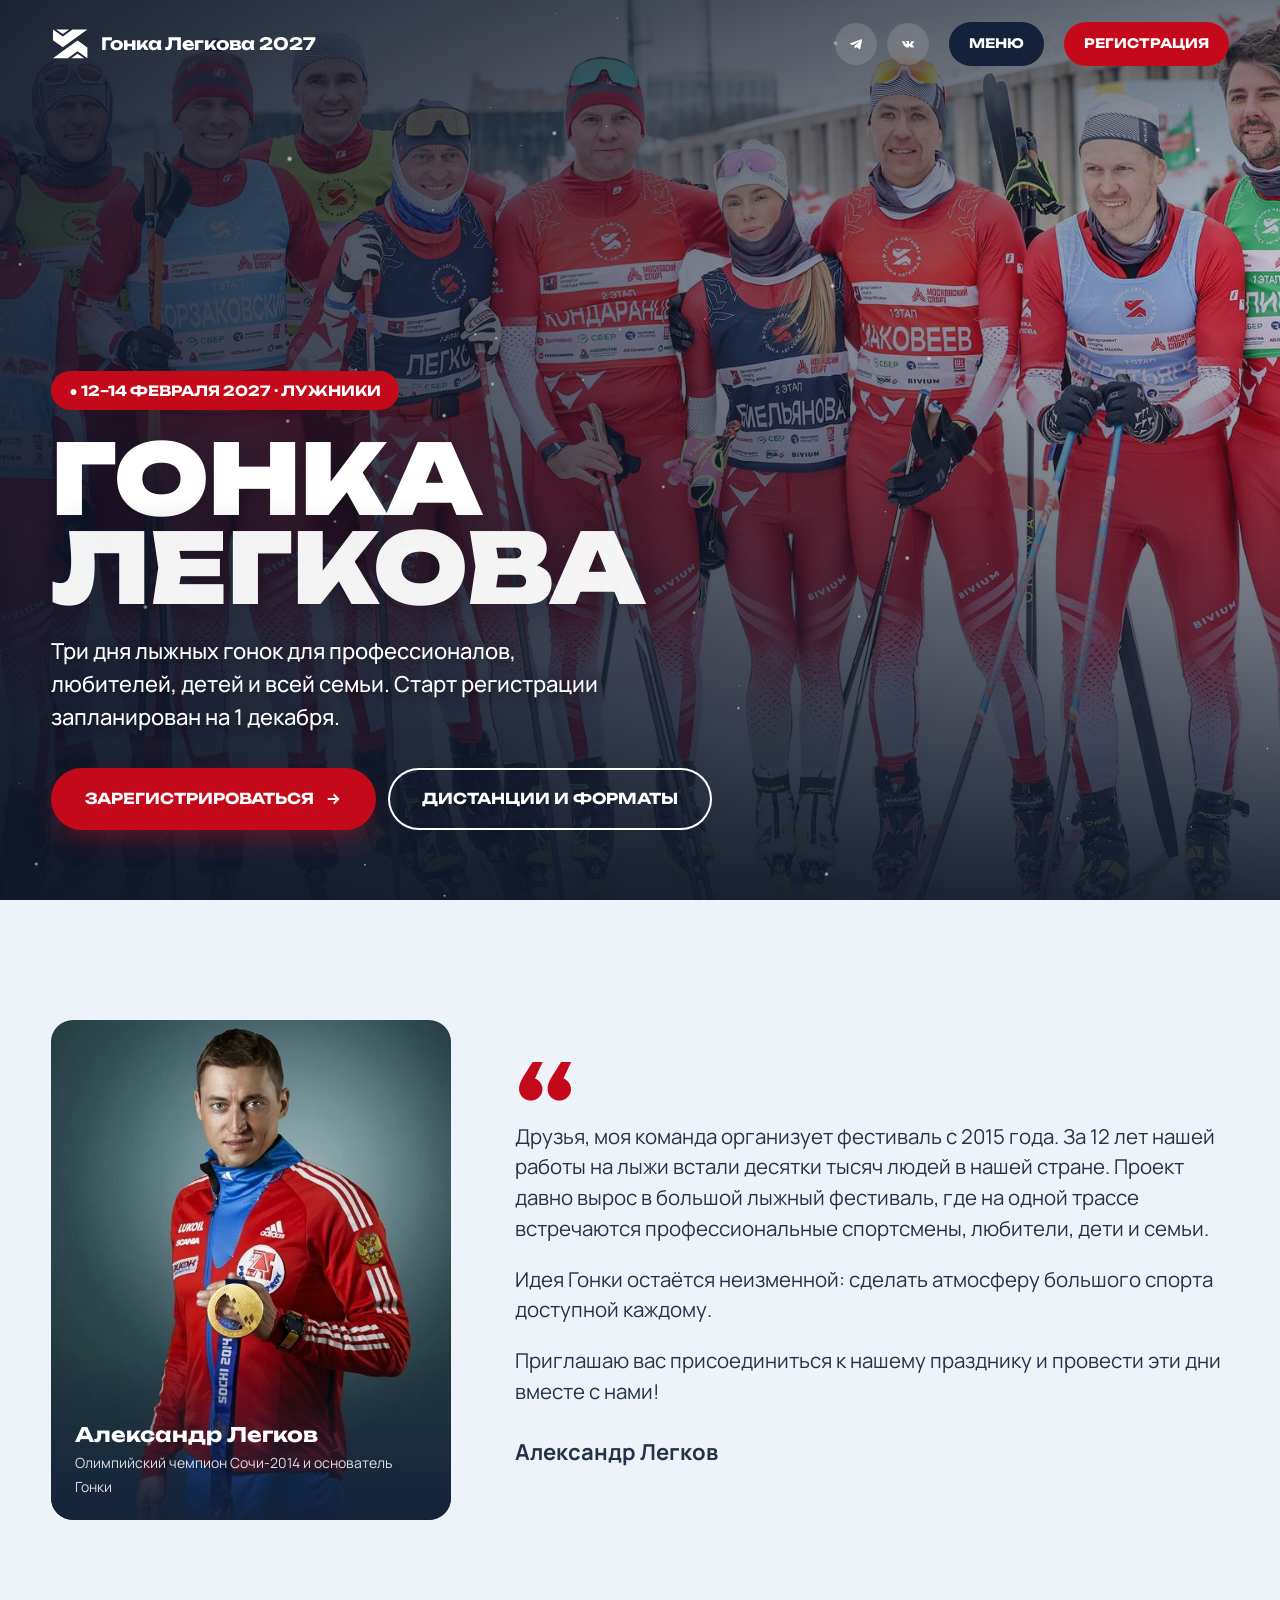
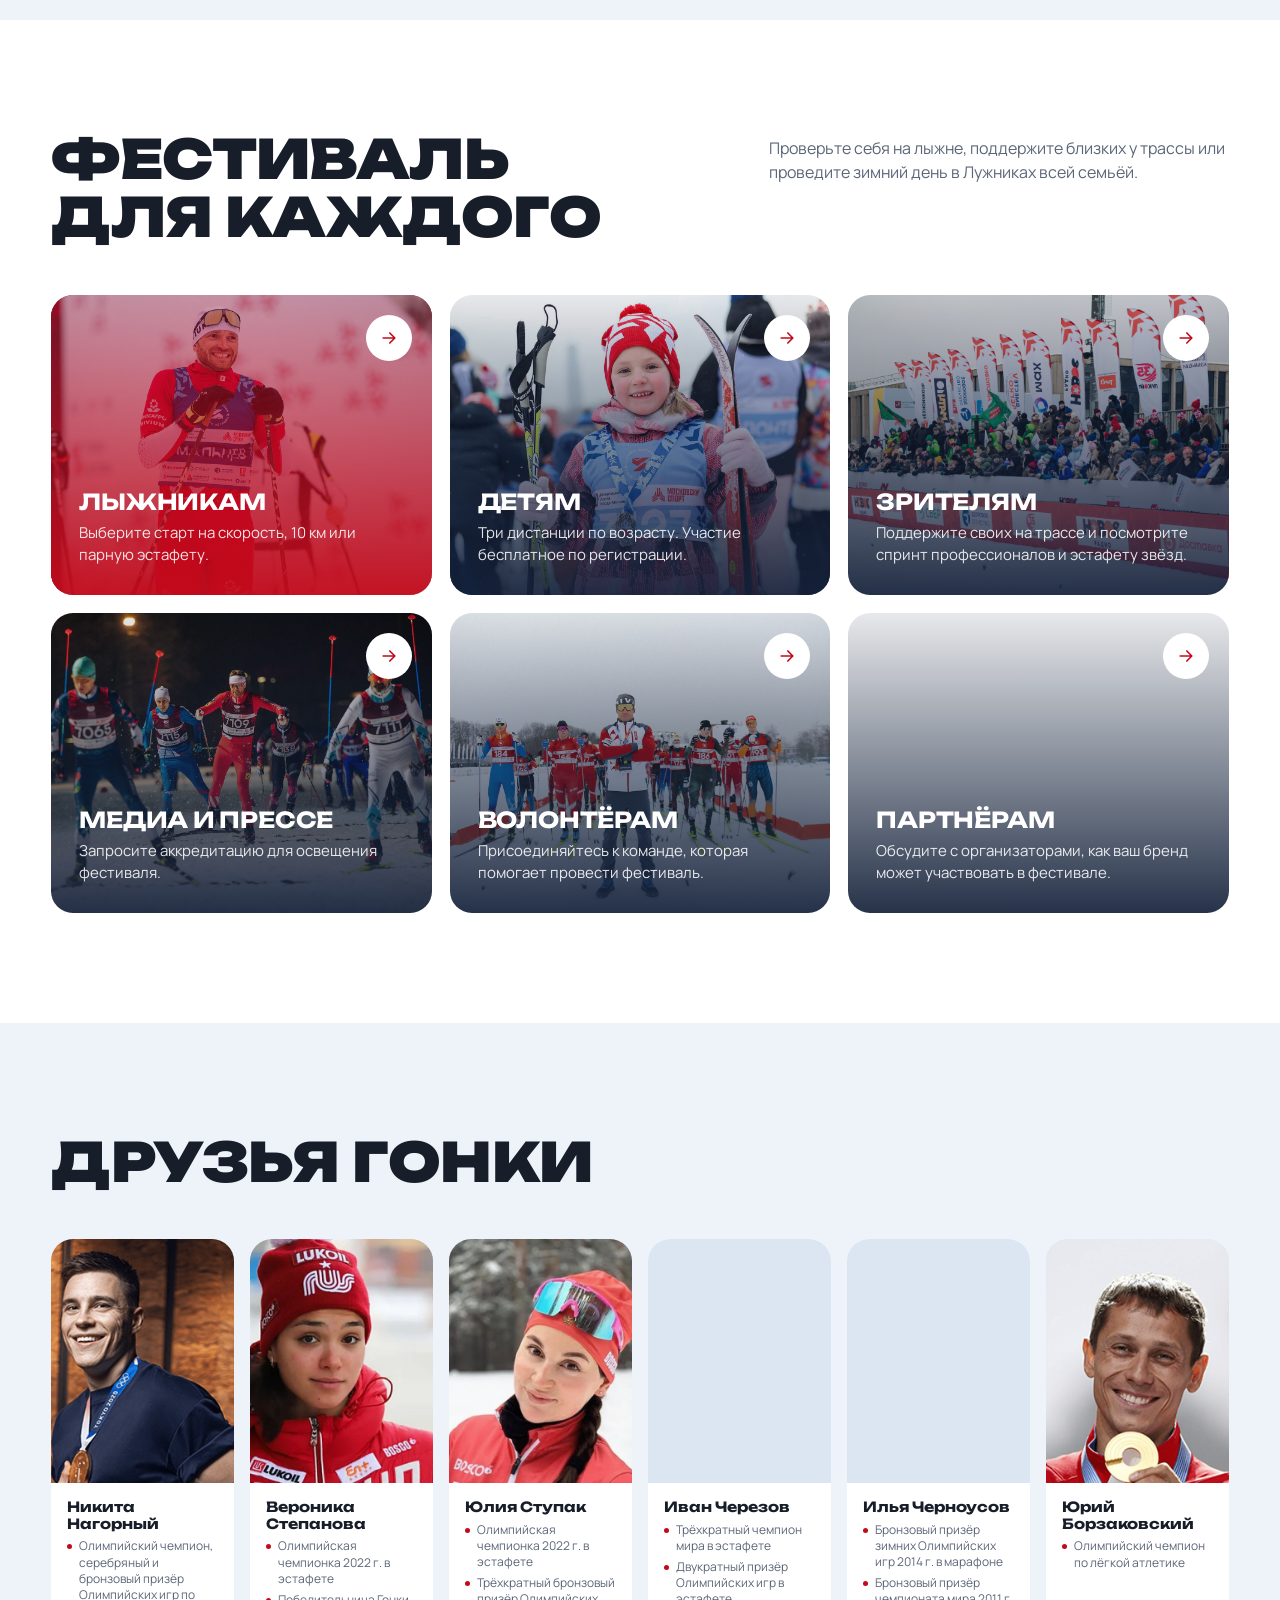
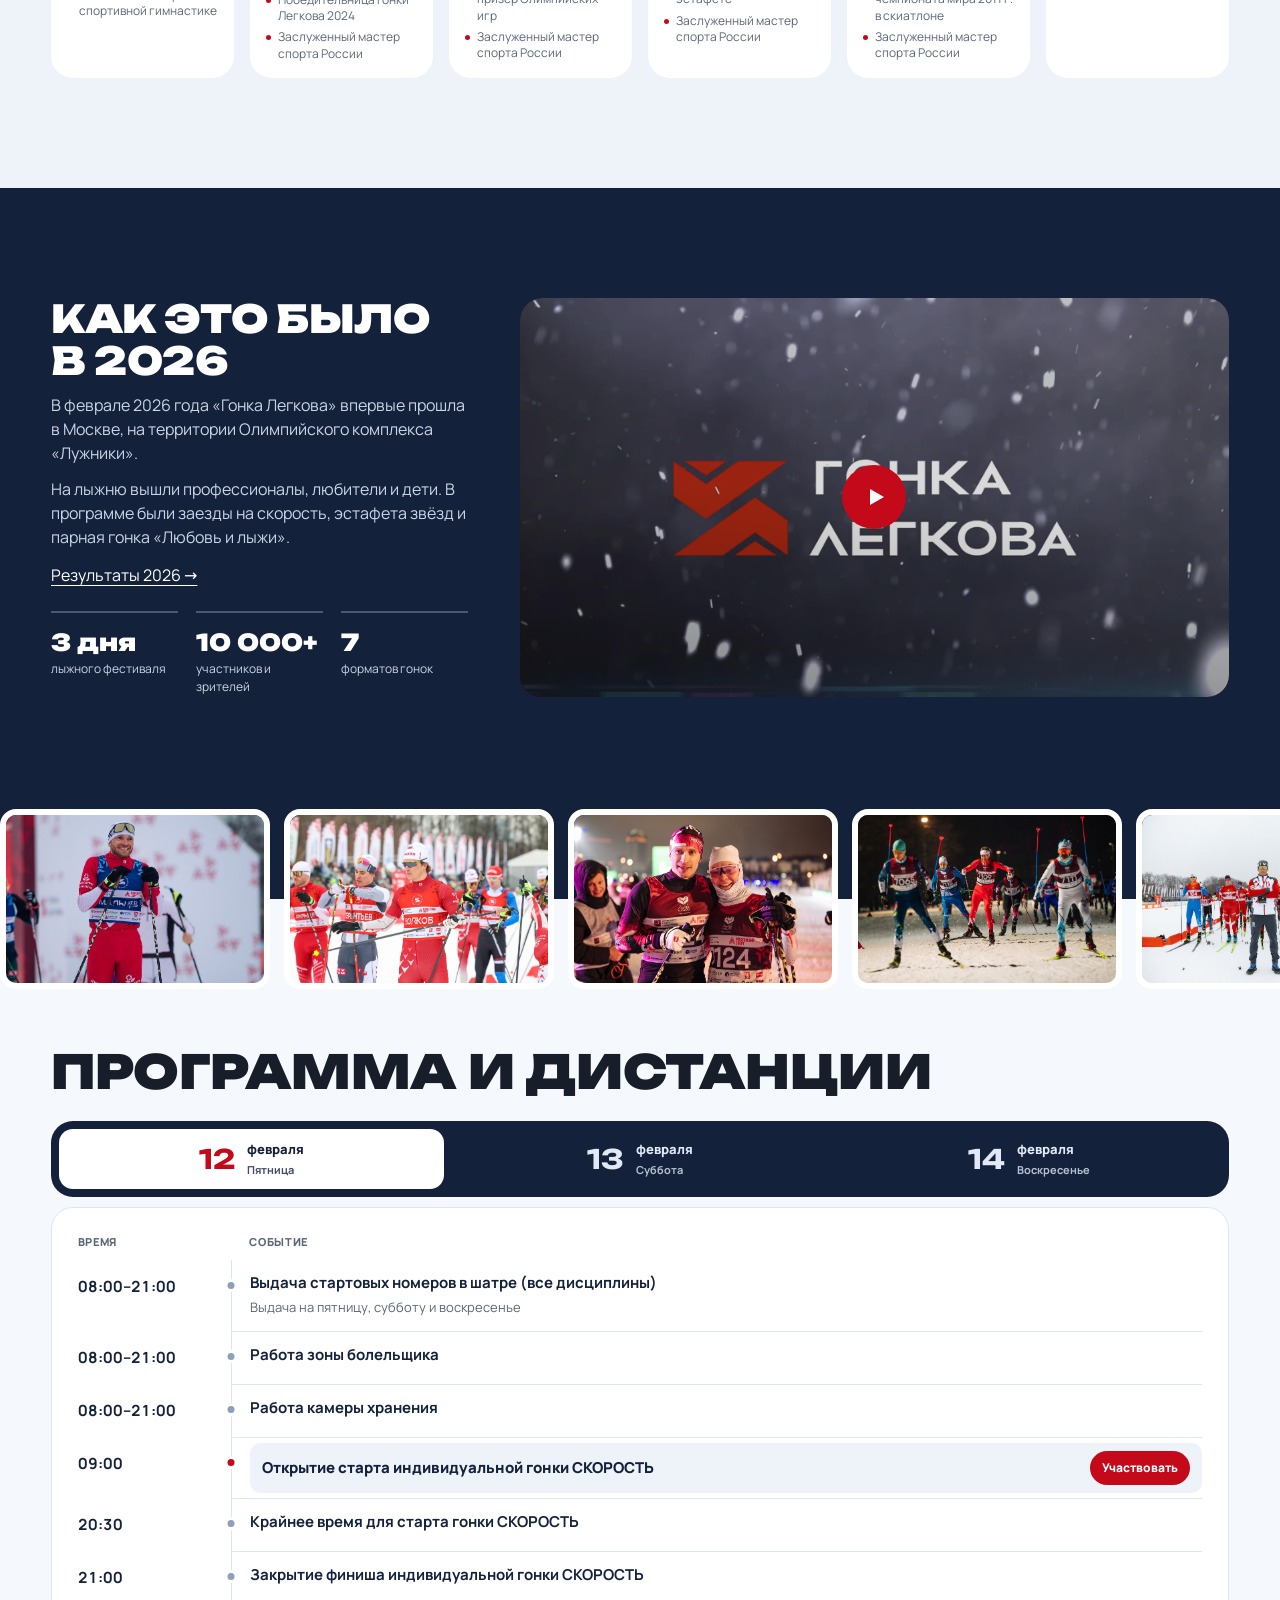
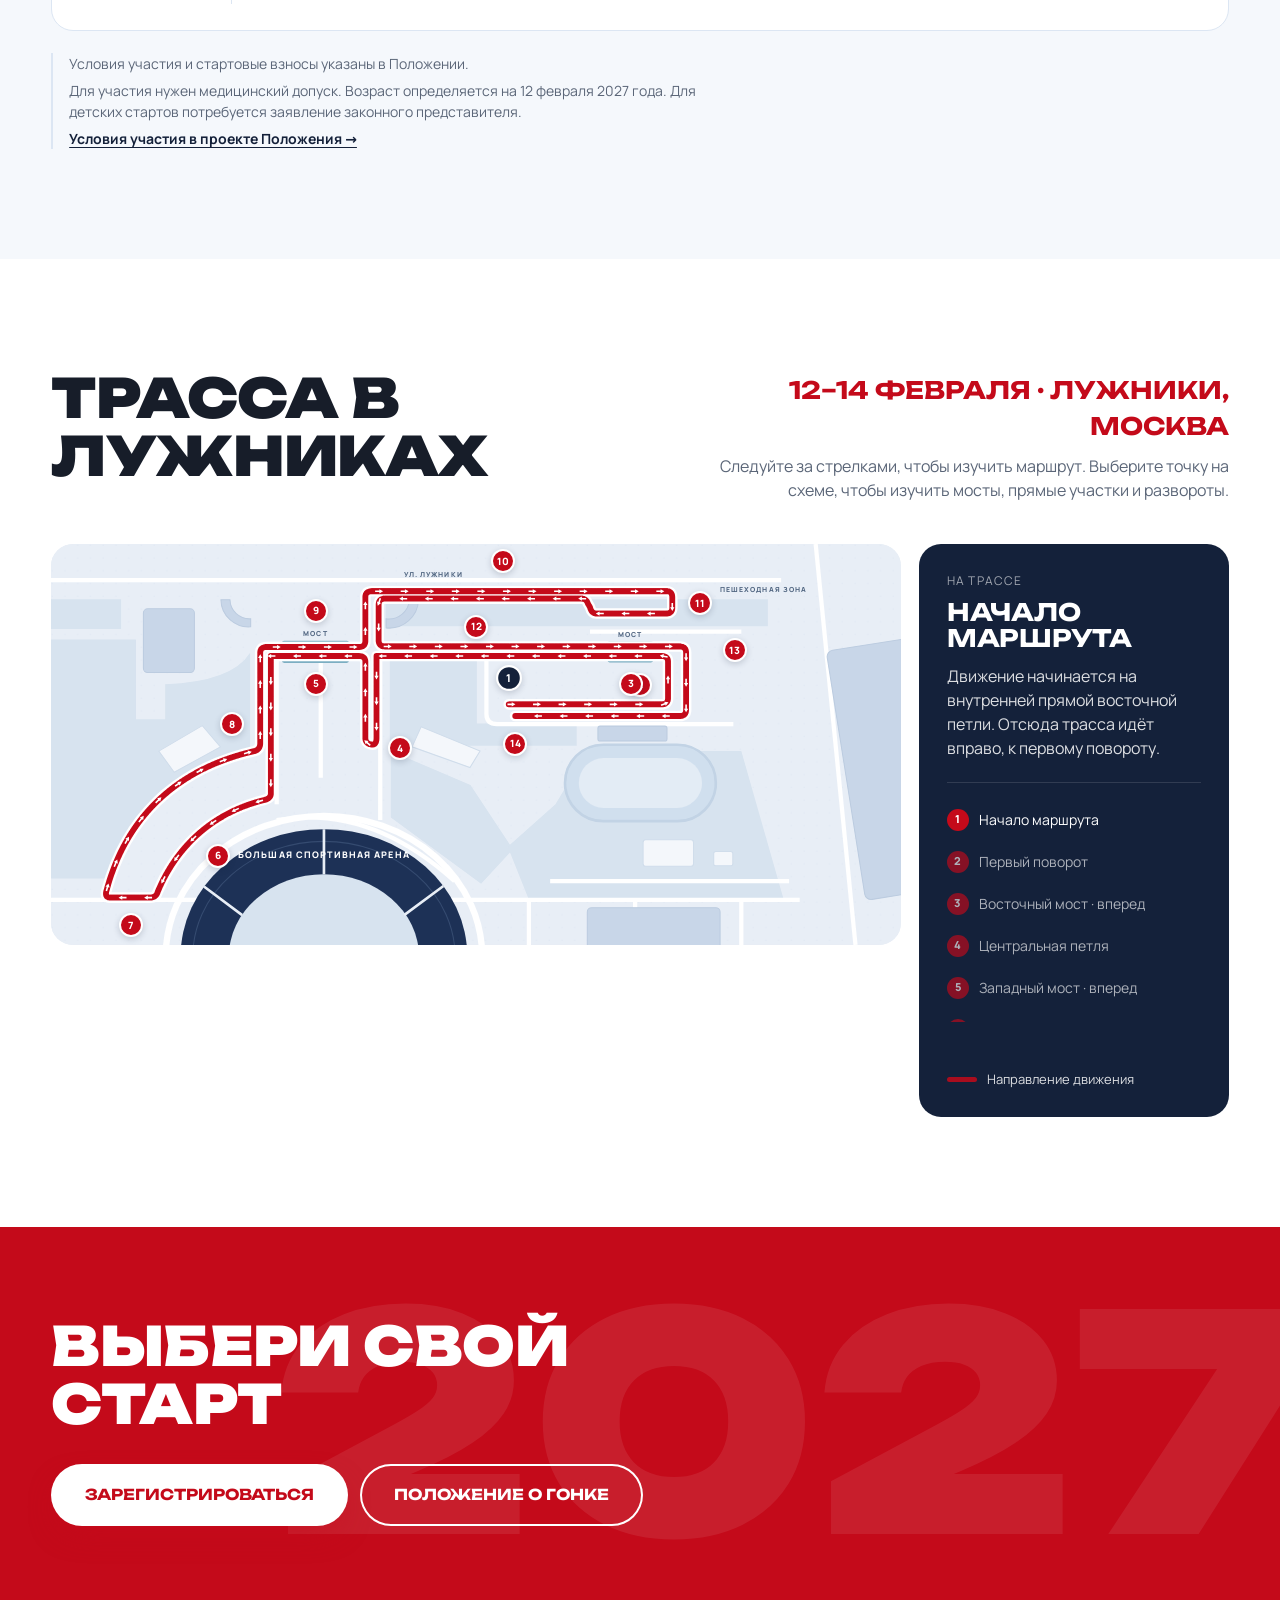
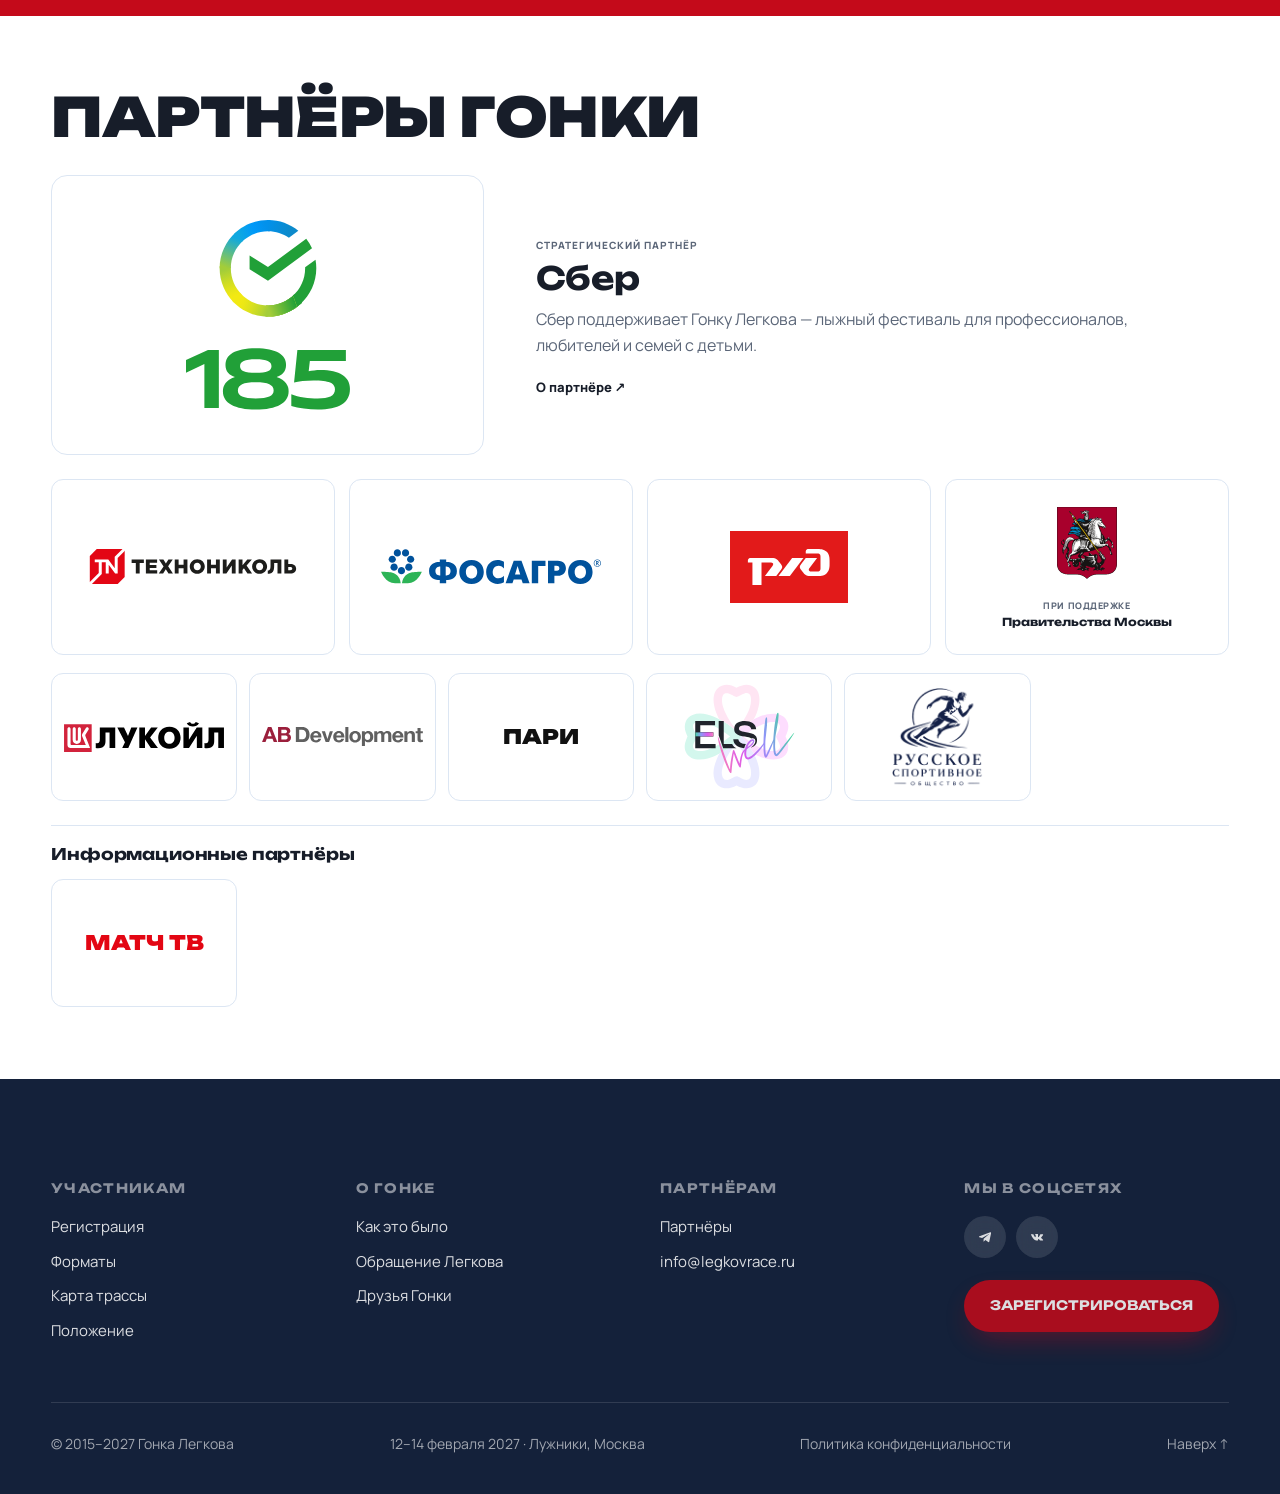
<file: index.html>
<!doctype html>
<html lang="ru">
<head>
<meta charset="utf-8">
<meta http-equiv="Content-Security-Policy" content="default-src 'self'; script-src 'self' 'unsafe-inline'; style-src 'self' 'unsafe-inline'; font-src 'self'; img-src 'self' data:; frame-src https://kinescope.io; connect-src 'self'; object-src 'none'; base-uri 'self'; form-action 'self'">
<meta name="referrer" content="strict-origin-when-cross-origin">
<style id="afc">html{display:none!important}</style><script>if(self===top){document.getElementById('afc').remove()}else{top.location=self.location}</script>

<meta name="viewport" content="width=device-width,initial-scale=1">
<title>Гонка Легкова 2027</title>
<meta name="description" content="Гонка Легкова 2027 — главный лыжный фестиваль страны: 12–14 февраля, Олимпийский комплекс «Лужники», Москва. Гонки для профессионалов, любителей, детей и всей семьи. Начало регистрации запланировано на 1 декабря.">
<meta name="robots" content="index,follow,max-image-preview:large">
<meta name="theme-color" content="#14213a">
<meta name="author" content="Гонка Легкова">
<!-- DOMAIN PLACEHOLDER: replace https://legkovrace.ru/ everywhere (canonical, og, JSON-LD, robots.txt, sitemap.xml) once the real domain is live -->
<link rel="canonical" href="https://legkovrace.ru/">
<meta property="og:type" content="website">
<meta property="og:locale" content="ru_RU">
<meta property="og:site_name" content="Гонка Легкова">
<meta property="og:title" content="Гонка Легкова 2027 — лыжный фестиваль в Лужниках">
<meta property="og:description" content="12–14 февраля 2027, Олимпийский комплекс «Лужники», Москва. Главный лыжный фестиваль страны для профессионалов, любителей и всей семьи.">
<meta property="og:url" content="https://legkovrace.ru/">
<meta property="og:image" content="https://legkovrace.ru/img/OpenGraphImage.jpg">
<meta property="og:image:alt" content="Гонка Легкова 2027 — лыжный фестиваль в Лужниках">
<meta name="twitter:card" content="summary_large_image">
<meta name="twitter:title" content="Гонка Легкова 2027 — лыжный фестиваль в Лужниках">
<meta name="twitter:description" content="12–14 февраля 2027, Лужники, Москва. Начало регистрации запланировано на 1 декабря.">
<meta name="twitter:image" content="https://legkovrace.ru/img/OpenGraphImage.jpg">
<script type="application/ld+json">
{"@context":"https://schema.org","@graph":[
{"@type":"Organization","@id":"https://legkovrace.ru/#org","name":"Гонка Легкова","url":"https://legkovrace.ru/","logo":"https://legkovrace.ru/img/favicon-180.png","email":"info@legkovrace.ru","foundingDate":"2015","founder":{"@type":"Person","name":"Александр Легков"},"sameAs":[]},
{"@type":"SportsEvent","@id":"https://legkovrace.ru/#event","name":"Гонка Легкова 2027","description":"Главный лыжный фестиваль страны: три дня гонок для профессионалов, любителей, детей и всей семьи.","sport":"Лыжные гонки","startDate":"2027-02-12","endDate":"2027-02-14","eventStatus":"https://schema.org/EventScheduled","eventAttendanceMode":"https://schema.org/OfflineEventAttendanceMode","image":["https://legkovrace.ru/img/OpenGraphImage.jpg"],"url":"https://legkovrace.ru/","inLanguage":"ru",
"location":{"@type":"Place","name":"Олимпийский комплекс «Лужники»","address":{"@type":"PostalAddress","streetAddress":"ул. Лужники, 24","addressLocality":"Москва","postalCode":"119048","addressCountry":"RU"}},
"organizer":{"@id":"https://legkovrace.ru/#org"},"performer":{"@type":"Person","name":"Александр Легков"},
"offers":{"@type":"Offer","url":"https://reg.legkovrace.ru/","validFrom":"2026-12-01","priceCurrency":"RUB"}}
]}
</script>
<link rel="icon" type="image/svg+xml" href="img/favicon.svg">
<link rel="apple-touch-icon" href="img/favicon-180.png">
<link rel="preconnect" href="https://kinescope.io">
<link rel="dns-prefetch" href="https://kinescope.io">
<link href="fonts/fonts.css" rel="stylesheet">
<style>
:root{--navy:#14213a;--navy2:#1d3156;--red:#c40a1a;--red2:#e0142a;--ice:#eef3fa;--ice2:#dce6f3;--ink:#171d29;--mut:#5b6678;--w:#fff;--r:22px}
*{box-sizing:border-box;margin:0;padding:0}
html{scroll-behavior:smooth;scrollbar-color:var(--red) var(--navy)}
@media(prefers-reduced-motion:reduce){html{scroll-behavior:auto}}
::-webkit-scrollbar{width:10px;height:10px}::-webkit-scrollbar-track{background:var(--navy)}::-webkit-scrollbar-thumb{background:var(--red);border-radius:10px;border:2px solid var(--navy)}::-webkit-scrollbar-thumb:hover{background:var(--red2)}
::selection{background:var(--red);color:#fff}
:focus{outline:none}:focus-visible{outline:3px solid var(--red);outline-offset:3px;border-radius:8px}
button{font:inherit;color:inherit}
a,button,select,summary,label,[onclick],.card,.am,.pin,.info li,.vid,.soc a,.ph,.strip img,.stats div{cursor:pointer}
input::placeholder{color:#8a94a6}
html,body{overflow-x:hidden;overflow-x:clip;max-width:100%}
body{font-family:Manrope,system-ui,sans-serif;color:var(--ink);background:var(--w);line-height:1.5;overflow-x:hidden}
img{max-width:100%;display:block}
a{color:inherit;text-decoration:none}
.wrap{max-width:1840px;margin:0 auto;padding:0 clamp(16px,4vw,72px)}
h1,h2,h3,.uf{font-family:Unbounded,sans-serif;letter-spacing:-.01em;line-height:1.08}
h2{font-size:clamp(28px,4.4vw,54px);font-weight:900;text-transform:uppercase}
.btn{display:inline-flex;align-items:center;gap:10px;background:var(--red);color:#fff;font-family:Unbounded;font-weight:700;font-size:15px;text-transform:uppercase;padding:20px 34px;border-radius:999px;border:0;cursor:pointer;transition:.25s;box-shadow:0 12px 30px -10px rgba(196,10,26,.6)}
.btn:hover{background:var(--red2);transform:translateY(-2px)}
.btn.ghost{background:transparent;border:2px solid currentColor;box-shadow:none}
.btn svg{width:18px;height:18px}

/* Hero navigation scrolls with the page. */
.hero header{position:absolute;inset:0 0 auto;z-index:20;color:#fff;pointer-events:none}
header a,header button,header nav{pointer-events:auto}
.nav{font-weight:700;font-size:14px}
.nav a{color:#fff;white-space:nowrap}
.nav a:hover,.nav a:focus-visible{text-decoration:underline;text-underline-offset:4px}
.nav-toggle{display:inline-flex;align-items:center;justify-content:center;min-height:44px;background:var(--navy);color:#fff;border:0;border-radius:999px;padding:10px 20px;font-family:Unbounded,sans-serif;font-size:13px;font-weight:700;text-transform:uppercase;cursor:pointer;transition:background .25s}
@media(hover:hover){.nav-toggle:hover{background:var(--navy2)}}
.hreg.btn{padding:12px 20px;font-size:13px;white-space:nowrap;cursor:pointer;box-shadow:none;transition:background .25s}
.hreg.btn:hover{background:var(--red2);transform:none}
 header .hd{justify-content:flex-start}
 header .logo{margin-right:auto}
 .nav{display:none;position:absolute;top:100%;right:clamp(16px,4vw,72px);width:min(280px,calc(100vw - 32px));max-height:65vh;overflow:auto;padding:12px;background:var(--navy);border-radius:16px;box-shadow:0 12px 32px rgba(20,33,58,.25)}
 .nav.on{display:grid;gap:0}
 .nav a{padding:10px 12px}
@media(max-width:640px){
 header .hd{gap:8px}
 header .soc{gap:4px}
 header .soc a{width:28px;height:36px;background:transparent}
 header .soc img{width:20px;height:20px}
 .nav-toggle,.hreg.btn{min-height:36px;padding:5px 11px}
 .nav-toggle{font-size:13px}
 .hreg.btn{font-size:11px}
}
@media(max-width:360px){header .hd{gap:4px}.nav-toggle,.hreg.btn{padding-inline:8px}.hreg.btn{font-size:10px}header .logo .mk{height:28px}}
.hd{display:flex;align-items:center;justify-content:space-between;gap:20px;padding:22px clamp(16px,4vw,72px);max-width:1840px;margin:0 auto}
.logo{display:flex;align-items:center;gap:12px}
.logo .mk{height:34px;width:auto;filter:brightness(0) invert(1)}.logo span{font-weight:700;font-size:17px}
.hd .tag{font-family:Unbounded;font-weight:500;font-size:13px;text-transform:uppercase;opacity:.85;letter-spacing:.06em}
.soc{display:flex;gap:10px}
.soc a{width:42px;height:42px;border-radius:50%;background:rgba(255,255,255,.14);backdrop-filter:blur(8px);display:grid;place-items:center;transition:.2s;font-weight:800;font-size:13px}
.soc a:hover{background:var(--red)}.soc img{width:22px;height:22px;filter:brightness(0) invert(1)}

/* hero */
.hero{position:relative;min-height:100svh;min-height:100lvh;color:#fff;display:flex;align-items:flex-end;overflow:hidden;background:var(--navy)}
.hero>img{position:absolute;inset:0;width:100%;height:100%;object-fit:cover;object-position:center top;transform-origin:center top;transform:scale(1.08);animation:kb 18s ease-out forwards}
@keyframes kb{to{transform:scale(1)}}
.hero:after{content:"";position:absolute;inset:0;background:linear-gradient(90deg,rgba(14,22,40,.88) 0%,rgba(14,22,40,.6) 45%,rgba(14,22,40,.2) 100%),linear-gradient(180deg,rgba(14,22,40,.5) 0%,transparent 30%,rgba(14,22,40,.9) 100%)}
.hero .wrap{position:relative;z-index:2;padding-bottom:70px;padding-top:140px;width:100%}
.date{display:inline-flex;gap:10px;align-items:center;background:var(--red);padding:9px 18px;border-radius:999px;font-family:Unbounded;font-weight:700;font-size:14px;text-transform:uppercase;margin-bottom:24px}
.hero h1{font-size:clamp(40px,7.6vw,112px);text-shadow:0 6px 40px rgba(10,16,30,.45);font-weight:900;text-transform:uppercase;line-height:.92}
.hero h1 span{color:#fff;opacity:.95}
.hero .sub{font-size:clamp(17px,2vw,22px);max-width:560px;margin:22px 0 34px;font-weight:500;text-shadow:0 2px 12px rgba(0,0,0,.5)}
.hero-row{display:flex;flex-wrap:wrap;gap:12px;align-items:center}
.snow{position:absolute;inset:0;width:100%;height:100%;z-index:1;pointer-events:none}

/* letter */
.letter{padding:120px 0 100px;background:var(--ice)}
.lt{display:grid;grid-template-columns:minmax(300px,400px) 1fr;gap:64px;align-items:center}
.ph{position:relative;border-radius:var(--r);overflow:hidden;aspect-ratio:4/5;background:var(--navy)}
.ph img{width:100%;height:100%;object-fit:cover}
.ph .cap{position:absolute;left:0;right:0;bottom:0;padding:70px 24px 22px;background:linear-gradient(transparent,rgba(20,33,58,.95));color:#fff}
.ph .cap b{font-family:Unbounded;font-size:20px;display:block}
.ph .cap span{font-size:14px;opacity:.85}
.q{font-family:Unbounded;font-size:120px;color:var(--red);line-height:.6;height:50px}
.lt p{font-size:clamp(18px,1.6vw,26px);margin-bottom:20px;color:#26324a}
.sign{display:flex;align-items:center;gap:16px;margin-top:30px}
.sign i{font-style:normal;font-weight:700;font-size:clamp(18px,1.8vw,22px);color:#26324a}

/* audiences */
.aud{padding:110px 0}
.hrow{display:flex;justify-content:space-between;align-items:flex-start;gap:24px;margin-bottom:48px;flex-wrap:wrap}
.hrow p{max-width:460px;color:var(--mut);margin-top:.35em}
.grid6{display:grid;grid-template-columns:repeat(3,1fr);gap:18px}
.card{position:relative;border-radius:var(--r);overflow:hidden;min-height:300px;padding:28px;color:#fff;display:flex;flex-direction:column;justify-content:flex-end;isolation:isolate;transition:.35s;cursor:pointer}
.card img{position:absolute;inset:0;width:100%;height:100%;object-fit:cover;z-index:-2;transition:.6s}
.card:after{content:"";position:absolute;inset:0;z-index:-1;background:linear-gradient(180deg,rgba(20,33,58,.1),rgba(20,33,58,.92))}
.card:hover img{transform:scale(1.07)}
.card:hover{transform:translateY(-4px)}

.card .ar{position:absolute;top:20px;right:20px;width:46px;height:46px;border-radius:50%;background:#fff;color:var(--red);display:grid;place-items:center;transition:.3s}
.card .ar svg{display:block;width:20px;height:20px}
.card:hover .ar{background:var(--red);color:#fff;transform:rotate(-45deg)}
.card h3{font-size:22px;font-weight:700;text-transform:uppercase;margin-bottom:8px}
.card p{opacity:.88;font-size:15px}
.card.hl{background:var(--red)}
.card.hl:after{background:linear-gradient(180deg,rgba(196,10,26,.3),rgba(196,10,26,.95))}
.card .num{font-family:Unbounded;font-weight:900;font-size:56px;line-height:1;margin-bottom:6px}

/* 2026 */
.past{background:var(--navy);color:#fff;padding:110px 0 0;position:relative;z-index:2}
.swrap{overflow:hidden;padding:24px 0;transform:translateY(50%);margin:-70px 0 0;}
.past+.fr{padding-top:170px}
.vtxt{display:flex;flex-direction:column;justify-content:center;gap:24px;container-type:inline-size}
.vtxt h2{font-size:clamp(28px,3vw,50px)}
.vtxt p{color:#ccd5e5;margin-top:12px;max-width:54ch}
.vresults{display:inline-block;margin-top:14px;text-decoration:underline;text-underline-offset:4px}
.vgrid{display:grid;grid-template-columns:minmax(0,1fr) minmax(0,1.7fr);gap:clamp(24px,4vw,72px);align-items:stretch;margin-bottom:44px}
.stats{display:grid;grid-template-columns:repeat(3,minmax(0,1fr));gap:clamp(8px,1.4vw,20px)}
@media(max-width:1000px){.vgrid{grid-template-columns:minmax(0,1fr)}.vgrid>*{min-width:0}.vgrid .vid{min-height:0!important;height:auto!important;width:100%;aspect-ratio:16/9!important;align-self:start!important}.vgrid .vid{order:2}}
.stats div{border-top:2px solid rgba(255,255,255,.25);padding-top:12px}
.stats b{font-family:Unbounded;font-size:clamp(16px,5.6cqi,38px);white-space:nowrap;font-weight:900;display:block;color:#fff}
.stats span{display:block;font-size:clamp(12px,2.8cqi,15px);color:#ccd5e5}
.vgrid .vid{align-self:stretch;aspect-ratio:16/9;height:auto;min-height:340px}.vgrid .vid img{position:absolute;inset:0}.vid{position:relative;border-radius:var(--r);overflow:hidden;aspect-ratio:16/9;display:block;background:#000}
.vid img{width:100%;height:100%;object-fit:cover;transition:.6s}
.vid iframe{position:absolute;inset:0;width:100%;height:100%;border:0}
.vid:hover img{transform:scale(1.04)}
.vid .play{position:absolute;inset:0;margin:auto;width:64px;height:64px;border-radius:50%;background:var(--red);display:grid;place-items:center;box-shadow:0 0 0 0 rgba(196,10,26,.6);animation:pulse 2s infinite}
@keyframes pulse{70%{box-shadow:0 0 0 30px rgba(196,10,26,0)}100%{box-shadow:0 0 0 0 rgba(196,10,26,0)}}
.vid .play svg{width:24px;margin-left:3px}
.strip img{box-shadow:none;border:6px solid #fff;cursor:default}.strip{display:flex;gap:14px;margin-top:0;animation:mq 50s linear infinite;width:max-content}
.strip img{height:180px;width:270px;object-fit:cover;border-radius:16px}
@keyframes mq{to{transform:translateX(-50%)}}

/* friends */
.fr{padding:110px 0;background:var(--ice)}
.fr h2{white-space:nowrap}
@media(max-width:350px){.fr h2{font-size:8vw}}
.amb{display:grid;grid-template-columns:repeat(6,1fr);gap:16px}
.am{background:#fff;border-radius:var(--r);overflow:hidden;transition:.3s}
.am:hover{transform:translateY(-6px);box-shadow:0 24px 40px -20px rgba(20,33,58,.35)}
.am .im{aspect-ratio:3/4;background:var(--ice2);overflow:hidden}
.am img{width:100%;height:100%;object-fit:cover;object-position:top;transition:.4s}
.am:hover img{transform:scale(1.05)}
.am div.t{padding:16px}
.am b{font-family:Unbounded;font-size:14px;display:block;margin-bottom:6px;line-height:1.2}
.am span{font-size:12px;color:var(--mut);display:block;line-height:1.35;padding-left:12px;position:relative;margin-top:5px}.am span:before{content:"";position:absolute;left:0;top:.5em;width:5px;height:5px;border-radius:50%;background:var(--red)}
.fr .cta{margin-top:40px}.fr .cta .btn{width:100%;justify-content:center;padding:26px}

/* map */
.mp{padding:110px 0}
.mphead{display:grid;grid-template-columns:1.1fr 1fr;gap:30px;margin-bottom:40px;align-items:stretch}.mright{text-align:right;justify-self:end;max-width:600px;display:flex;flex-direction:column;justify-content:space-between;align-self:stretch;padding:.2em 0 .1em}.mright .place{margin:0 0 10px}.mright p{margin:0;color:var(--mut)!important}@media(max-width:1000px){.mright{text-align:left;justify-self:start}}
.place{font-family:Unbounded;font-weight:700;color:var(--red);font-size:clamp(18px,2vw,24px);text-transform:uppercase;margin-top:14px}
.mapbox{display:grid;grid-template-columns:minmax(0,1fr) 310px;gap:18px;align-items:stretch}
.map{position:relative;border-radius:var(--r);overflow:hidden;background:#e8eef6}
.msvg{display:block;width:100%;height:auto;font-family:Manrope,sans-serif}.flow{animation:flow 1.2s linear infinite}@keyframes flow{to{stroke-dashoffset:-24}}
.dist{background:var(--red);border-radius:16px;padding:16px 18px;margin-top:auto}.info ul{margin-bottom:24px}.dist span{display:block;font-size:12px;text-transform:uppercase;letter-spacing:.08em;opacity:.85}.dist b{font-family:Unbounded;font-size:30px}
.pin{position:absolute;transform:translate(-50%,-50%);width:34px;height:34px;border-radius:50%;background:var(--red);border:3px solid #fff;cursor:pointer;box-shadow:0 6px 16px rgba(0,0,0,.25);display:grid;place-items:center;color:#fff;font-weight:800;font-size:13px;transition:.2s}
.pin:before{content:"";position:absolute;inset:-8px;border-radius:50%;border:2px solid var(--red);animation:ring 2s infinite;opacity:0}
@keyframes ring{0%{transform:scale(.6);opacity:1}100%{transform:scale(1.5);opacity:0}}
.pin.on,.pin:hover{background:var(--navy);transform:translate(-50%,-50%) scale(1.15)}
.info{background:var(--navy);color:#fff;border-radius:var(--r);padding:28px;display:flex;flex-direction:column}
.info .lbl{font-size:12px;text-transform:uppercase;letter-spacing:.1em;opacity:.6}
.info h3{font-size:24px;margin:10px 0 12px;text-transform:uppercase}
.info p{opacity:.85}
.info ul{list-style:none;margin-top:22px;padding-top:20px;border-top:1px solid rgba(255,255,255,.12);display:grid;gap:8px}
.info li{display:flex;gap:10px;align-items:center;font-size:14px;cursor:pointer;opacity:.7;transition:.2s}
.info li:hover,.info li.on{opacity:1}
.info li i{width:22px;height:22px;border-radius:50%;background:var(--red);font-style:normal;font-size:11px;font-weight:800;display:grid;place-items:center}

/* reg band */
.reg{background:var(--red);color:#fff;padding:90px 0;position:relative;overflow:hidden;overflow:clip}
.reg .wrap{display:flex;justify-content:space-between;align-items:center;gap:30px;flex-wrap:wrap;position:relative}
.reg h2{max-width:720px}
.reg .btn{background:#fff;color:var(--red)}
.reg:before{content:"2027";position:absolute;right:-30px;top:50%;transform:translateY(-50%);font-family:Unbounded;font-weight:900;font-size:300px;opacity:.08;line-height:1}

/* partners */
.partner-lead{position:relative;display:flex;flex-direction:column;align-items:center;justify-content:center;gap:32px;grid-column:1/3;grid-row:1/3;min-width:0;min-height:440px;padding:48px clamp(24px,4vw,56px);border-radius:16px;background:#fff;text-align:center;transition:box-shadow .3s ease}
.partner-lead::before{content:"";position:absolute;top:24px;left:50%;width:48px;height:3px;border-radius:3px;background:#1aa64b;transform:translateX(-50%)}
.partner-lead .pr{order:2;max-width:100%;margin:0;font-size:clamp(10px,1vw,13px);line-height:1.5;letter-spacing:.12em;text-transform:uppercase;color:#38754a}
.partner-lead img{width:auto;max-width:100%;height:230px;object-fit:contain}
.partner-lead img,.pc .lg{transition:transform .3s ease}
@media(hover:hover){.partner-lead:hover,.pc:hover{box-shadow:inset 0 0 0 2px #c6d3e7}.partner-lead:hover img,.pc:hover .lg{transform:translateY(-5px)}}
.partner-grid{display:grid;grid-template-columns:repeat(4,minmax(0,1fr));gap:20px}
.partner-lead,.pc{border:1px solid var(--ice2)}
.pc .lg{display:flex;align-items:center;justify-content:center;width:100%;height:100px}
.pc .lg img{display:block;max-width:min(100%,240px);max-height:80px;width:auto;height:auto}
.pc .lg .rso{filter:brightness(0) saturate(100%) invert(12%) sepia(40%) saturate(1800%) hue-rotate(200deg) brightness(.9)}
.pc .tl{font-size:clamp(18px,2.4vw,32px)}
.tl{font-family:Unbounded;font-weight:900;font-size:30px}
.fdoc{margin-top:14px;display:flex;gap:18px;flex-wrap:wrap;font-size:14px}.fdoc a{color:inherit;opacity:.75}.fdoc a:hover{opacity:1}
.pt{padding:110px 0;background:#fff}.pt .hrow{justify-content:flex-start}
.logos{display:grid;grid-template-columns:repeat(2,1fr);gap:28px;margin-top:48px}
.pc{display:flex;flex-direction:column;align-items:center;justify-content:center;gap:16px;min-width:0;min-height:210px;padding:32px 24px;border-radius:16px;background:#fff;text-align:center;transition:box-shadow .3s ease}
.pl{flex:none;width:120px;height:120px;border-radius:18px;background:var(--ice);display:grid;place-items:center;font-family:Unbounded;font-weight:900;font-size:17px;text-align:center}
.pl img{height:96px;width:auto;filter:brightness(0) saturate(100%) invert(12%) sepia(40%) saturate(1800%) hue-rotate(200deg) brightness(.9)}
.pr{display:inline-block;font-size:11px;font-weight:800;text-transform:uppercase;letter-spacing:.1em;color:var(--red);margin-bottom:6px}
.pc b{display:block;font-family:Unbounded;font-size:clamp(12px,1.2vw,16px);overflow-wrap:anywhere}.pc .pr{margin:0;font-size:10px;letter-spacing:.06em;color:var(--mut)}
.pc p{color:var(--mut);font-size:15px;line-height:1.45}
@media(hover:none){.card:hover img,.am:hover img,.vid:hover img{transform:none!important}.card:hover,.am:hover,.pc:hover{transform:none!important}}
@media(max-width:640px){.hero>img{animation:none;transform:none}.hero{min-height:100svh!important;height:100svh}.hero .wrap{padding-bottom:max(28px,env(safe-area-inset-bottom))!important;padding-top:110px}.hero .sub{margin:16px 0 22px}.soc a{backdrop-filter:none}.strip{will-change:transform}
.logos{grid-template-columns:minmax(0,1fr)!important}.pl{width:80px;height:80px;font-size:12px}.pl img{height:64px}}
.pg{padding:110px 0}
.pg{background:#f5f8fc}
.past+.pg{padding-top:148px}
.pg-heading{margin-bottom:24px}
.pg-heading h2{font-size:clamp(26px,3.65vw,54px);text-wrap:balance}
.pg-layout{display:grid;gap:10px}
[hidden]{display:none!important}
.ptabs{display:grid;grid-template-columns:repeat(3,minmax(0,1fr));gap:4px;background:var(--navy);border-radius:var(--r);padding:8px}
.ptab{display:grid;grid-template-columns:auto auto;justify-content:center;align-items:center;gap:12px;width:100%;padding:11px 8px;border:0;border-radius:14px;background:transparent;color:#e1e8f6;text-align:left;font:inherit;cursor:pointer}
.ptab:hover{background:var(--navy2)}
.ptab b{font-family:Unbounded,sans-serif;font-size:clamp(23px,2.1vw,36px);line-height:1}
.ptab span{font-size:13px;font-weight:800}
.ptab small{display:block;margin-top:2px;font:inherit;font-size:11px;font-weight:600;opacity:.8}
.ptab[aria-selected="true"]{background:#fff;color:var(--navy)}
.ptab[aria-selected="true"] b{color:var(--red)}
.ptab:focus-visible{outline:2px solid #80c8ff;outline-offset:2px}
.pbox,.pday{min-width:0}
.pday{background:#fff;border:1px solid var(--ice2);border-radius:var(--r);padding:clamp(14px,2vw,28px)}
.pday+.pday{margin-top:12px}
.pday[hidden]+.pday{margin-top:0}
.pday:focus-visible{outline:2px solid var(--navy);outline-offset:2px}
.schedule{width:100%;border-collapse:collapse;table-layout:fixed;text-align:left}
.schedule caption{padding:0 0 14px;text-align:left;color:var(--navy);font-family:Unbounded,sans-serif;font-size:clamp(16px,1.6vw,24px);font-weight:800}
.ptabs:not([hidden])+.pbox caption{position:absolute;width:1px;height:1px;padding:0;overflow:hidden;clip-path:inset(50%);white-space:nowrap}
.schedule thead th{font-size:11px;font-weight:800;text-align:left;text-transform:uppercase;letter-spacing:.06em;color:var(--mut);padding:0 0 10px}
.schedule thead th:first-child{width:clamp(84px,12vw,175px)}
.schedule thead th:last-child{padding-left:18px}
.schedule .ptime{position:relative;vertical-align:top;border-right:1px solid var(--ice2);padding:15px 10px 15px 0;color:var(--navy);text-align:left;font-variant-numeric:tabular-nums;font-size:clamp(12px,1.2vw,16px);white-space:nowrap}
.schedule .ptime::after{content:"";position:absolute;width:7px;height:7px;right:0;top:22px;transform:translateX(50%);border-radius:50%;background:#8c9fbb;box-shadow:0 0 0 3px #fff}
.schedule td{padding:5px 0 5px 18px;vertical-align:top}
.schedule .event{display:flex;align-items:center;justify-content:space-between;gap:8px 20px;padding:9px 0;min-width:0}
.event > div{min-width:0}
.event b{display:block;color:var(--navy);font-size:15px;line-height:1.25}
.event span{display:block;margin-top:5px;color:var(--mut);font-size:13px;line-height:1.45}
.prow:not(:last-child) td{border-bottom:1px solid var(--ice2)}
.prow.entry .event{background:var(--ice);border-radius:10px;padding:8px 12px}
.prow.entry .ptime::after{background:var(--red)}
.prow.entry .event b{font-family:Manrope,sans-serif;font-size:15px;font-weight:800;line-height:1.4;letter-spacing:0}
.prow .event .btn{flex:none;min-height:34px;padding:6px 12px;font:inherit;font-size:12px;font-weight:800;text-transform:none;box-shadow:none}
.prow.love.entry .event{background:#fff0f4}
.prow.love.entry .event b{color:#94183e}
.prow.love .event .btn,.prow.love .ptime::after{background:#a21848}
.pnote{margin-top:22px;padding-left:16px;border-left:2px solid var(--ice2);max-width:75ch;font-size:14px;color:var(--mut)}
.pnote p{margin-bottom:6px}
.pnote a{font-weight:700;text-decoration:underline;text-underline-offset:3px}
.pnote a{color:var(--navy)}
@media(max-width:760px){
 .ptabs{padding:6px}
 .ptab{grid-template-columns:1fr;justify-items:center;gap:4px;padding:8px 5px;text-align:center}
 .ptab b{font-size:22px}
 .ptab span{font-size:11px}
 .ptab small{font-size:10px}
}
@media(max-width:550px){
 .pg-heading{margin-bottom:22px}
 .schedule thead th:first-child{width:69px}
 .schedule thead th:last-child,.schedule td{padding-left:11px}
 .schedule .ptime{font-size:11px;padding-right:6px;white-space:normal}
 .schedule .event{flex-wrap:wrap}
 .prow.entry .event{padding:8px 10px}
 .prow .event .btn{min-height:40px;padding-inline:12px}
}
@media(max-width:640px){
 .pg{padding:68px 0}
 .past+.pg{padding-top:104px}
 .partner-grid{grid-template-columns:repeat(2,minmax(0,1fr));gap:12px}
 .partner-lead{grid-column:1/-1;grid-row:auto;min-height:260px;gap:20px;padding:28px 20px}
   .partner-lead img{height:150px}
 .partner-lead .pr{font-size:10px}
 .pc{min-height:170px;padding:20px 12px;gap:12px}
 .pc .lg{height:80px}
 .pc .lg img{max-height:64px}
 header .uf{display:none}
}


footer{background:var(--navy);color:#fff;padding:100px 0 40px;overflow:hidden}
.ftop{display:grid;grid-template-columns:repeat(4,1fr);gap:40px;padding-bottom:60px;margin-bottom:30px;border-bottom:1px solid rgba(255,255,255,.12)}
.fcol{display:flex;flex-direction:column;gap:12px;align-items:flex-start}
.fcol b{font-family:Unbounded;font-size:13px;text-transform:uppercase;letter-spacing:.1em;opacity:.5;margin-bottom:6px}
.fcol a{opacity:.85;transition:.2s}.fcol a:hover{opacity:1;color:#ff4a57}
.fcol .btn{margin-top:10px;padding:16px 26px;font-size:13px}
.fbot{display:flex;justify-content:space-between;gap:20px;flex-wrap:wrap;font-size:14px;opacity:.6}
.up:hover{color:#ff4a57}
@media(max-width:1000px){.ftop{grid-template-columns:repeat(2,1fr)}}
@media(max-width:640px){.ftop{grid-template-columns:1fr 1fr;gap:32px 20px}.fcol:last-child{grid-column:1/-1}.fcol .btn{width:100%;justify-content:center}footer{padding:60px 0 30px}.fbot{flex-direction:column;gap:8px}}
footer .wrap{font-size:15px}

/* modal */

.reveal-ready .rv{opacity:0;transform:translateY(30px);transition:.8s cubic-bezier(.2,.7,.2,1)}
.reveal-ready .rv.in,.reveal-ready .rv:target,.reveal-ready .rv:focus-within{opacity:1;transform:none}

@media(max-width:1000px){
 .lt,.mphead,.mapbox{grid-template-columns:1fr}
 .ph{max-width:420px}
 .amb{grid-template-columns:repeat(3,1fr)}
 .grid6{grid-template-columns:repeat(2,1fr)}
 .hd .tag{display:none}
}
@media(max-width:640px){
 .wrap,.hd{padding-left:16px;padding-right:16px}
 .grid6{grid-template-columns:1fr}
 .amb,.logos{grid-template-columns:repeat(2,1fr)}
 .card{min-height:230px}
 .hero-row .btn{width:100%;justify-content:center}
 .letter,.aud,.past,.fr,.mp,.pt{padding:70px 0}
 .past{padding-bottom:0!important}.past+.fr{padding-top:130px!important}
 .strip img{height:120px;width:180px}
.past+.fr{padding-top:120px}.past{padding-top:70px}
 .pin{width:28px;height:28px;font-size:11px}
 .soc a{width:36px;height:36px}
 .reg:before{font-size:160px}
}

.course-key{display:flex;align-items:center;gap:10px;margin-top:auto;padding-top:24px;font-size:13px;opacity:.85}
.course-key span{width:30px;height:5px;background:var(--red);border-radius:4px}
.info li button{display:flex;align-items:center;gap:10px;background:none;border:0;color:inherit;font:inherit;text-align:left;padding:6px 0;width:100%;cursor:pointer;opacity:.65}
.info li button.on,.info li button:hover{opacity:1}
.info li{opacity:1}
.mapbox.in .course-line{animation:course-reveal 2.4s ease-out both}
@keyframes course-reveal{from{stroke-dasharray:1;stroke-dashoffset:1}to{stroke-dasharray:1;stroke-dashoffset:0}}
@media(max-width:1200px){.mapbox{grid-template-columns:1fr}.mapbox .info{display:block}.course-key{margin-top:12px}.mapbox .info ul{grid-template-columns:repeat(3,1fr)}}
@media(max-width:600px){.mapbox .info ul{grid-template-columns:1fr}.mapbox .info{padding:22px}.map .pin{width:26px;height:26px;font-size:11px}.map-canvas{min-width:0}.map{overflow:hidden}.mapbox .info li button{padding:10px 0}}
@media(prefers-reduced-motion:reduce){.mapbox.in .course-line{animation:none}}


.map-canvas{position:relative;width:100%}
.map .pin{width:24px;height:24px;border:2px solid #fff;font-size:10px;box-shadow:0 2px 6px #14213a30}
.map .pin:before{display:none}
.map .pin:after{content:"";position:absolute;inset:-10px;border-radius:50%}
.map .pin.on,.map .pin:hover{transform:translate(-50%,-50%) scale(1.08)}
.map .pin:focus-visible{outline:3px solid var(--navy);outline-offset:3px}
.mapbox .map{align-self:start}
@media(min-width:1201px){.mapbox .info ul{max-height:240px;overflow-y:auto;scrollbar-width:thin;scrollbar-color:#ffffff50 transparent;padding-right:8px}}



.pt{padding:72px 0}
.pt .hrow{margin-bottom:28px}
.partner-feature{display:grid;grid-template-columns:repeat(5,minmax(0,1fr));gap:12px;align-items:center;margin-bottom:24px}
.partner-feature .partner-lead{grid-column:1;grid-row:auto;height:148px;min-height:148px;padding:18px;border-radius:12px;gap:0}
.partner-feature .partner-lead:before{display:none}
.partner-feature .partner-lead img{height:94px;width:auto;max-width:100%;object-fit:contain}
.partner-story{grid-column:2/-1;max-width:780px;padding:0 24px}
.partner-story .pr{font-size:10px;color:var(--mut);margin:0 0 8px}
.partner-story h3{font-size:26px;margin:0 0 8px}
.partner-story p{font-size:15px;line-height:1.5;color:var(--mut);margin:0 0 10px;max-width:64ch}
.partner-link{font-size:13px;font-weight:800;text-underline-offset:4px}
.partner-grid{display:flex;flex-wrap:wrap;justify-content:center;gap:12px}
.partner-main{margin-bottom:12px}
.partner-grid .pc{flex:0 0 calc((100% - 48px)/5);height:148px;min-height:148px;padding:16px;border-radius:12px;gap:8px}
.partner-grid .pc .lg{height:66px;flex:none}
.partner-grid .pc .lg img{max-width:min(100%,190px);max-height:60px}
.partner-grid .pc .tl{font-size:clamp(17px,1.7vw,25px)}
.partner-grid .pc b{font-size:11px;line-height:1.4}
.partner-grid .pc .pr{font-size:9px;line-height:1.4}
.partner-media{margin-top:28px;padding-top:22px;border-top:1px solid var(--ice2)}
.partner-media h3{font-size:16px;margin:0 0 16px}
.partner-media .partner-grid{justify-content:flex-start}
@media(max-width:900px){
 .partner-feature{grid-template-columns:repeat(3,minmax(0,1fr))}
 .partner-story{padding:0 12px}
 .partner-grid .pc{flex-basis:calc((100% - 24px)/3)}
}
@media(max-width:600px){
 .pt{padding:52px 0}
 .pt .hrow{margin-bottom:22px}
 .partner-feature{grid-template-columns:repeat(2,minmax(0,1fr));gap:16px 12px;margin-bottom:20px}
 .partner-feature .partner-lead{height:132px;min-height:132px}
 .partner-feature .partner-lead img{height:80px}
 .partner-story{grid-column:1/-1;padding:0}
 .partner-story h3{font-size:23px}
 .partner-story p{font-size:14px}
 .partner-grid .pc{flex-basis:calc((100% - 12px)/2);height:132px;min-height:132px;padding:12px}
 .partner-grid .pc .lg{height:56px}
 .partner-grid .pc .lg img{max-height:52px}
 .partner-grid .pc .tl{font-size:20px}
 .partner-media{margin-top:22px;padding-top:18px}
}
@media(prefers-reduced-motion:reduce){.partner-lead img,.pc .lg{transition:none}}

/* Partner tiers follow the supplied size hierarchy. */
.partner-feature{grid-template-columns:minmax(0,1fr) minmax(0,1.6fr);gap:clamp(24px,4vw,56px);margin-bottom:24px}
.partner-feature .partner-lead{height:280px;min-height:280px;padding:32px;border-radius:16px}
.partner-feature .partner-lead img{height:190px;max-width:100%}
.partner-story{grid-column:2;padding:0;max-width:620px}
.partner-story h3{font-size:32px;margin-bottom:12px}
.partner-story p{font-size:16px;line-height:1.6;margin-bottom:16px}
.partner-main{display:grid;grid-template-columns:repeat(4,minmax(0,1fr));gap:14px;margin-bottom:18px}
.partner-main .pc{height:176px;min-height:176px;padding:20px}
.partner-main .pc .lg{height:80px}
.partner-main .pc .lg img{max-height:72px;max-width:min(100%,220px)}
.partner-support{display:grid;grid-template-columns:repeat(6,minmax(0,1fr));gap:12px;justify-content:start}
.partner-support .pc{height:128px;min-height:128px;padding:12px;gap:6px}
.partner-support .pc .lg{height:54px}
.partner-support .pc .lg img{max-height:48px;max-width:100%}
.partner-support .pc .tl{font-size:20px}
.partner-support .pc .pr{font-size:8px}
.partner-support .pc.pc-els{padding:4px}
.partner-support .pc.pc-els .lg{height:100%}
.partner-support .pc.pc-els .lg img{max-height:100%;max-width:100%;height:100%;width:100%;object-fit:contain}
.partner-media{margin-top:24px;padding-top:20px}
@media(max-width:900px){
 .partner-feature{grid-template-columns:minmax(0,1fr) minmax(0,1.3fr);gap:24px}
 .partner-feature .partner-lead{height:240px;min-height:240px}
 .partner-feature .partner-lead img{height:160px}
 .partner-main{grid-template-columns:repeat(4,minmax(0,1fr))}
 .partner-main .pc{height:150px;min-height:150px;padding:14px}
 .partner-main .pc .lg img{max-height:58px}
 .partner-support{grid-template-columns:repeat(3,minmax(0,1fr))}
}
@media(max-width:600px){
 .partner-feature{grid-template-columns:1fr;gap:18px}
 .partner-feature .partner-lead{grid-column:1;height:240px;min-height:240px}
 .partner-feature .partner-lead img{height:160px}
 .partner-story{grid-column:1}
 .partner-story h3{font-size:26px}
 .partner-story p{font-size:14px}
 .partner-main{grid-template-columns:repeat(2,minmax(0,1fr));gap:12px}
 .partner-main .pc{height:150px;min-height:150px}
 .partner-support{grid-template-columns:repeat(3,minmax(0,1fr));gap:8px}
 .partner-support .pc{height:112px;min-height:112px;padding:9px;gap:5px}
 .partner-support .pc .lg{height:46px}
 .partner-support .pc .lg img{max-height:42px}
 .partner-support .pc .tl{font-size:15px}
}

.partner-support .pc-rso .lg{height:100%}
.partner-support .pc-rso .lg img{height:100%;max-height:100%;width:auto;max-width:100%;object-fit:contain}

.map .pin{margin-left:var(--pin-dx);margin-top:var(--pin-dy)}
@media(max-width:600px){
 .mphead{gap:12px;margin-bottom:22px}
 .mphead h2{margin:0}
 .mright{padding:0;gap:8px}
 .mright .place{margin:0;font-size:16px;line-height:1.45}
 .mright p{font-size:14px;line-height:1.5}
 .map-canvas{min-width:0}
 .map .pin{width:12px;height:12px;font-size:6px;border-width:1px;margin-left:calc(var(--pin-dx)*.35);margin-top:calc(var(--pin-dy)*.25);box-shadow:0 1px 3px #14213a30}
 .map .pin:after{inset:-7px}
 .map{border-radius:16px}
}

.reg-actions{display:flex;gap:12px;flex-wrap:wrap}
.reg .reg-rules{background:transparent;color:#fff;box-shadow:inset 0 0 0 2px #fff}
@media(max-width:600px){
 .reg{background:var(--red);padding:30px 0}
 .reg:before{display:block;font-size:clamp(130px,36vw,210px);right:-12px;top:50%;opacity:.08;pointer-events:none}
 .reg .wrap{display:block;background:transparent;padding:0 22px;border-radius:0}
 .reg h2{font-size:25px;line-height:1.2;max-width:260px;margin:0 0 24px;letter-spacing:-.03em}
 .reg-actions{display:grid;grid-template-columns:1fr;gap:10px}
 .reg .btn{justify-content:center;width:100%;min-height:50px;padding:14px 10px;border-radius:12px;font-family:Manrope,sans-serif;font-size:14px;font-weight:800;line-height:1.3;text-transform:none;box-shadow:none}
 .reg .reg-rules{box-shadow:inset 0 0 0 1px #ffffff80;background:#ffffff08}
}
</style>
</head>
<body>

<section class="hero">
<header id="top">
 <div class="hd">
  <a href="#top" class="logo" aria-label="Гонка Легкова 2027 — наверх"><img src="img/mark.svg" alt="" class="mk"><span class="uf">Гонка Легкова 2027</span></a>
  <div class="soc">
   <a href="https://t.me/legkovrace" target="_blank" rel="noopener noreferrer" aria-label="Telegram"><img src="img/tg.svg" alt=""></a>
   <a href="https://vk.com/legkovrace" target="_blank" rel="noopener noreferrer" aria-label="ВКонтакте"><img src="img/vk.svg" alt=""></a>
  </div>
  <button class="nav-toggle" type="button" aria-expanded="false" aria-controls="site-nav">Меню</button>
  <nav class="nav" id="site-nav" aria-label="Разделы"><a href="#letter">О Гонке</a><a href="#aud">Фестиваль</a><a href="#friends">Друзья Гонки</a><a href="#past">2026</a><a href="#program">Программа</a><a href="#map-sec">Трасса</a><a href="#partners">Партнёры</a></nav>
  <a class="btn hreg" href="https://reg.legkovrace.ru/" target="_blank" rel="noopener">Регистрация</a>
 </div>
</header>

 <img src="img/img-01.jpg" alt="Лыжники на старте Гонки Легкова в Лужниках" fetchpriority="high">
 <canvas class="snow" id="snow"></canvas>
 <div class="wrap">
  <div class="date">● 12–14 февраля 2027 · Лужники</div>
  <h1>Гонка<br><span>Легкова</span></h1>
  <p class="sub">Три дня лыжных гонок для профессионалов, любителей, детей и всей семьи. Старт регистрации запланирован на 1 декабря.</p>
  <div class="hero-row">
   <a class="btn" href="https://reg.legkovrace.ru/" target="_blank" rel="noopener">Зарегистрироваться <svg viewBox="0 0 24 24" fill="none" stroke="currentColor" stroke-width="2.5" aria-hidden="true"><path d="M5 12h14M13 6l6 6-6 6"/></svg></a>
     <a class="btn" href="#program" style="background:transparent;color:#fff;box-shadow:inset 0 0 0 2px #fff">Дистанции и форматы</a>
  </div>
 </div>
</section>

<section class="letter" id="letter">
 <div class="wrap lt">
  <div class="ph rv">
   <img src="img/legkov.jpg" loading="lazy" decoding="async" width="640" height="960" alt="Александр Легков">
   <div class="cap"><b>Александр Легков</b><span>Олимпийский чемпион Сочи-2014 и основатель Гонки</span></div>
  </div>
  <div class="rv" id="history">
   <div class="q" aria-hidden="true">“</div>
   <p>Друзья, моя команда организует фестиваль с 2015 года. За 12 лет нашей работы на лыжи встали десятки тысяч людей в нашей стране. Проект давно вырос в большой лыжный фестиваль, где на одной трассе встречаются профессиональные спортсмены, любители, дети и семьи.</p>
   <p>Идея Гонки остаётся неизменной: сделать атмосферу большого спорта доступной каждому.</p>
   <p>Приглашаю вас присоединиться к нашему празднику и провести эти дни вместе с нами!</p>
   <div class="sign"><i>Александр Легков</i></div>
  </div>
 </div>
</section>

<section class="aud" id="aud">
 <div class="wrap">
  <div class="hrow rv"><h2>Фестиваль<br>для каждого</h2><p>Проверьте себя на лыжне, поддержите близких у трассы или проведите зимний день в Лужниках всей семьёй.</p></div>
  <div class="grid6">
   <a class="card hl rv" href="#program"><img src="img/img-02.jpg" alt="" loading="lazy" decoding="async"><span class="ar" aria-hidden="true"><svg viewBox="0 0 24 24" fill="none" stroke="currentColor" stroke-width="2" stroke-linecap="round" stroke-linejoin="round"><path d="M5 12h14m-6-6 6 6-6 6"/></svg></span><h3>Лыжникам</h3><p>Выберите старт на скорость, 10 км или парную эстафету.</p></a>
   <a class="card rv" href="#day-14"><img src="img/img-07.jpg" alt="Юная участница Гонки Легкова с лыжами и медалью" style="object-position:50% 35%" loading="lazy" decoding="async"><span class="ar" aria-hidden="true"><svg viewBox="0 0 24 24" fill="none" stroke="currentColor" stroke-width="2" stroke-linecap="round" stroke-linejoin="round"><path d="M5 12h14m-6-6 6 6-6 6"/></svg></span><h3>Детям</h3><p>Три дистанции по возрасту. Участие бесплатное по регистрации.</p></a>
   <a class="card rv" href="#map-sec"><img src="img/spectators-card.jpg" alt="Болельщики на трибунах Гонки Легкова" loading="lazy" decoding="async"><span class="ar" aria-hidden="true"><svg viewBox="0 0 24 24" fill="none" stroke="currentColor" stroke-width="2" stroke-linecap="round" stroke-linejoin="round"><path d="M5 12h14m-6-6 6 6-6 6"/></svg></span><h3>Зрителям</h3><p>Поддержите своих на трассе и посмотрите спринт профессионалов и эстафету звёзд.</p></a>
   <a class="card rv" href="https://reg.legkovrace.ru/" target="_blank" rel="noopener"><img src="img/img-05.jpg" alt="" loading="lazy" decoding="async"><span class="ar" aria-hidden="true"><svg viewBox="0 0 24 24" fill="none" stroke="currentColor" stroke-width="2" stroke-linecap="round" stroke-linejoin="round"><path d="M5 12h14m-6-6 6 6-6 6"/></svg></span><h3>Медиа и прессе</h3><p>Запросите аккредитацию для освещения фестиваля.</p></a>
   <a class="card rv" href="https://reg.legkovrace.ru/" target="_blank" rel="noopener"><img src="img/img-06.jpg" alt="" loading="lazy" decoding="async"><span class="ar" aria-hidden="true"><svg viewBox="0 0 24 24" fill="none" stroke="currentColor" stroke-width="2" stroke-linecap="round" stroke-linejoin="round"><path d="M5 12h14m-6-6 6 6-6 6"/></svg></span><h3>Волонтёрам</h3><p>Присоединяйтесь к команде, которая помогает провести фестиваль.</p></a>
   <a class="card rv" href="https://reg.legkovrace.ru/" target="_blank" rel="noopener"><img src="img/partners-card.jpg" alt="Партнёрские бренды в финишной зоне Гонки Легкова" style="object-position:65% 50%" loading="lazy" decoding="async"><span class="ar" aria-hidden="true"><svg viewBox="0 0 24 24" fill="none" stroke="currentColor" stroke-width="2" stroke-linecap="round" stroke-linejoin="round"><path d="M5 12h14m-6-6 6 6-6 6"/></svg></span><h3>Партнёрам</h3><p>Обсудите с организаторами, как ваш бренд может участвовать в фестивале.</p></a>
  </div>
 </div>
</section>

<section class="fr" id="friends">
 <div class="wrap">
  <div class="hrow rv"><h2>Друзья Гонки</h2></div>
  <div class="amb" id="amb"></div>
 </div>
</section>

<section class="past" id="past">
 <div class="wrap">
  <div class="vgrid">
  <div class="vtxt rv">
   <div>
    <h2>Как это было<br>в 2026</h2>
    <p>В феврале 2026 года «Гонка Легкова» впервые прошла в Москве, на территории Олимпийского комплекса «Лужники».</p>
    <p>На лыжню вышли профессионалы, любители и дети. В программе были заезды на скорость, эстафета звёзд и парная гонка «Любовь и лыжи».</p>
    <a class="vresults" href="https://results.legkovrace.ru" target="_blank" rel="noopener">Результаты 2026&nbsp;→</a>
   </div>
  <div class="stats"><div><b>3 дня</b><span>лыжного фестиваля</span></div><div><b>10 000+</b><span>участников и зрителей</span></div><div><b>7</b><span>форматов гонок</span></div></div>
  </div>
  <a class="vid rv" href="https://kinescope.io/vTECzWh66q5gbszVk2PKrT" id="vid" aria-label="Смотреть видео Гонки Легкова 2026"><img src="img/video-cover.jpg" loading="lazy" decoding="async" alt="Видео Гонки Легкова 2026"><span class="play"><svg viewBox="0 0 24 24" fill="#fff" aria-hidden="true"><path d="M6 4l14 8-14 8z"/></svg></span></a>
  </div>
 </div>
 <div class="swrap"><div class="strip" id="strip"></div></div>
</section>

<section class="pg" id="program">
 <div class="wrap">
  <div class="pg-heading"><h2>Программа и дистанции</h2></div>
  <div class="pg-layout">
   <div class="ptabs" aria-label="Дни фестиваля" hidden>
    <button class="ptab" type="button" id="tab-12" aria-controls="day-12"><b>12</b><span>февраля<small>Пятница</small></span></button>
    <button class="ptab" type="button" id="tab-13" aria-controls="day-13"><b>13</b><span>февраля<small>Суббота</small></span></button>
    <button class="ptab" type="button" id="tab-14" aria-controls="day-14"><b>14</b><span>февраля<small>Воскресенье</small></span></button>
   </div>
   <div class="pbox">
    <div class="pday" id="day-12">
     <table class="schedule">
      <caption>12 февраля · Пятница</caption>
      <thead><tr><th scope="col">Время</th><th scope="col">Событие</th></tr></thead>
      <tbody>
      <tr class="prow">
       <th scope="row" class="ptime">08:00–21:00</th>
       <td><div class="event"><div><b>Выдача стартовых номеров в шатре (все дисциплины)</b><span>Выдача на пятницу, субботу и воскресенье</span></div></div></td>
      </tr>
      <tr class="prow">
       <th scope="row" class="ptime">08:00–21:00</th>
       <td><div class="event"><div><b>Работа зоны болельщика</b></div></div></td>
      </tr>
      <tr class="prow">
       <th scope="row" class="ptime">08:00–21:00</th>
       <td><div class="event"><div><b>Работа камеры хранения</b></div></div></td>
      </tr>
      <tr class="prow entry">
       <th scope="row" class="ptime">09:00</th>
       <td><div class="event"><div><b>Открытие старта индивидуальной гонки СКОРОСТЬ</b></div><a class="btn" href="https://reg.legkovrace.ru/" target="_blank" rel="noopener" aria-label="Регистрация — Открытие старта индивидуальной гонки СКОРОСТЬ, 09:00">Участвовать</a></div></td>
      </tr>
      <tr class="prow">
       <th scope="row" class="ptime">20:30</th>
       <td><div class="event"><div><b>Крайнее время для старта гонки СКОРОСТЬ</b></div></div></td>
      </tr>
      <tr class="prow">
       <th scope="row" class="ptime">21:00</th>
       <td><div class="event"><div><b>Закрытие финиша индивидуальной гонки СКОРОСТЬ</b></div></div></td>
      </tr>
      </tbody>
     </table>
    </div>
    <div class="pday" id="day-13">
     <table class="schedule">
      <caption>13 февраля · Суббота</caption>
      <thead><tr><th scope="col">Время</th><th scope="col">Событие</th></tr></thead>
      <tbody>
      <tr class="prow">
       <th scope="row" class="ptime">08:00–19:00</th>
       <td><div class="event"><div><b>Работа зоны болельщика</b></div></div></td>
      </tr>
      <tr class="prow">
       <th scope="row" class="ptime">08:00–20:00</th>
       <td><div class="event"><div><b>Работа детского клуба</b></div></div></td>
      </tr>
      <tr class="prow">
       <th scope="row" class="ptime">08:00–20:00</th>
       <td><div class="event"><div><b>Выдача стартовых номеров</b></div></div></td>
      </tr>
      <tr class="prow">
       <th scope="row" class="ptime">08:00–20:00</th>
       <td><div class="event"><div><b>Работа взрослой камеры хранения</b></div></div></td>
      </tr>
      <tr class="prow">
       <th scope="row" class="ptime">08:30–19:00</th>
       <td><div class="event"><div><b>Работа зоны финишного питания</b></div></div></td>
      </tr>
      <tr class="prow">
       <th scope="row" class="ptime">09:00–20:00</th>
       <td><div class="event"><div><b>Работа зоны гравировки</b></div></div></td>
      </tr>
      <tr class="prow entry">
       <th scope="row" class="ptime">09:30</th>
       <td><div class="event"><div><b>Начало стартов на 10 км у любителей</b></div><a class="btn" href="https://reg.legkovrace.ru/" target="_blank" rel="noopener" aria-label="Регистрация — Начало стартов на 10 км у любителей, 09:30">Участвовать</a></div></td>
      </tr>
      <tr class="prow love entry">
       <th scope="row" class="ptime">17:30</th>
       <td><div class="event"><div><b>Старт гонки Любовь и лыжи, кластер&nbsp;1</b></div><a class="btn" href="https://reg.legkovrace.ru/" target="_blank" rel="noopener" aria-label="Регистрация — Старт гонки Любовь и лыжи, кластер 1, 17:30">Участвовать</a></div></td>
      </tr>
      <tr class="prow love entry">
       <th scope="row" class="ptime">18:00</th>
       <td><div class="event"><div><b>Старт гонки Любовь и лыжи, кластер&nbsp;2</b></div><a class="btn" href="https://reg.legkovrace.ru/" target="_blank" rel="noopener" aria-label="Регистрация — Старт гонки Любовь и лыжи, кластер 2, 18:00">Участвовать</a></div></td>
      </tr>
      <tr class="prow love">
       <th scope="row" class="ptime">18:30</th>
       <td><div class="event"><div><b>Закрытие финиша гонки Любовь и лыжи</b></div></div></td>
      </tr>
      </tbody>
     </table>
    </div>
    <div class="pday" id="day-14">
     <table class="schedule">
      <caption>14 февраля · Воскресенье</caption>
      <thead><tr><th scope="col">Время</th><th scope="col">Событие</th></tr></thead>
      <tbody>
      <tr class="prow">
       <th scope="row" class="ptime">08:00–11:30</th>
       <td><div class="event"><div><b>Выдача детских стартовых номеров</b></div></div></td>
      </tr>
      <tr class="prow">
       <th scope="row" class="ptime">08:00–16:30</th>
       <td><div class="event"><div><b>Работа зоны болельщика</b></div></div></td>
      </tr>
      <tr class="prow">
       <th scope="row" class="ptime">08:00–16:30</th>
       <td><div class="event"><div><b>Работа детского клуба</b></div></div></td>
      </tr>
      <tr class="prow">
       <th scope="row" class="ptime">08:00–16:30</th>
       <td><div class="event"><div><b>Работа детской камеры хранения</b></div></div></td>
      </tr>
      <tr class="prow entry">
       <th scope="row" class="ptime">09:00</th>
       <td><div class="event"><div><b>Старт детской гонки на 3,3 км</b></div><a class="btn" href="https://reg.legkovrace.ru/" target="_blank" rel="noopener" aria-label="Регистрация — Старт детской гонки на 3,3 км, 09:00">Участвовать</a></div></td>
      </tr>
      <tr class="prow entry">
       <th scope="row" class="ptime">10:00</th>
       <td><div class="event"><div><b>Старт детской гонки на 1 км</b></div><a class="btn" href="https://reg.legkovrace.ru/" target="_blank" rel="noopener" aria-label="Регистрация — Старт детской гонки на 1 км, 10:00">Участвовать</a></div></td>
      </tr>
      <tr class="prow entry">
       <th scope="row" class="ptime">10:30</th>
       <td><div class="event"><div><b>Старт детской гонки на 300 м</b></div><a class="btn" href="https://reg.legkovrace.ru/" target="_blank" rel="noopener" aria-label="Регистрация — Старт детской гонки на 300 м, 10:30">Участвовать</a></div></td>
      </tr>
      <tr class="prow">
       <th scope="row" class="ptime">11:00–13:30</th>
       <td><div class="event"><div><b>Работа зоны финишного питания</b></div></div></td>
      </tr>
      <tr class="prow">
       <th scope="row" class="ptime">12:00–12:20</th>
       <td><div class="event"><div><b>Награждение детской гонки на 1 км и 3,3 км</b><span>7-8, 9-10, 11-12, 13-14, 15-16 лет</span></div></div></td>
      </tr>
      <tr class="prow">
       <th scope="row" class="ptime">13:30</th>
       <td><div class="event"><div><b>Старт гонки профессионалов (спринты)</b></div></div></td>
      </tr>
      <tr class="prow">
       <th scope="row" class="ptime">15:30</th>
       <td><div class="event"><div><b>Начало церемонии награждения гонки профессионалов</b></div></div></td>
      </tr>
      </tbody>
     </table>
    </div>
   </div>
  </div>
  <div class="pnote">
   <p>Условия участия и стартовые взносы указаны в Положении.</p>
   <p>Для участия нужен медицинский допуск. Возраст определяется на 12 февраля 2027 года. Для детских стартов потребуется заявление законного представителя.</p>
   <a href="polozhenie.html#participation">Условия участия в проекте Положения →</a>
  </div>
 </div>
</section>

<section class="mp" id="map-sec">
 <div class="wrap">
  <div class="mphead rv"><h2>Трасса в Лужниках</h2><div class="mright"><div class="place">12–14 февраля · Лужники, Москва</div><p style="color:var(--mut)">Следуйте за стрелками, чтобы изучить маршрут. Выберите точку на схеме, чтобы изучить мосты, прямые участки и развороты.</p></div></div>
  <div class="mapbox rv">
   <div class="map" id="map"><div class="map-canvas">
    <svg viewBox="0 0 1600 755" class="msvg" role="img" aria-labelledby="course-title course-description">
     <title id="course-title">Трасса Гонки Легкова в Лужниках</title>
     <desc id="course-description">Маршрут огибает Большую спортивную арену, проходит через два моста и развороты вдоль улицы Лужники. Стрелки показывают направление движения.</desc>
     <defs>
      <pattern id="course-grid" width="24" height="24" patternUnits="userSpaceOnUse"><circle cx="2" cy="2" r=".8" fill="#c5d3e6"/></pattern>
      <path id="route" d="M862 302 H1150 Q1162 302 1162 290 V222 Q1162 211 1150 211 H613 V365 Q613 381 601 377 Q592 375 592 365 V222 Q592 211 580 211 H414 V470 Q414 479 402 482 C295 508 232 580 201 655 Q198 666 186 666 H112 Q100 666 105 651 C140 521 230 425 383 390 Q394 387 394 375 V205 Q394 194 406 194 H580 Q592 194 592 182 V100 Q592 89 604 89 H1160 Q1170 89 1170 101 V120 Q1170 131 1158 131 H1027 Q1018 131 1015 119 L1011 112 Q1008 103 1000 103 H628 Q617 103 617 115 V181 Q617 193 629 193 H1184 Q1196 193 1196 205 V312 Q1196 324 1184 324 H874"/>
     </defs>
     <rect width="1600" height="755" fill="#e8eef6"/>
     <rect width="1600" height="755" fill="url(#course-grid)"/>
     <g fill="#d7e3ef">
      <path d="M0 104H132V160H0ZM0 180H160V330H215V264Q340 260 375 205V390Q188 454 105 630H0Z"/>
      <path d="M630 104H1350V155H630ZM638 213H802V338H990V380H638ZM640 390L790 454 870 575 810 640 640 515Z"/>
      <path d="M1010 390H1300L1380 670H900L860 570 950 490Z"/>
     </g>
     <g fill="none" stroke="#fff" stroke-width="8">
      <path d="M0 68H1375M1440 0L1515 755M508 190V440M425 210V490M620 210V520M1015 165H1300M820 215V320Q820 339 840 339H1285M0 670H1410"/>
      <path d="M425 520Q600 490 760 635M940 635H1390M900 670V755M1100 670V755M1300 670V755"/>
      <ellipse cx="514" cy="777" rx="298" ry="265" stroke-width="12"/>
     </g>
     <g fill="#c8d6e8" stroke="#bccce0" stroke-width="2">
      <rect x="174" y="122" width="96" height="120" rx="8"/>
      <rect x="1460" y="202" width="160" height="475" rx="12" transform="rotate(-9 1460 202)"/>
      <rect x="1030" y="343" width="130" height="28" rx="4"/>
      <rect x="1010" y="685" width="250" height="90" rx="8"/>
      <path d="M320 105A52 52 0 0 0 376 156V141A37 37 0 0 1 337 105ZM631 141A39 39 0 0 0 675 105H692A55 55 0 0 1 631 158Z"/>
     </g>
     <g fill="#f4f7fb" stroke="#d0ddeb" stroke-width="2">
      <rect x="1115" y="557" width="95" height="50" rx="5"/><rect x="1248" y="579" width="36" height="27" rx="4"/>
      <path d="M203 390L285 342 319 382 232 430ZM697 344L808 390 789 421 680 382Z"/>
     </g>
     <g transform="translate(514 777)">
      <ellipse rx="270" ry="240" fill="#1d3156"/>
      <ellipse rx="179" ry="155" fill="#d7e3ef"/>
      <ellipse rx="247" ry="217" fill="none" stroke="#354b70" stroke-width="2"/>
      <g stroke="#e8eef6" stroke-width="5"><path d="M-226 -132L-154 -78M0 -240V-155M225 -133L151 -78"/></g>
      <text y="-185" text-anchor="middle" fill="#fff" font-size="17" font-weight="800" letter-spacing="2">БОЛЬШАЯ СПОРТИВНАЯ АРЕНА</text>
     </g>
     <g transform="translate(1110 450)">
      <rect x="-142" y="-72" width="284" height="144" rx="72" fill="#d0dfee" stroke="#c2d3e5" stroke-width="5"/>
      <rect x="-116" y="-47" width="232" height="94" rx="47" fill="#e3ecf5"/>
     </g>
     <g fill="#7caec2"><rect x="435" y="182" width="126" height="42" rx="4"/><rect x="1048" y="183" width="86" height="40" rx="4"/></g>
     <g fill="#526782" font-size="13" font-weight="800" letter-spacing="2">
      <text x="720" y="62" text-anchor="middle">УЛ. ЛУЖНИКИ</text>
      <text x="1260" y="91">ПЕШЕХОДНАЯ ЗОНА</text>
      <text x="498" y="174" text-anchor="middle">МОСТ</text><text x="1091" y="175" text-anchor="middle">МОСТ</text>
     </g>
     <use href="#route" fill="none" stroke="#fff" stroke-width="20" stroke-linejoin="round" stroke-linecap="round"/>
     <use href="#route" class="course-line" fill="none" stroke="var(--red)" stroke-width="11" stroke-linejoin="round" stroke-linecap="round" pathLength="1"/>
     <g id="course-arrows" fill="#fff" aria-hidden="true"></g>
    </svg>
   </div></div>
   <div class="info"><span class="lbl" id="iLbl">На трассе</span><h3 id="iT"></h3><p id="iD"></p><ul id="iL"></ul><div class="course-key"><span></span>Направление движения</div></div>
  </div>
 </div>
</section>


<section class="reg" id="register">
 <div class="wrap"><h2>Выбери свой старт</h2><div class="reg-actions"><a class="btn" href="https://reg.legkovrace.ru/" target="_blank" rel="noopener">Зарегистрироваться</a><a class="btn reg-rules" href="polozhenie.html">Положение о Гонке</a></div></div>
</section>

<section class="pt" id="partners">
 <div class="wrap">
  <div class="hrow rv"><h2>Партнёры Гонки</h2></div>
  <div class="partner-feature rv">
   <a class="partner-lead" href="https://www.sberbank.ru" target="_blank" rel="noopener noreferrer">
    <img src="img/partners/sber-185.svg" alt="Сбер" loading="lazy">
   </a>
   <div class="partner-story">
    <span class="pr">Стратегический партнёр</span>
    <h3>Сбер</h3>
    <p>Сбер поддерживает Гонку Легкова — лыжный фестиваль для профессионалов, любителей и семей с детьми.</p>
    <a class="partner-link" href="https://www.sberbank.ru" target="_blank" rel="noopener noreferrer">О партнёре ↗</a>
   </div>
  </div>
  <div class="partner-grid partner-main rv">
   <a class="pc" href="https://www.tn.ru" target="_blank" rel="noopener noreferrer"><div class="lg"><img src="img/partners/tn.svg" alt="Технониколь" loading="lazy"></div></a>
   <a class="pc" href="https://www.phosagro.ru" target="_blank" rel="noopener noreferrer"><div class="lg"><img src="img/partners/phosagro.svg" alt="ФосАгро" loading="lazy"></div></a>
   <a class="pc" href="https://www.rzd.ru" target="_blank" rel="noopener noreferrer"><div class="lg"><img src="img/partners/rzd.svg?v=2" alt="ОАО «РЖД»" loading="lazy"></div></a>
   <a class="pc" href="https://www.mos.ru" target="_blank" rel="noopener noreferrer"><div class="lg"><img src="img/partners/moscow.svg" alt="Герб Москвы" loading="lazy"></div><div><span class="pr">При поддержке</span><b>Правительства Москвы</b></div></a>
  </div>
  <div class="partner-grid partner-support rv">
   <a class="pc" href="https://lukoil.ru" target="_blank" rel="noopener noreferrer"><div class="lg"><img src="img/partners/lukoil.svg" alt="ЛУКОЙЛ" loading="lazy"></div></a>
   <a class="pc" href="https://abdevelopment.ru" target="_blank" rel="noopener noreferrer"><div class="lg"><img src="img/partners/abd.svg" alt="AB Development" loading="lazy"></div></a>
   <div class="pc"><div class="lg"><span class="tl" style="color:#111">ПАРИ</span></div></div>
   <div class="pc pc-els"><div class="lg"><img src="img/partners/elswell.svg" alt="ELSWELL" loading="lazy"></div></div>
   <a class="pc pc-rso" href="https://rusport.org" target="_blank" rel="noopener noreferrer"><div class="lg"><img class="rso" src="img/rso-logo.png" alt="Русское спортивное общество" loading="lazy"></div></a>
  </div>
  <div class="partner-media">
   <h3 class="rv">Информационные партнёры</h3>
   <div class="partner-grid partner-support rv">
   <div class="pc"><div class="lg"><span class="tl" style="color:#e30613">МАТЧ ТВ</span></div></div>
   </div>
  </div>
 </div>
</section>

<footer>
 <div class="wrap">
  <div class="ftop">
   <div class="fcol"><b>Участникам</b><a href="https://reg.legkovrace.ru/" target="_blank" rel="noopener">Регистрация</a><a href="#program">Форматы</a><a href="#map-sec">Карта трассы</a><a href="polozhenie.html">Положение</a></div>
   <div class="fcol"><b>О Гонке</b><a href="#past">Как это было</a><a href="#history">Обращение Легкова</a><a href="#friends">Друзья Гонки</a></div>
   <div class="fcol"><b>Партнёрам</b><a href="#partners">Партнёры</a><a href="mailto:info@legkovrace.ru">info@legkovrace.ru</a></div>
   <div class="fcol"><b>Мы в соцсетях</b><div class="soc"><a href="https://t.me/legkovrace" target="_blank" rel="noopener noreferrer" aria-label="Telegram"><img src="img/tg.svg" alt=""></a><a href="https://vk.com/legkovrace" target="_blank" rel="noopener noreferrer" aria-label="ВКонтакте"><img src="img/vk.svg" alt=""></a></div><a class="btn" href="https://reg.legkovrace.ru/" target="_blank" rel="noopener">Зарегистрироваться</a></div>
  </div>
  <div class="fbot"><span>© 2015–2027 Гонка Легкова</span><span>12–14 февраля 2027 · Лужники, Москва</span><a href="politika.html">Политика конфиденциальности</a><a href="#top" class="up">Наверх ↑</a></div>
 </div>
</footer>

<script>

// snow
const c=document.getElementById('snow'),x=c.getContext('2d');let F=[];
const R=Math.min(devicePixelRatio||1,2);
function rs(){const w=c.offsetWidth,h=c.offsetHeight;c.width=w*R;c.height=h*R;x.setTransform(R,0,0,R,0,0);F=Array.from({length:Math.round(w*h/14000)},()=>mk(w,h,Math.random()*h))}
function mk(w,h,y){const z=Math.random();return{x:Math.random()*w,y,r:.6+z*z*2.6,s:.25+z*1.1,a:.25+z*.6,w:Math.random()*6,dw:.004+Math.random()*.01}}
let lw=innerWidth;rs();addEventListener('resize',()=>{if(innerWidth!==lw){lw=innerWidth;rs()}});
(function a(){const w=c.offsetWidth,h=c.offsetHeight;x.clearRect(0,0,w,h);F.forEach((f,i)=>{f.y+=f.s;f.w+=f.dw;f.x+=Math.sin(f.w)*.35+.15;if(f.y>h+5||f.x>w+5)F[i]=mk(w,h,-5);const g=x.createRadialGradient(f.x,f.y,0,f.x,f.y,f.r);g.addColorStop(0,`rgba(255,255,255,${f.a})`);g.addColorStop(1,'rgba(255,255,255,0)');x.fillStyle=g;x.beginPath();x.arc(f.x,f.y,f.r,0,7);x.fill()});requestAnimationFrame(a)})();

// video
document.getElementById('vid').onclick=e=>{e.preventDefault();const v=e.currentTarget;v.innerHTML='<iframe src="https://kinescope.io/embed/vTECzWh66q5gbszVk2PKrT?autoplay=1" allow="autoplay; fullscreen; picture-in-picture; encrypted-media" allowfullscreen referrerpolicy="strict-origin-when-cross-origin" title="Видео Гонки Легкова"></iframe>';v.onclick=null};
// warm up player when section approaches
new IntersectionObserver((es,o)=>{if(es[0].isIntersecting){o.disconnect();const l=document.createElement('link');l.rel='prefetch';l.href='https://kinescope.io/embed/vTECzWh66q5gbszVk2PKrT';document.head.appendChild(l)}},{rootMargin:'800px'}).observe(document.getElementById('vid'));
// strip
const ph=['img-02','img-03','img-04','img-05','img-06','img-07','img-08','img-01'];
document.getElementById('strip').innerHTML=[...ph,...ph].map(p=>`<img src="img/${p}.jpg" alt="" loading="lazy" decoding="async">`).join('');

// ambassadors
const A=[['Nagorny.png','Никита Нагорный',['Олимпийский чемпион, серебряный и бронзовый призёр Олимпийских игр по спортивной гимнастике']],
['Veronika-Stepanova.jpg','Вероника Степанова',['Олимпийская чемпионка 2022 г. в эстафете','Победительница Гонки Легкова 2024','Заслуженный мастер спорта России']],
['Yulia-Stupak.jpg','Юлия Ступак',['Олимпийская чемпионка 2022 г. в эстафете','Трёхкратный бронзовый призёр Олимпийских игр','Заслуженный мастер спорта России']],
['Cherezov.jpg','Иван Черезов',['Трёхкратный чемпион мира в эстафете','Двукратный призёр Олимпийских игр в эстафете','Заслуженный мастер спорта России']],
['Chernousov.jpg','Илья Черноусов',['Бронзовый призёр зимних Олимпийских игр 2014 г. в марафоне','Бронзовый призёр чемпионата мира 2011 г. в скиатлоне','Заслуженный мастер спорта России']],
['Borzakovsky.png','Юрий Борзаковский',['Олимпийский чемпион по лёгкой атлетике']]];
document.getElementById('amb').innerHTML=A.map(a=>`<div class="am rv"><div class="im"><img src="img/${a[0]}" alt="${a[1]}" loading="lazy" decoding="async"></div><div class="t"><b>${a[1]}</b>${a[2].map(t=>`<span>${t}</span>`).join('')}</div></div>`).join('');

// Course landmarks and direction arrows
const P=[
 [862,302,'Начало маршрута','Движение начинается на внутренней прямой восточной петли. Отсюда трасса идёт вправо, к первому повороту.'],
 [1162,265,'Первый поворот','В конце прямой маршрут поворачивает налево и поднимается к поперечному участку. Далее движение продолжается в сторону западного моста.'],
 [1091,211,'Восточный мост · вперед','Первое прохождение восточного моста — справа налево по нижней из двух параллельных линий. Впереди центральная петля.'],
 [601,377,'Центральная петля','Трасса уходит вниз и огибает узкий разворот. По соседней линии маршрут возвращается вверх, затем поворачивает к западному мосту.'],
 [498,211,'Западный мост · вперед','После центральной петли движение продолжается влево через западный мост. За мостом начинается длинная прямая к арене.'],
 [273,550,'Дуга у арены','Прямая переходит в плавную дугу вдоль Большой спортивной арены. Маршрут спускается к самой нижней точке схемы.'],
 [150,666,'Нижний разворот','Короткий поперечный участок соединяет две дуги у арены. После разворота движение продолжается по внешней линии вверх.'],
 [394,340,'Возвращение к мосту','Внешняя дуга выводит на прямую с левой стороны схемы. По ней маршрут возвращается к западному мосту.'],
 [498,194,'Западный мост · обратно','Второе прохождение западного моста идёт слева направо по верхней линии. Сразу за мостом трасса поворачивает вверх к улице Лужники.'],
 [850,89,'Вдоль улицы Лужники','Самая верхняя прямая проходит вдоль улицы. Направление движения — слева направо, к развороту на восточной стороне.'],
 [1170,112,'Верхний разворот','Маршрут огибает правый край верхней петли и возвращается влево. Небольшой изгиб выводит на внутреннюю прямую.'],
 [800,103,'Обратная прямая','Движение продолжается влево вдоль улицы Лужники. В конце прямой трасса поворачивает вниз и выходит на длинный поперечный участок.'],
 [1091,193,'Восточный мост · обратно','Второе прохождение восточного моста — слева направо по верхней линии. За мостом маршрут поворачивает вниз, затем возвращается влево.'],
 [874,324,'Конец маршрута','Заключительный участок проходит справа налево по внешней прямой восточной петли. Здесь заканчивается линия маршрута на схеме.']
];
const pointOffsets=[
 [0,-26],[-28,0],[0,28],[30,4],[0,28],[22,20],[0,28],
 [-28,0],[0,-36],[0,-30],[28,0],[0,28],[104,4],[0,28]
];
const M=document.getElementById('map'),L=document.getElementById('iL');
P.forEach((point,index)=>{
 const pin=document.createElement('button');
 pin.className='pin';
 pin.style.left=point[0]/16+'%';
 pin.style.top=point[1]/7.55+'%';
 pin.style.setProperty('--pin-dx',pointOffsets[index][0]+'px');
 pin.style.setProperty('--pin-dy',pointOffsets[index][1]+'px');
 pin.textContent=index+1;
 pin.setAttribute('aria-label',point[2]);
 pin.onclick=()=>selectLandmark(index);
 M.querySelector('.map-canvas').appendChild(pin);
 const item=document.createElement('li');
 const button=document.createElement('button');
 button.innerHTML='<i>'+(index+1)+'</i>'+point[2];
 button.onclick=()=>selectLandmark(index);
 item.appendChild(button);
 L.appendChild(item);
});
function selectLandmark(index){
 M.querySelectorAll('.pin').forEach((pin,i)=>{
  pin.classList.toggle('on',i===index);
  pin.setAttribute('aria-pressed',String(i===index));
 });
 L.querySelectorAll('button').forEach((button,i)=>{
  button.classList.toggle('on',i===index);
  button.setAttribute('aria-pressed',String(i===index));
 });
 document.getElementById('iT').textContent=P[index][2];
 document.getElementById('iD').textContent=P[index][3];
}
selectLandmark(0);
const coursePath=document.getElementById('route');
const courseLength=coursePath.getTotalLength();
const arrowGroup=document.getElementById('course-arrows');
const arrowCount=Math.floor(courseLength/48);
const arrows=Array.from({length:arrowCount},()=>{
 const arrow=document.createElementNS('http://www.w3.org/2000/svg','path');
 arrow.setAttribute('d','M-7 -1.5H1V-4L8 0 1 4V1.5H-7Z');
 arrowGroup.appendChild(arrow);
 return arrow;
});
const motionPreference=matchMedia('(prefers-reduced-motion: reduce)');
let coursePaused=motionPreference.matches;
let courseVisible=false;
let courseFrame=0;
let courseOffset=0;
let lastCourseTime=0;
function positionArrows(){
 arrows.forEach((arrow,index)=>{
  const distance=(index*courseLength/arrowCount+courseOffset)%courseLength;
  const point=coursePath.getPointAtLength(distance);
  const next=coursePath.getPointAtLength(Math.min(distance+1,courseLength));
  const angle=Math.atan2(next.y-point.y,next.x-point.x)*180/Math.PI;
  arrow.setAttribute('transform','translate('+point.x+' '+point.y+') rotate('+angle+')');
 });
}
function animateCourse(time){
 courseFrame=0;
 if(coursePaused||!courseVisible||document.hidden)return;
 if(lastCourseTime)courseOffset=(courseOffset+Math.min(time-lastCourseTime,64)*.018)%courseLength;
 lastCourseTime=time;
 positionArrows();
 courseFrame=requestAnimationFrame(animateCourse);
}
function updateCourseMotion(){
 cancelAnimationFrame(courseFrame);
 lastCourseTime=0;
 if(!coursePaused&&courseVisible&&!document.hidden)courseFrame=requestAnimationFrame(animateCourse);
}
motionPreference.addEventListener('change',event=>{coursePaused=event.matches;updateCourseMotion()});
document.addEventListener('visibilitychange',updateCourseMotion);
new IntersectionObserver(entries=>{
 courseVisible=entries[0].isIntersecting;
 updateCourseMotion();
},{threshold:.05}).observe(M);
positionArrows();
updateCourseMotion();

// reveal
const io=new IntersectionObserver(es=>es.forEach(e=>{if(e.isIntersecting){e.target.classList.add('in');io.unobserve(e.target)}}),{threshold:.12});
document.documentElement.classList.add('reveal-ready');
document.querySelectorAll('.rv').forEach(el=>io.observe(el));

// Hero navigation and in-page links
const menuButton=document.querySelector('.nav-toggle');
const siteNav=document.getElementById('site-nav');
const header=document.getElementById('top');
function setMenu(open){
  menuButton.setAttribute('aria-expanded',String(open));
  siteNav.classList.toggle('on',open);
}
menuButton.addEventListener('click',()=>setMenu(menuButton.getAttribute('aria-expanded')!=='true'));
document.addEventListener('click',event=>{
  if(!header.contains(event.target))setMenu(false);
});
document.addEventListener('keydown',event=>{
  if(event.key==='Escape'&&menuButton.getAttribute('aria-expanded')==='true'){
    setMenu(false);
    menuButton.focus();
  }
});

const tabList=document.querySelector('.ptabs');
const tabs=[...tabList.querySelectorAll('.ptab')];
function showDay(selected){
  tabs.forEach(tab=>{
    const active=tab===selected;
    tab.setAttribute('aria-selected',String(active));
    tab.tabIndex=active?0:-1;
    document.getElementById(tab.getAttribute('aria-controls')).hidden=!active;
  });
}
tabList.setAttribute('role','tablist');
tabs.forEach((tab,index)=>{
  const panel=document.getElementById(tab.getAttribute('aria-controls'));
  tab.setAttribute('role','tab');
  panel.setAttribute('role','tabpanel');
  panel.setAttribute('aria-labelledby',tab.id);
  panel.tabIndex=0;
  tab.addEventListener('click',()=>showDay(tab));
  tab.addEventListener('keydown',event=>{
    const destinations={
      ArrowLeft:(index+tabs.length-1)%tabs.length,
      ArrowRight:(index+1)%tabs.length,
      Home:0,
      End:tabs.length-1
    };
    const next=destinations[event.key];
    if(next===undefined)return;
    event.preventDefault();
    showDay(tabs[next]);
    tabs[next].focus();
  });
});
function dayFromHash(){
  return tabs.find(tab=>'#'+tab.getAttribute('aria-controls')===location.hash);
}
function openLinkedDay(){
  const tab=dayFromHash();
  if(!tab)return;
  showDay(tab);
  document.getElementById(tab.getAttribute('aria-controls')).scrollIntoView();
}
tabList.hidden=false;
showDay(dayFromHash()||tabs[0]);
if(dayFromHash())requestAnimationFrame(openLinkedDay);
window.addEventListener('hashchange',openLinkedDay);
document.addEventListener('click',event=>{
  const link=event.target.closest('a[href^="#"]');
  if(!link)return;
  if(siteNav.contains(link))setMenu(false);
  const hash=link.getAttribute('href');
  if(hash==='#top'){
    event.preventDefault();
    scrollTo({top:0,behavior:matchMedia('(prefers-reduced-motion: reduce)').matches?'auto':'smooth'});
  }
  const tab=tabs.find(day=>'#'+day.getAttribute('aria-controls')===hash);
  if(tab)showDay(tab);
});
</script>
</body>
</html>
</file>
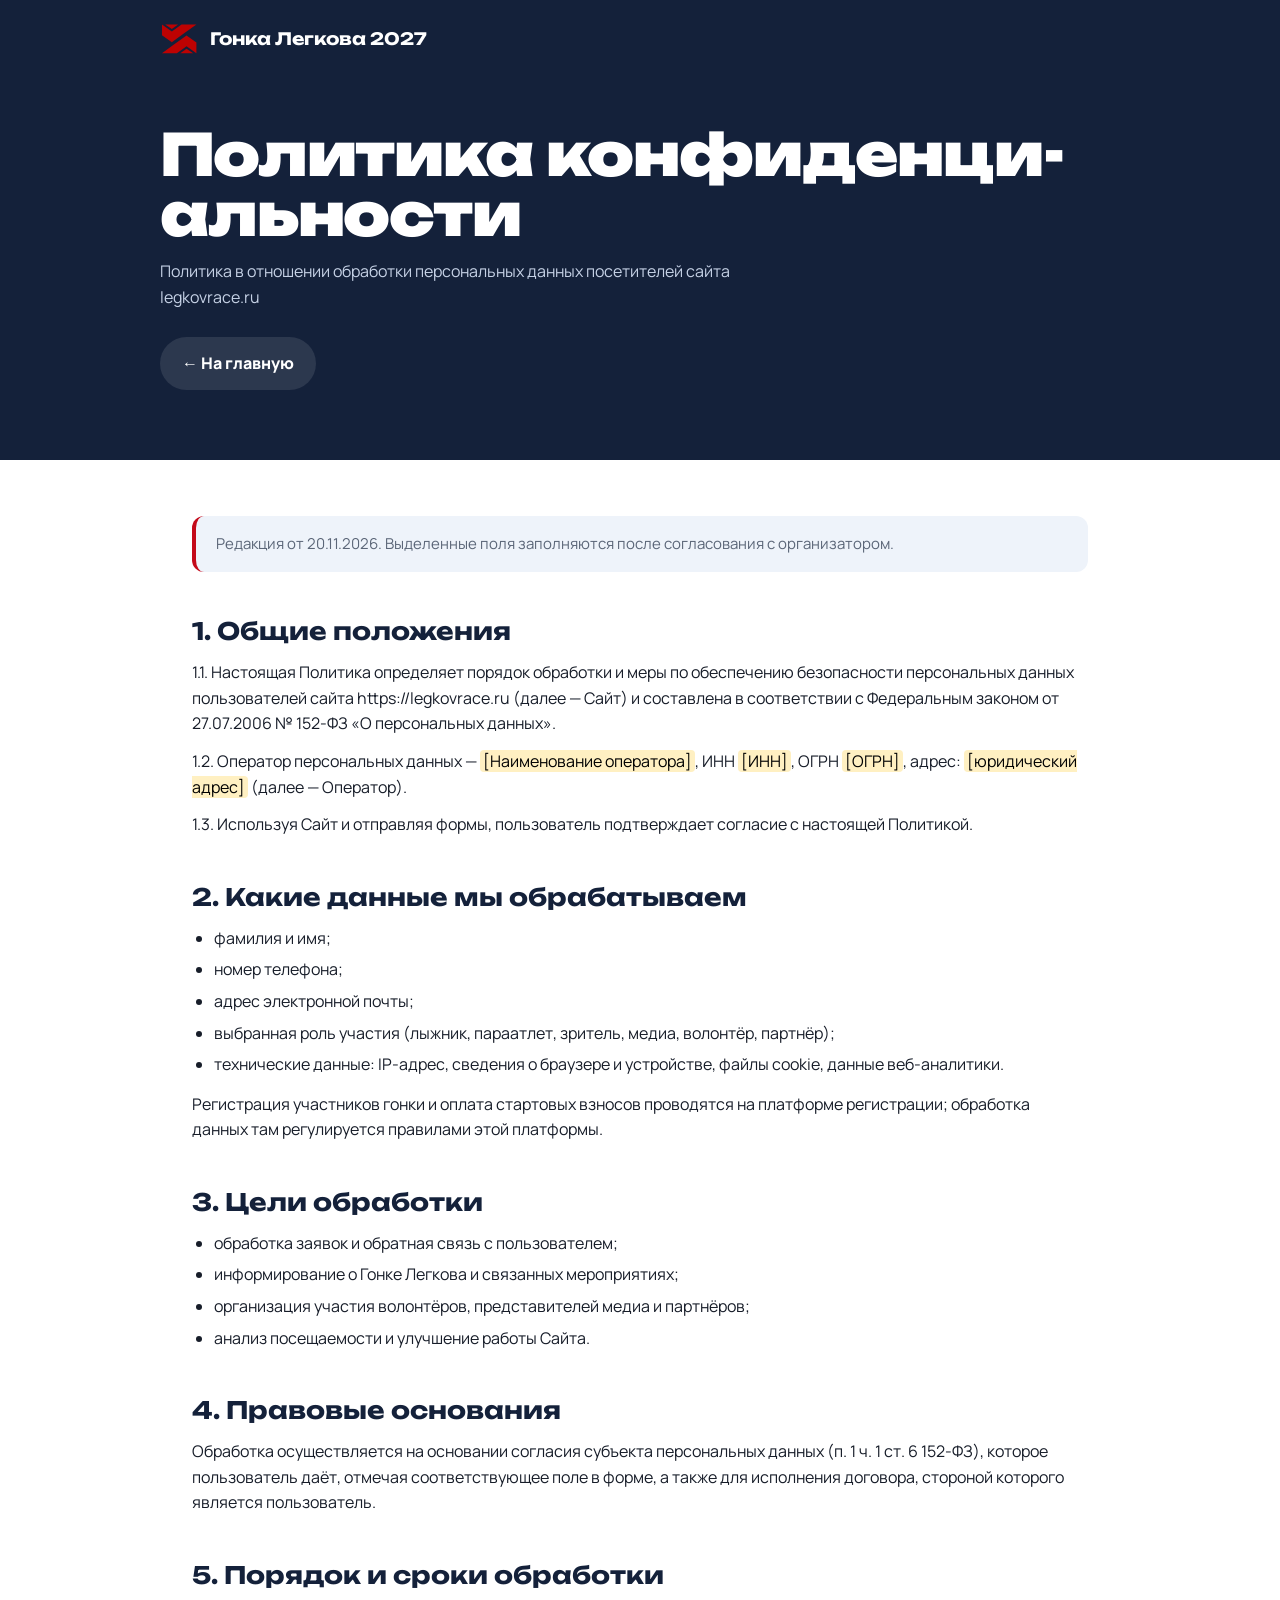
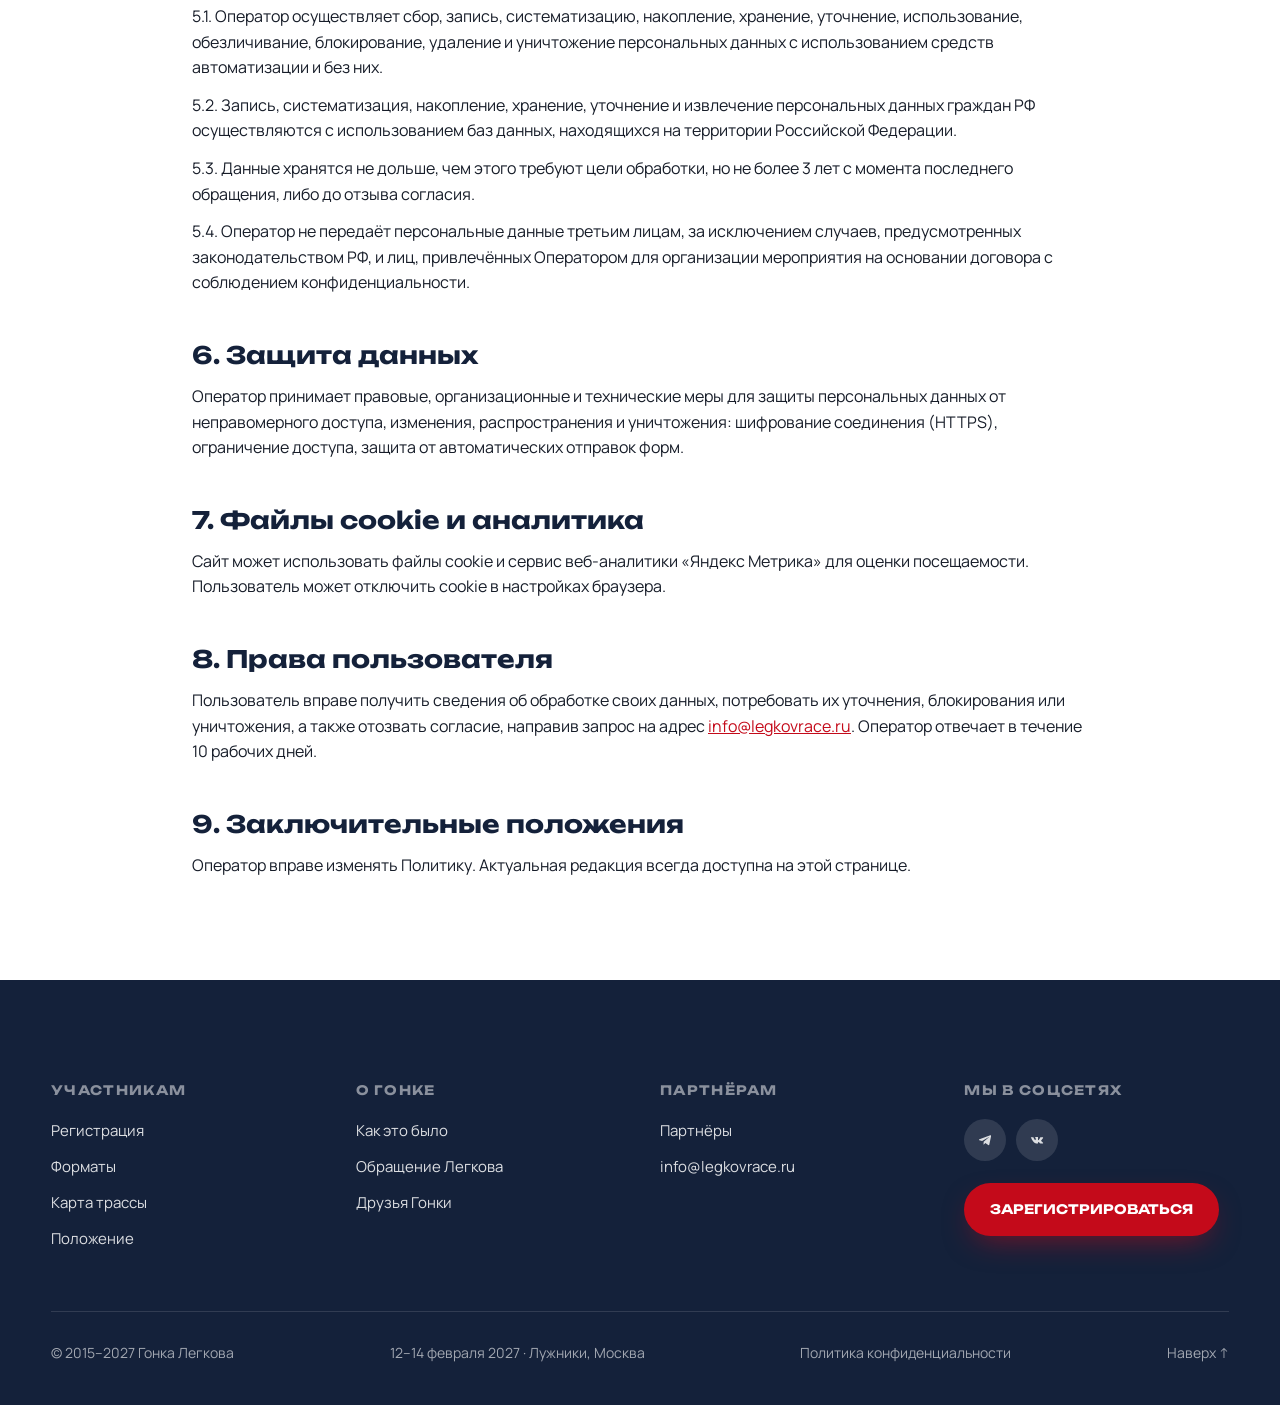
<file: politika.html>
<!doctype html>
<html lang="ru">
<head>
<meta charset="utf-8">
<meta http-equiv="Content-Security-Policy" content="default-src 'self'; script-src 'self' 'unsafe-inline'; style-src 'self' 'unsafe-inline'; font-src 'self'; img-src 'self' data:; frame-src https://kinescope.io; connect-src 'self'; object-src 'none'; base-uri 'self'; form-action 'self'">
<meta name="referrer" content="strict-origin-when-cross-origin">
<style id="afc">html{display:none!important}</style><script>if(self===top){document.getElementById('afc').remove()}else{top.location=self.location}</script>
<meta name="viewport" content="width=device-width,initial-scale=1">
<meta name="theme-color" content="#14213a">
<title>Политика конфиденциальности — Гонка Легкова 2027</title>
<meta name="description" content="Политика обработки персональных данных сайта Гонки Легкова в соответствии с 152-ФЗ.">
<link rel="icon" type="image/svg+xml" href="img/favicon.svg">
<link href="fonts/fonts.css" rel="stylesheet">
<style>
:root{--navy:#14213a;--red:#c40a1a;--ice:#eef3fa;--ice2:#dce6f3;--ink:#171d29;--mut:#5b6678}
*{box-sizing:border-box;margin:0;padding:0}
html{scrollbar-color:var(--red) var(--ice);scroll-behavior:smooth}::selection{background:var(--red);color:#fff}
body{font-family:Manrope,sans-serif;color:var(--ink);background:#fff;line-height:1.6}
a{color:var(--red)}a,button{cursor:pointer}
.top{background:var(--navy);color:#fff;padding:22px clamp(16px,4vw,72px) 70px}
.top a.lg{display:inline-flex;align-items:center;gap:12px;font-family:Unbounded;font-weight:700;font-size:17px;color:#fff;text-decoration:none}
.top a.lg img{height:34px}
.top .in,.doc{max-width:960px;margin:0 auto}
.top h1{font-family:Unbounded;font-weight:900;font-size:clamp(30px,5vw,58px);line-height:1.05;margin:60px 0 14px;letter-spacing:-.02em;overflow-wrap:anywhere;hyphens:auto}
.top p{color:#c6d2e6;max-width:640px}
.top .acts{margin-top:26px;display:flex;gap:12px;flex-wrap:wrap}
.btn{display:inline-flex;align-items:center;gap:10px;background:var(--red);color:#fff;text-decoration:none;font-weight:800;padding:14px 22px;border-radius:999px;transition:.2s}.btn:hover{background:#e0142a}
.btn.g{background:rgba(255,255,255,.1)}.btn.g:hover{background:rgba(255,255,255,.18)}
.doc{padding:56px clamp(16px,4vw,32px) 90px}
.doc h2{font-family:Unbounded;font-weight:700;font-size:clamp(18px,2.2vw,24px);color:var(--navy);margin:44px 0 14px;line-height:1.25}
.doc h2:first-child{margin-top:0}
.doc p{margin:0 0 12px;text-align:left}.doc ul{margin:0 0 14px 22px}.doc li{margin-bottom:6px}
.doc .tw{overflow-x:auto;margin:16px 0 22px;border:1.5px solid var(--ice2);border-radius:16px}
.doc table{border-collapse:collapse;width:100%;font-size:14px}.doc td{border-bottom:1px solid var(--ice2);border-right:1px solid var(--ice2);padding:10px 12px;vertical-align:top}
.doc tr:first-child td{background:var(--ice);font-weight:800;color:var(--navy)}.doc tr:last-child td{border-bottom:0}.doc td:last-child{border-right:0}
.note{background:var(--ice);border-left:4px solid var(--red);padding:16px 20px;border-radius:12px;margin-bottom:32px;color:var(--mut);font-size:15px}
mark{background:#fff0c2;padding:0 3px;border-radius:4px}
footer{background:var(--navy);color:#fff;padding:100px 0 40px;overflow:hidden;font-size:15px}footer a{color:inherit;text-decoration:none}
footer .wrap{max-width:1840px;margin:0 auto;padding:0 clamp(16px,4vw,72px)}
.ftop{display:grid;grid-template-columns:repeat(4,1fr);gap:40px;padding-bottom:60px;margin-bottom:30px;border-bottom:1px solid rgba(255,255,255,.12)}
.fcol{display:flex;flex-direction:column;gap:12px;align-items:flex-start}
.fcol b{font-family:Unbounded;font-size:13px;text-transform:uppercase;letter-spacing:.1em;opacity:.5;margin-bottom:6px}
.fcol a{opacity:.85;transition:.2s}.fcol a:hover{opacity:1;color:#ff4a57}
.fcol .btn{margin-top:10px;padding:16px 26px;font-size:13px;font-family:Unbounded;font-weight:700;text-transform:uppercase;opacity:1;box-shadow:0 12px 30px -10px rgba(196,10,26,.6)}.fcol .btn:hover{color:#fff}
.fbot{display:flex;justify-content:space-between;gap:20px;flex-wrap:wrap;font-size:14px;opacity:.6}
.soc{display:flex;gap:10px}.soc a{width:42px;height:42px;border-radius:50%;background:rgba(255,255,255,.14);display:grid;place-items:center;transition:.2s}.soc a:hover{background:var(--red)}.soc img{width:22px;height:22px;filter:brightness(0) invert(1)}
@media(max-width:1000px){.ftop{grid-template-columns:repeat(2,1fr)}}
@media(max-width:640px){.ftop{grid-template-columns:1fr 1fr;gap:32px 20px}.fcol:last-child{grid-column:1/-1}.fcol .btn{width:100%;justify-content:center}footer{padding:60px 0 30px}.fbot{flex-direction:column;gap:8px}}
@media print{.top{background:#fff;color:#000;padding:0}.top .acts,.top a.lg,footer{display:none}.top h1{margin-top:0}}
</style>
</head>
<body>
<div class="top"><div class="in"><a class="lg" href="./"><img src="img/mark.svg" alt="">Гонка Легкова 2027</a>
<h1>Политика кон&shy;фи&shy;ден&shy;ци&shy;аль&shy;но&shy;сти</h1><p>Политика в отношении обработки персональных данных посетителей сайта legkovrace.ru</p><div class="acts"><a class="btn g" href="./">← На главную</a></div></div></div>
<main class="doc"><div class="note">Редакция от 20.11.2026. Выделенные поля заполняются после согласования с организатором.</div>
<h2>1. Общие положения</h2>
<p>1.1. Настоящая Политика определяет порядок обработки и меры по обеспечению безопасности персональных данных пользователей сайта https://legkovrace.ru (далее — Сайт) и составлена в соответствии с Федеральным законом от 27.07.2006 № 152-ФЗ «О персональных данных».</p>
<p>1.2. Оператор персональных данных — <mark>[Наименование оператора]</mark>, ИНН <mark>[ИНН]</mark>, ОГРН <mark>[ОГРН]</mark>, адрес: <mark>[юридический адрес]</mark> (далее — Оператор).</p>
<p>1.3. Используя Сайт и отправляя формы, пользователь подтверждает согласие с настоящей Политикой.</p>
<h2>2. Какие данные мы обрабатываем</h2>
<ul><li>фамилия и имя;</li><li>номер телефона;</li><li>адрес электронной почты;</li><li>выбранная роль участия (лыжник, параатлет, зритель, медиа, волонтёр, партнёр);</li><li>технические данные: IP-адрес, сведения о браузере и устройстве, файлы cookie, данные веб-аналитики.</li></ul>
<p>Регистрация участников гонки и оплата стартовых взносов проводятся на платформе регистрации; обработка данных там регулируется правилами этой платформы.</p>
<h2>3. Цели обработки</h2>
<ul><li>обработка заявок и обратная связь с пользователем;</li><li>информирование о Гонке Легкова и связанных мероприятиях;</li><li>организация участия волонтёров, представителей медиа и партнёров;</li><li>анализ посещаемости и улучшение работы Сайта.</li></ul>
<h2>4. Правовые основания</h2>
<p>Обработка осуществляется на основании согласия субъекта персональных данных (п. 1 ч. 1 ст. 6 152-ФЗ), которое пользователь даёт, отмечая соответствующее поле в форме, а также для исполнения договора, стороной которого является пользователь.</p>
<h2>5. Порядок и сроки обработки</h2>
<p>5.1. Оператор осуществляет сбор, запись, систематизацию, накопление, хранение, уточнение, использование, обезличивание, блокирование, удаление и уничтожение персональных данных с использованием средств автоматизации и без них.</p>
<p>5.2. Запись, систематизация, накопление, хранение, уточнение и извлечение персональных данных граждан РФ осуществляются с использованием баз данных, находящихся на территории Российской Федерации.</p>
<p>5.3. Данные хранятся не дольше, чем этого требуют цели обработки, но не более 3 лет с момента последнего обращения, либо до отзыва согласия.</p>
<p>5.4. Оператор не передаёт персональные данные третьим лицам, за исключением случаев, предусмотренных законодательством РФ, и лиц, привлечённых Оператором для организации мероприятия на основании договора с соблюдением конфиденциальности.</p>
<h2>6. Защита данных</h2>
<p>Оператор принимает правовые, организационные и технические меры для защиты персональных данных от неправомерного доступа, изменения, распространения и уничтожения: шифрование соединения (HTTPS), ограничение доступа, защита от автоматических отправок форм.</p>
<h2>7. Файлы cookie и аналитика</h2>
<p>Сайт может использовать файлы cookie и сервис веб-аналитики «Яндекс Метрика» для оценки посещаемости. Пользователь может отключить cookie в настройках браузера.</p>
<h2>8. Права пользователя</h2>
<p>Пользователь вправе получить сведения об обработке своих данных, потребовать их уточнения, блокирования или уничтожения, а также отозвать согласие, направив запрос на адрес <a href="mailto:info@legkovrace.ru">info@legkovrace.ru</a>. Оператор отвечает в течение 10 рабочих дней.</p>
<h2>9. Заключительные положения</h2>
<p>Оператор вправе изменять Политику. Актуальная редакция всегда доступна на этой странице.</p></main>
<footer>
 <div class="wrap">
  <div class="ftop">
   <div class="fcol"><b>Участникам</b><a href="https://reg.legkovrace.ru/" target="_blank" rel="noopener">Регистрация</a><a href="./#program">Форматы</a><a href="./#map-sec">Карта трассы</a><a href="polozhenie.html">Положение</a></div>
   <div class="fcol"><b>О Гонке</b><a href="./#past">Как это было</a><a href="./#history">Обращение Легкова</a><a href="./#friends">Друзья Гонки</a></div>
   <div class="fcol"><b>Партнёрам</b><a href="./#partners">Партнёры</a><a href="mailto:info@legkovrace.ru">info@legkovrace.ru</a></div>
   <div class="fcol"><b>Мы в соцсетях</b><div class="soc"><a href="https://t.me/legkovrace" target="_blank" rel="noopener noreferrer" aria-label="Telegram"><img src="img/tg.svg" alt=""></a><a href="https://vk.com/legkovrace" target="_blank" rel="noopener noreferrer" aria-label="ВКонтакте"><img src="img/vk.svg" alt=""></a></div><a class="btn" href="https://reg.legkovrace.ru/" target="_blank" rel="noopener">Зарегистрироваться</a></div>
  </div>
  <div class="fbot"><span>© 2015–2027 Гонка Легкова</span><span>12–14 февраля 2027 · Лужники, Москва</span><a href="politika.html">Политика конфиденциальности</a><a href="#" class="up" onclick="scrollTo({top:0,behavior:'smooth'});return false">Наверх ↑</a></div>
 </div>
</footer>
</body></html>
</file>
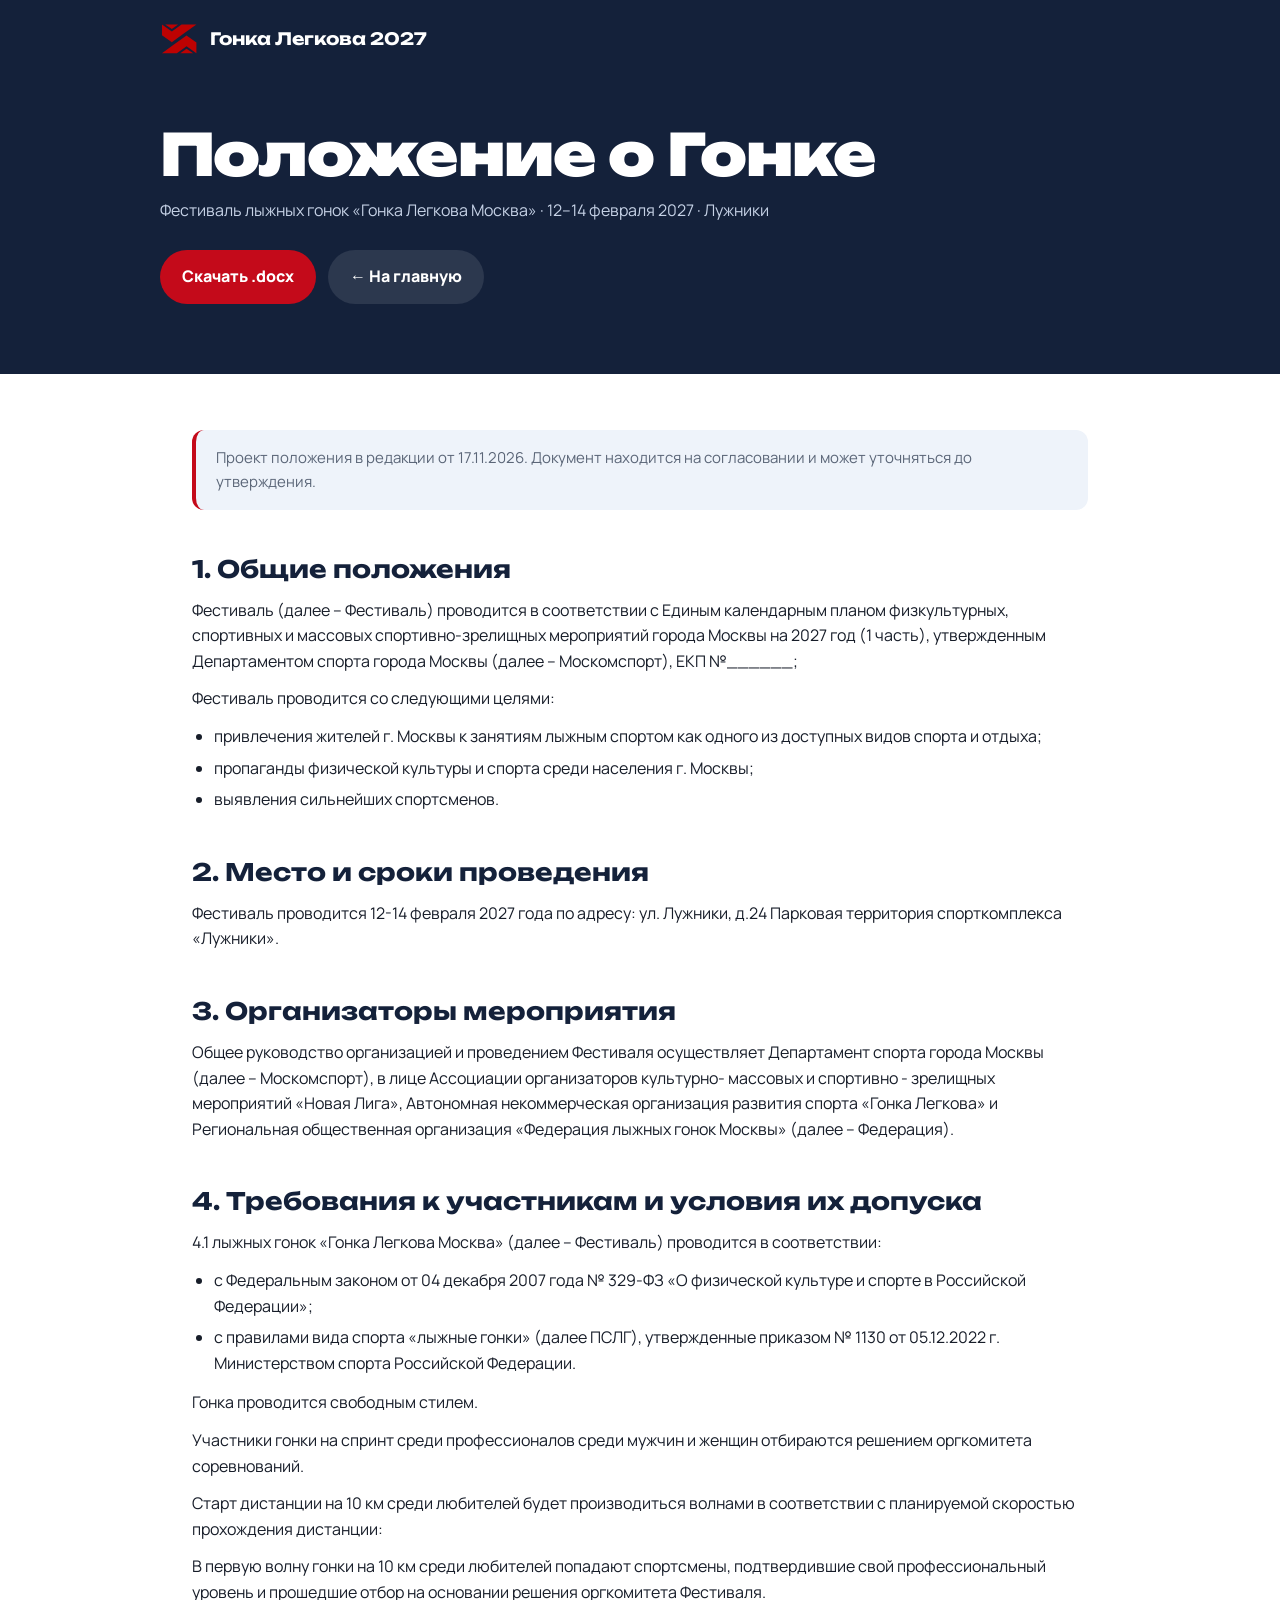
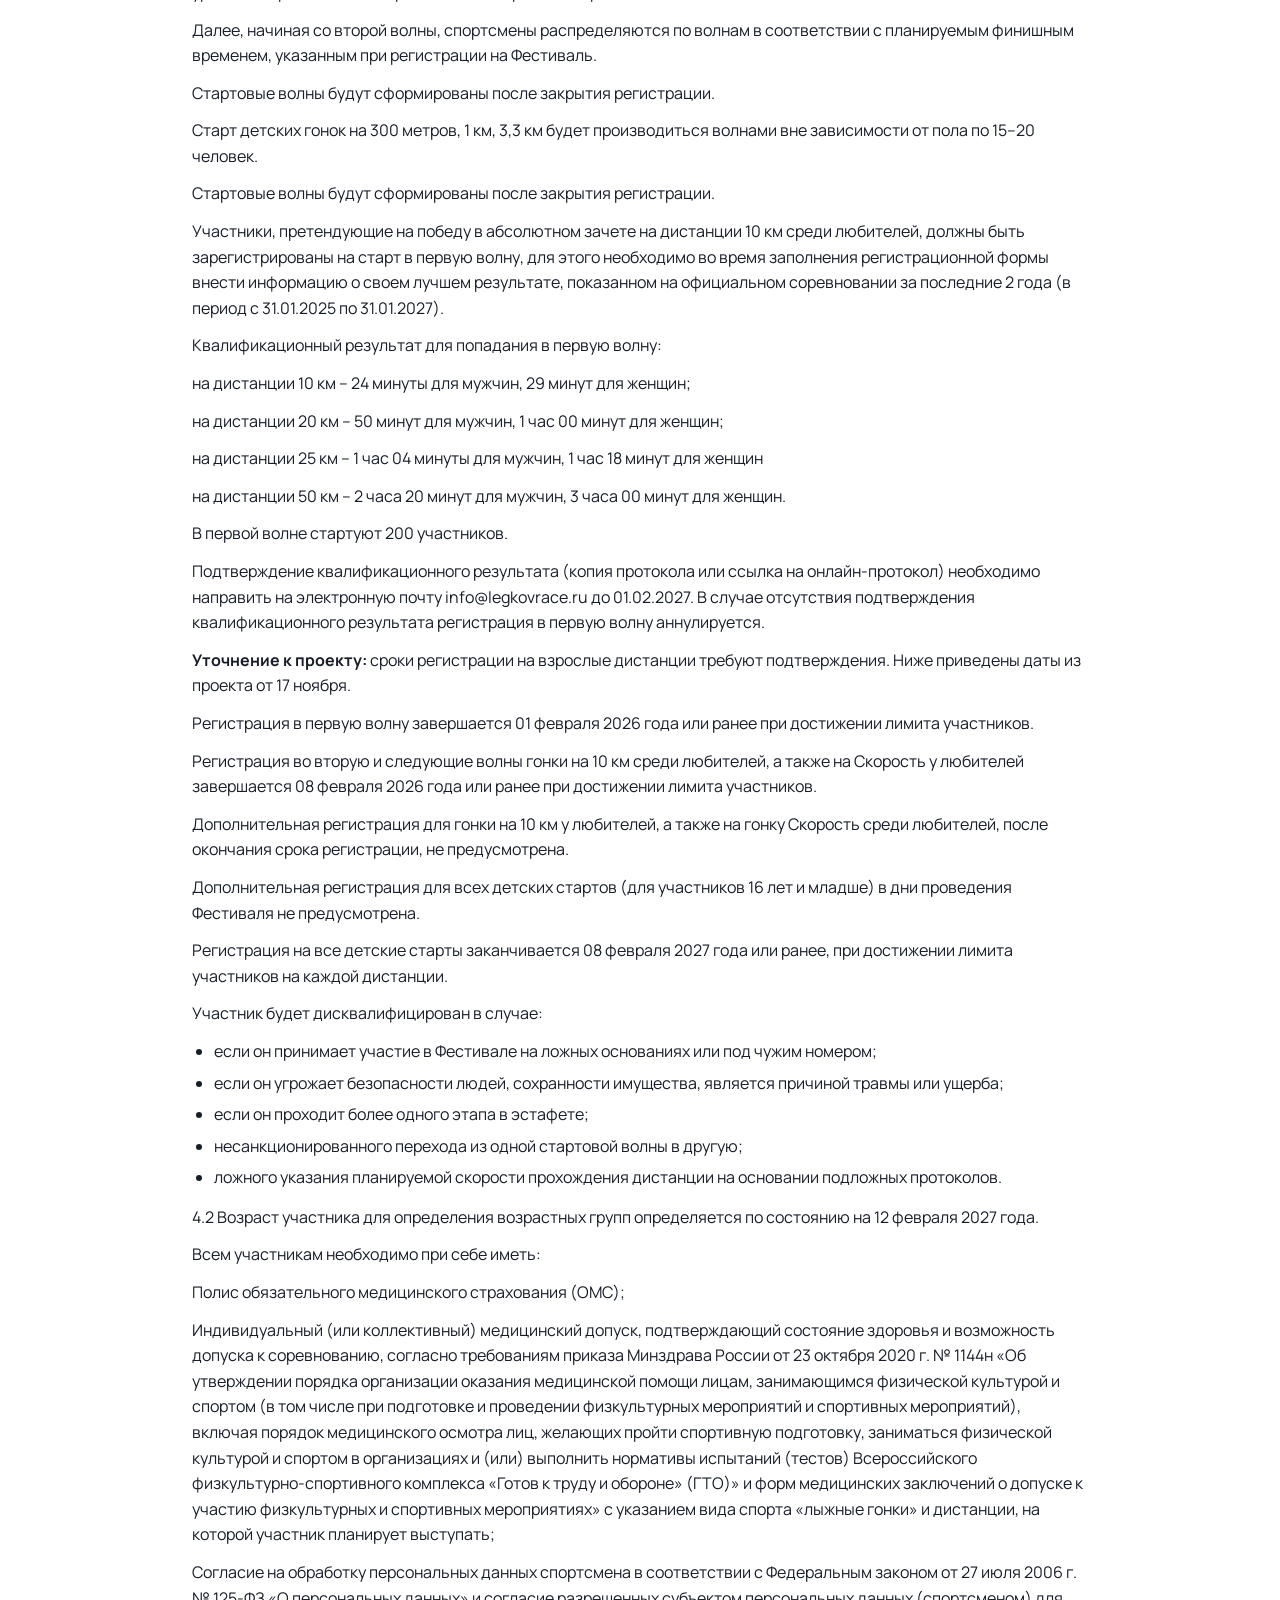
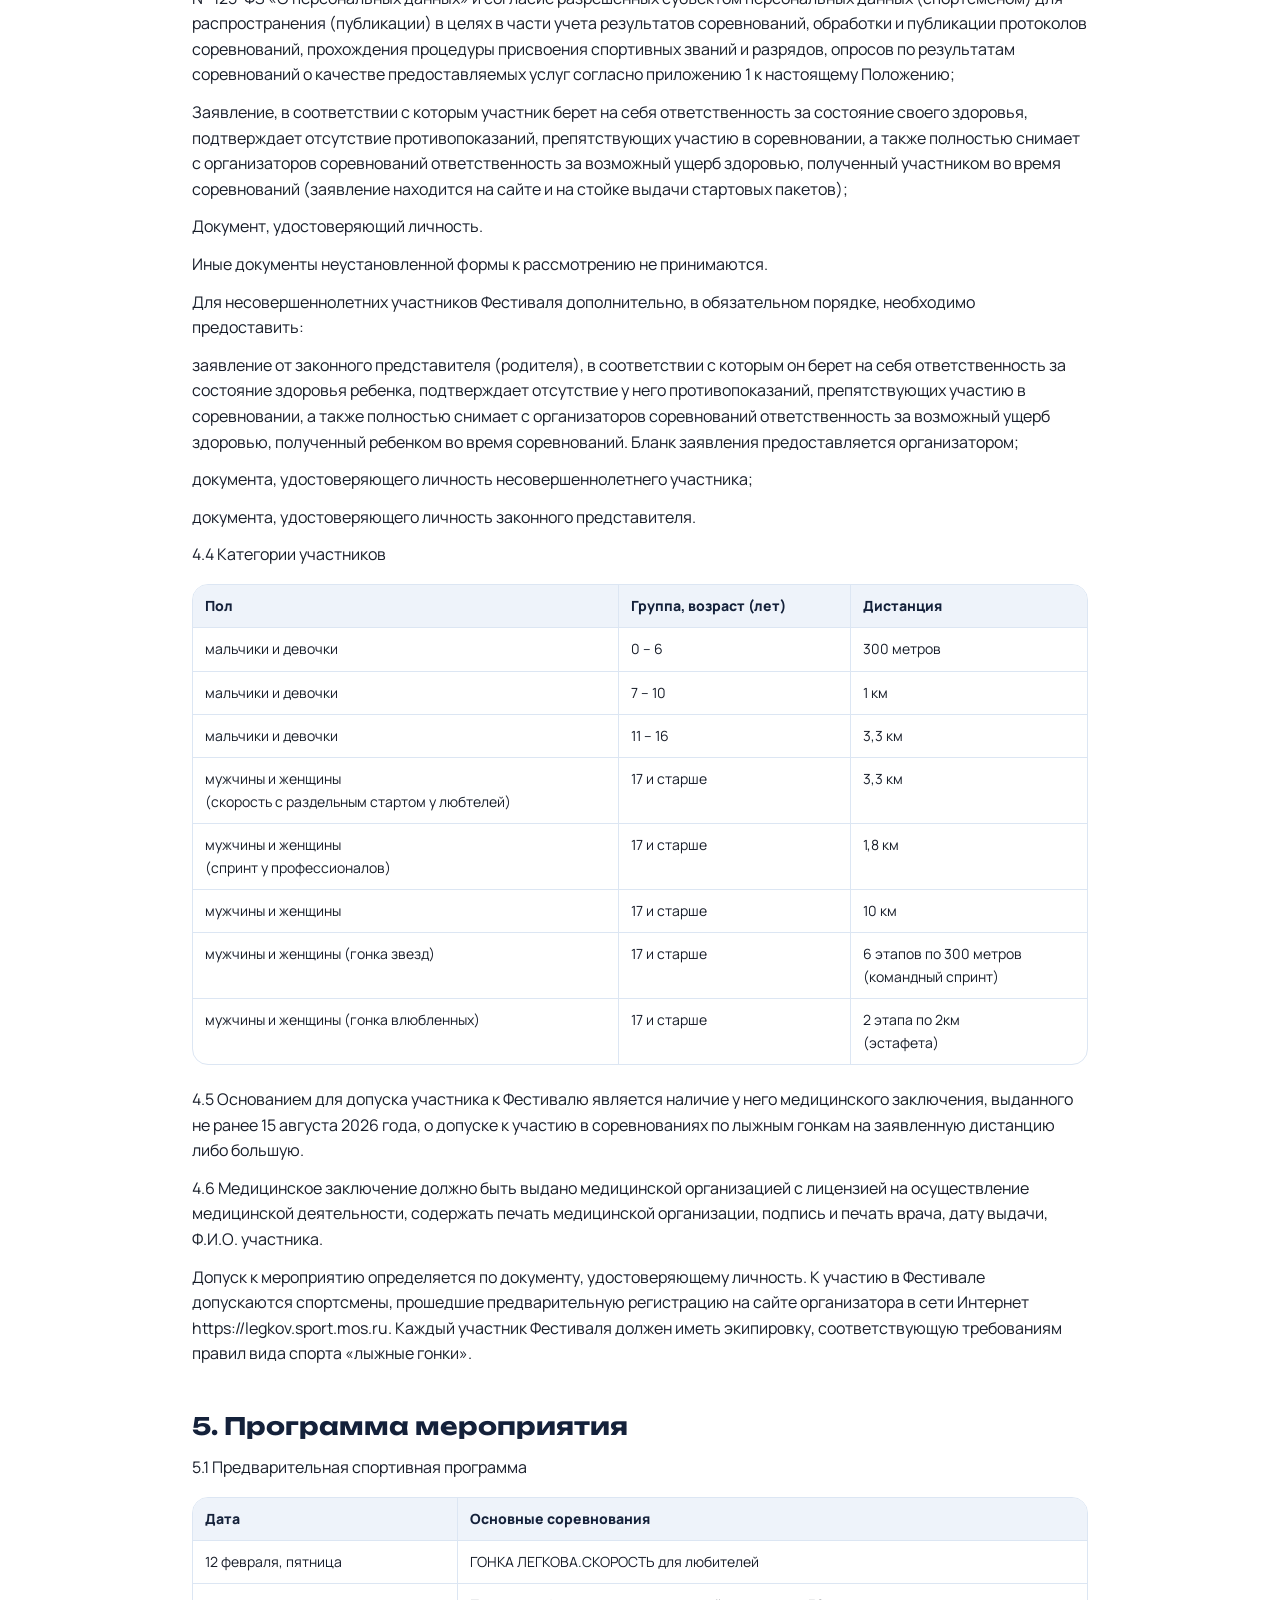
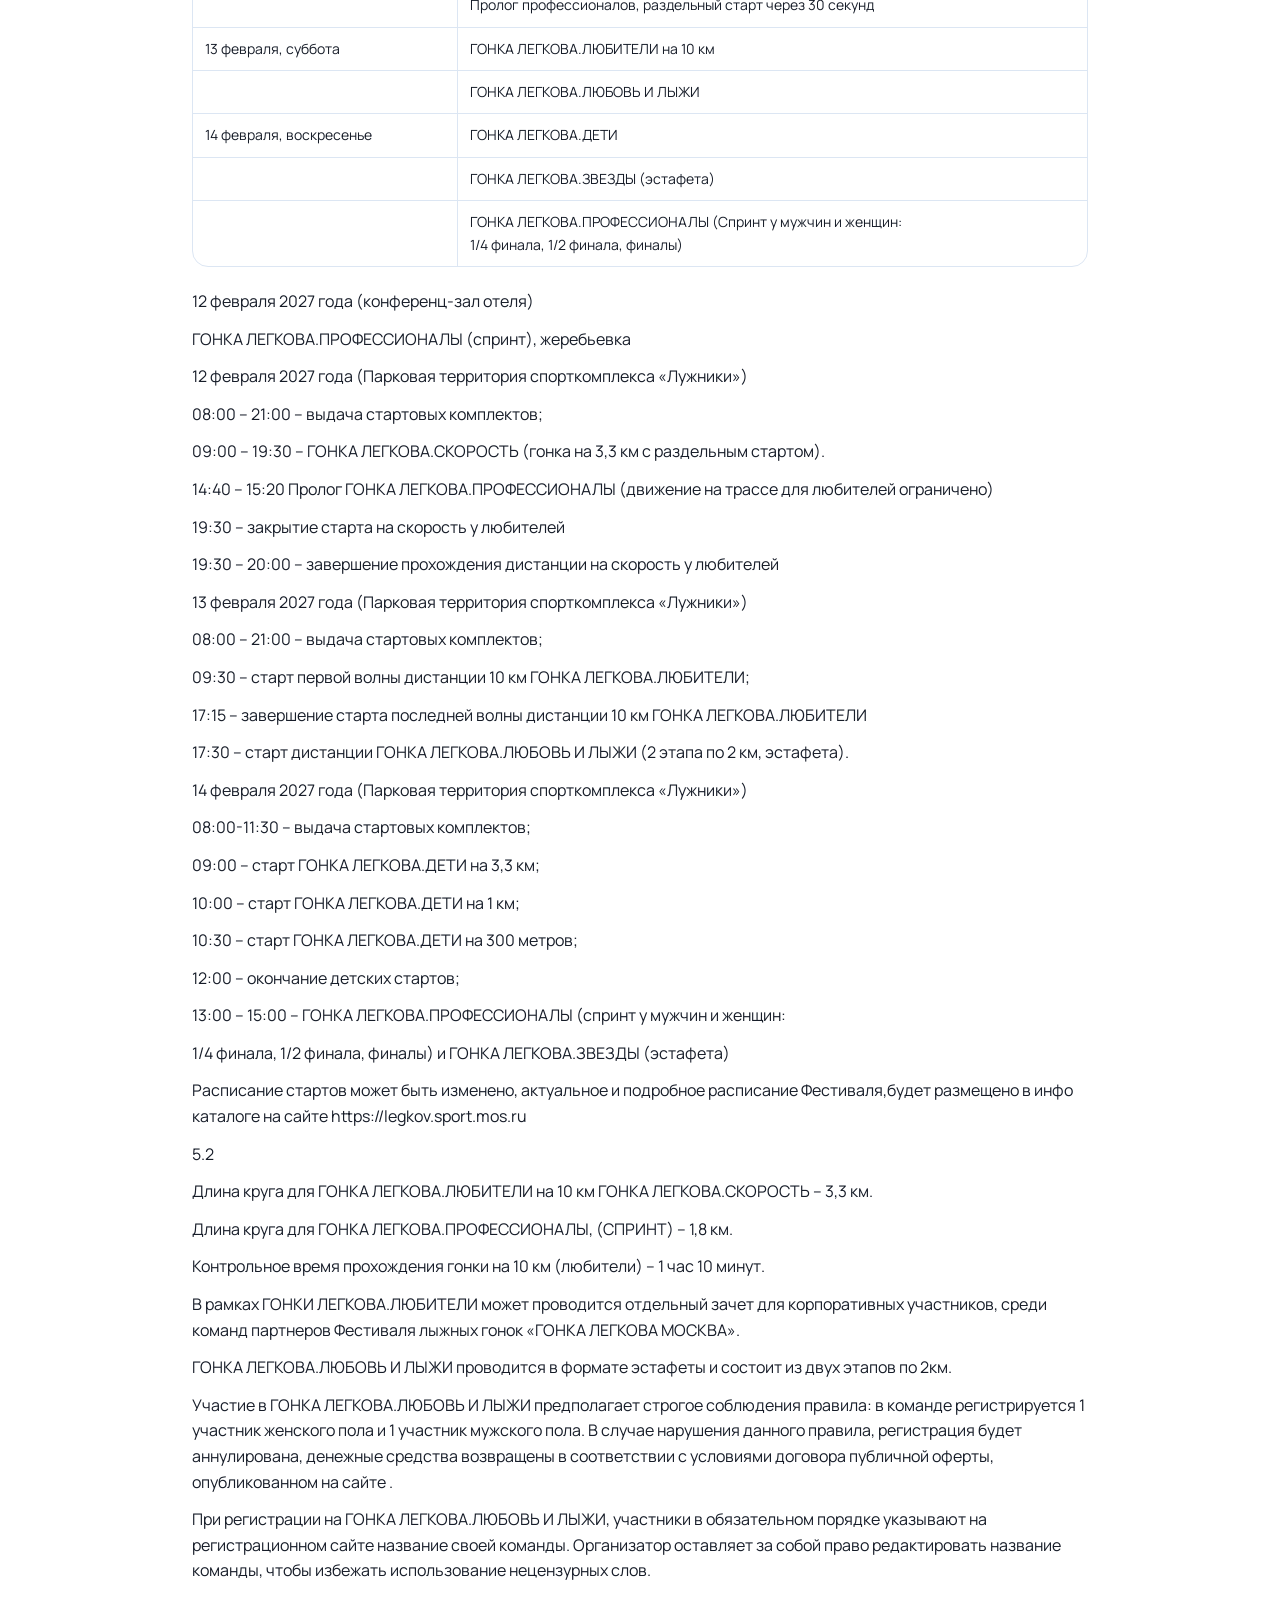
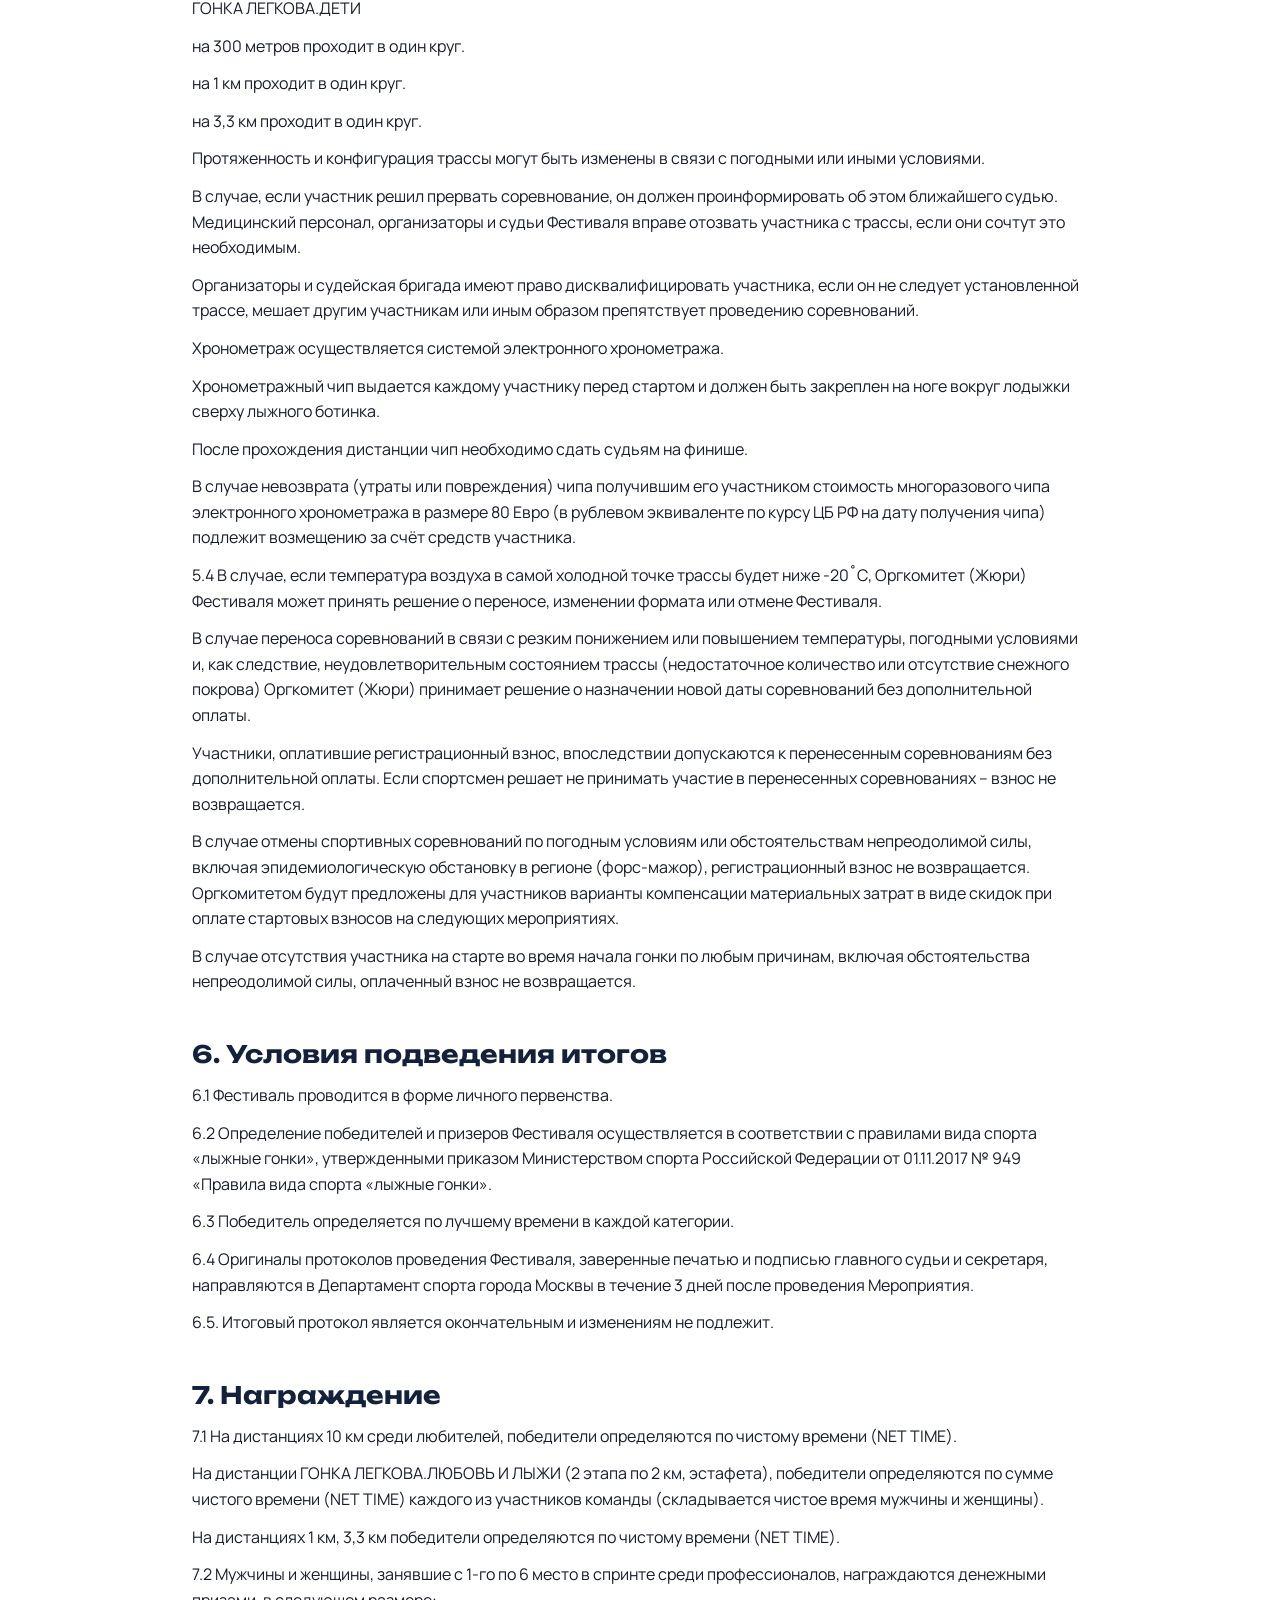
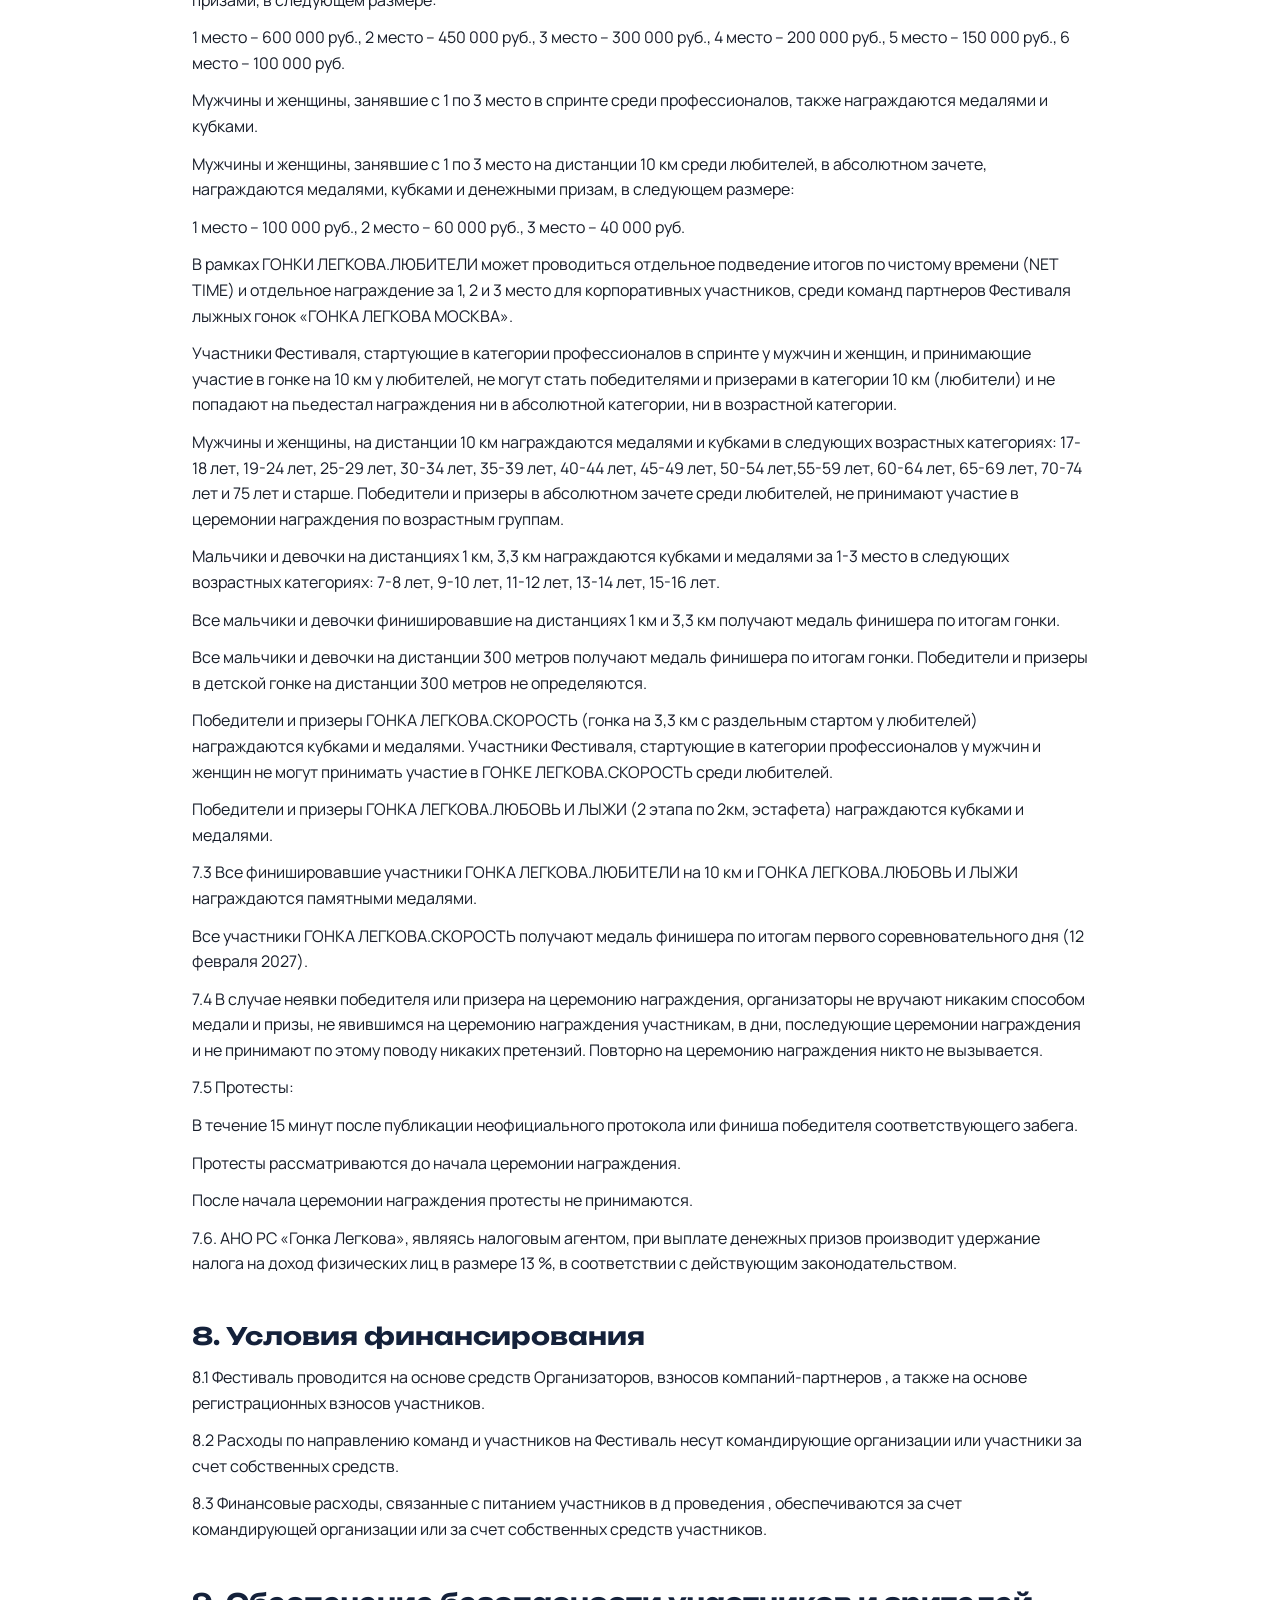
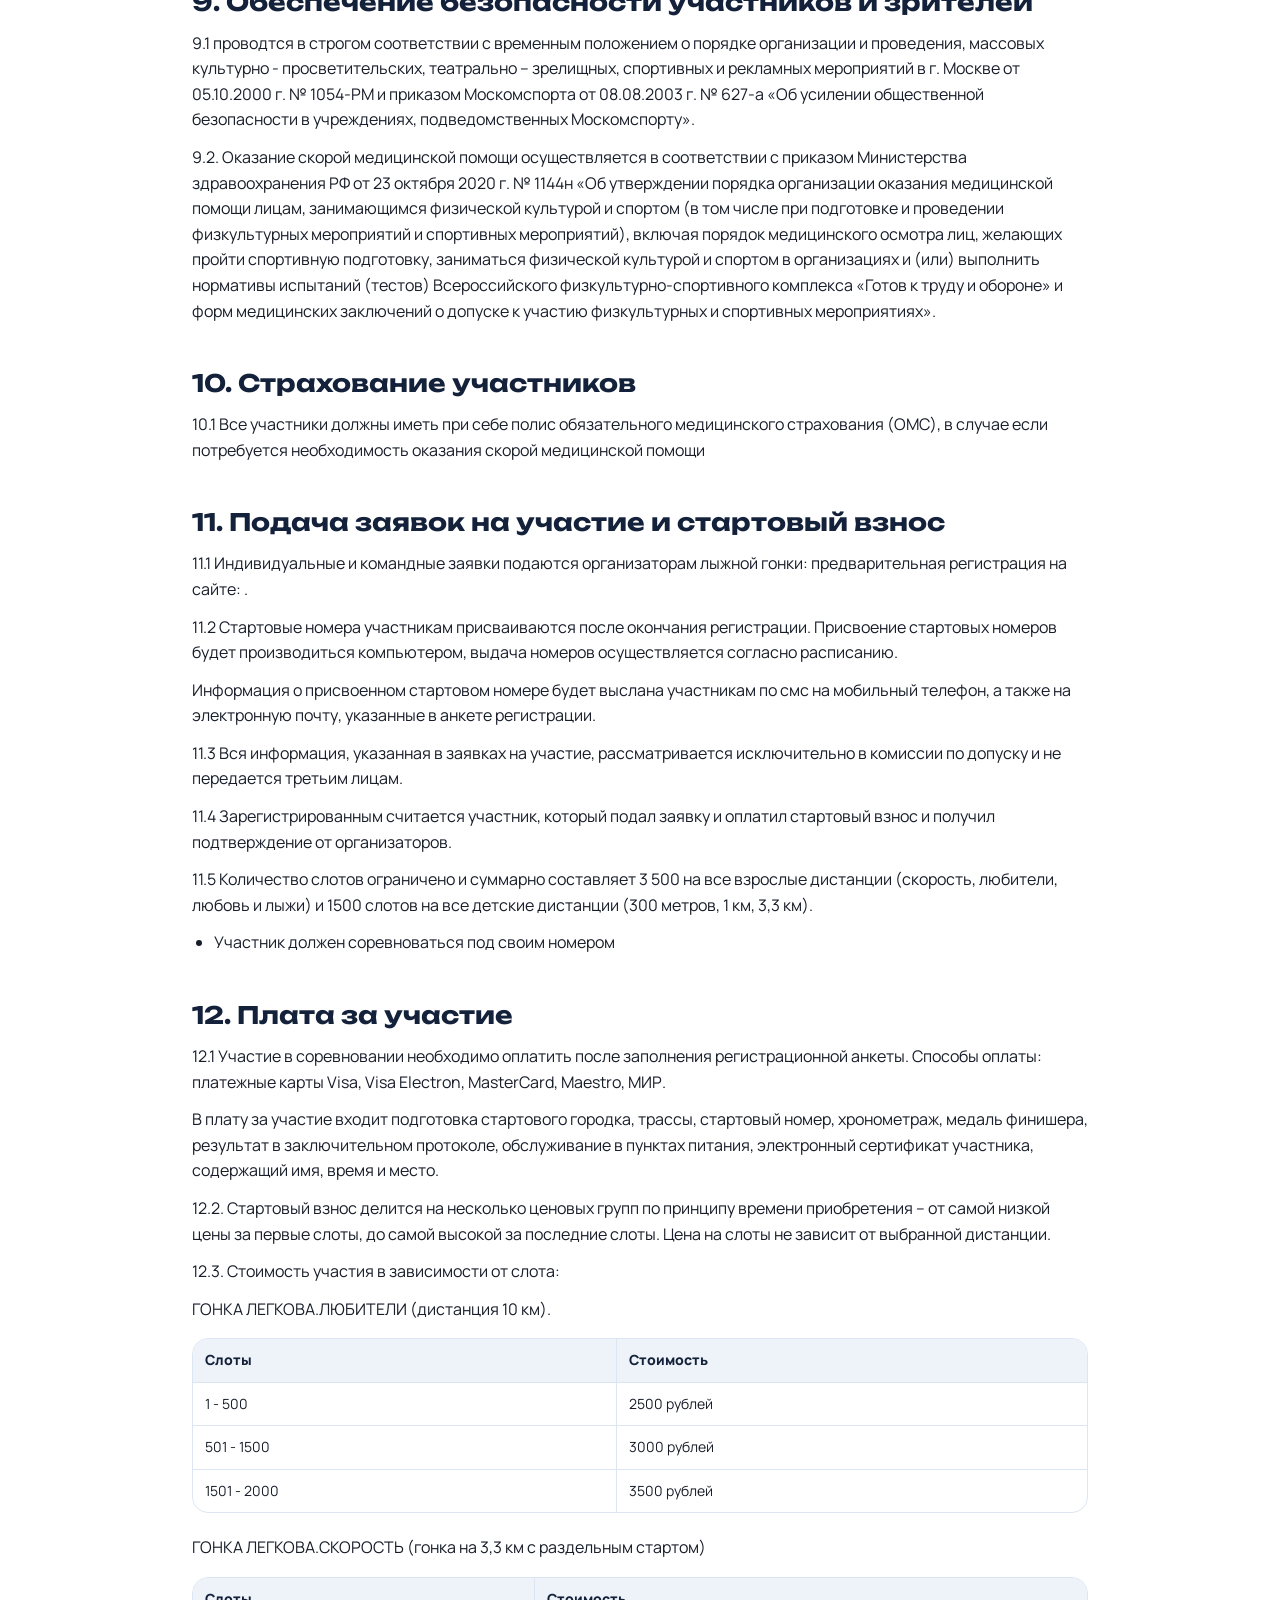
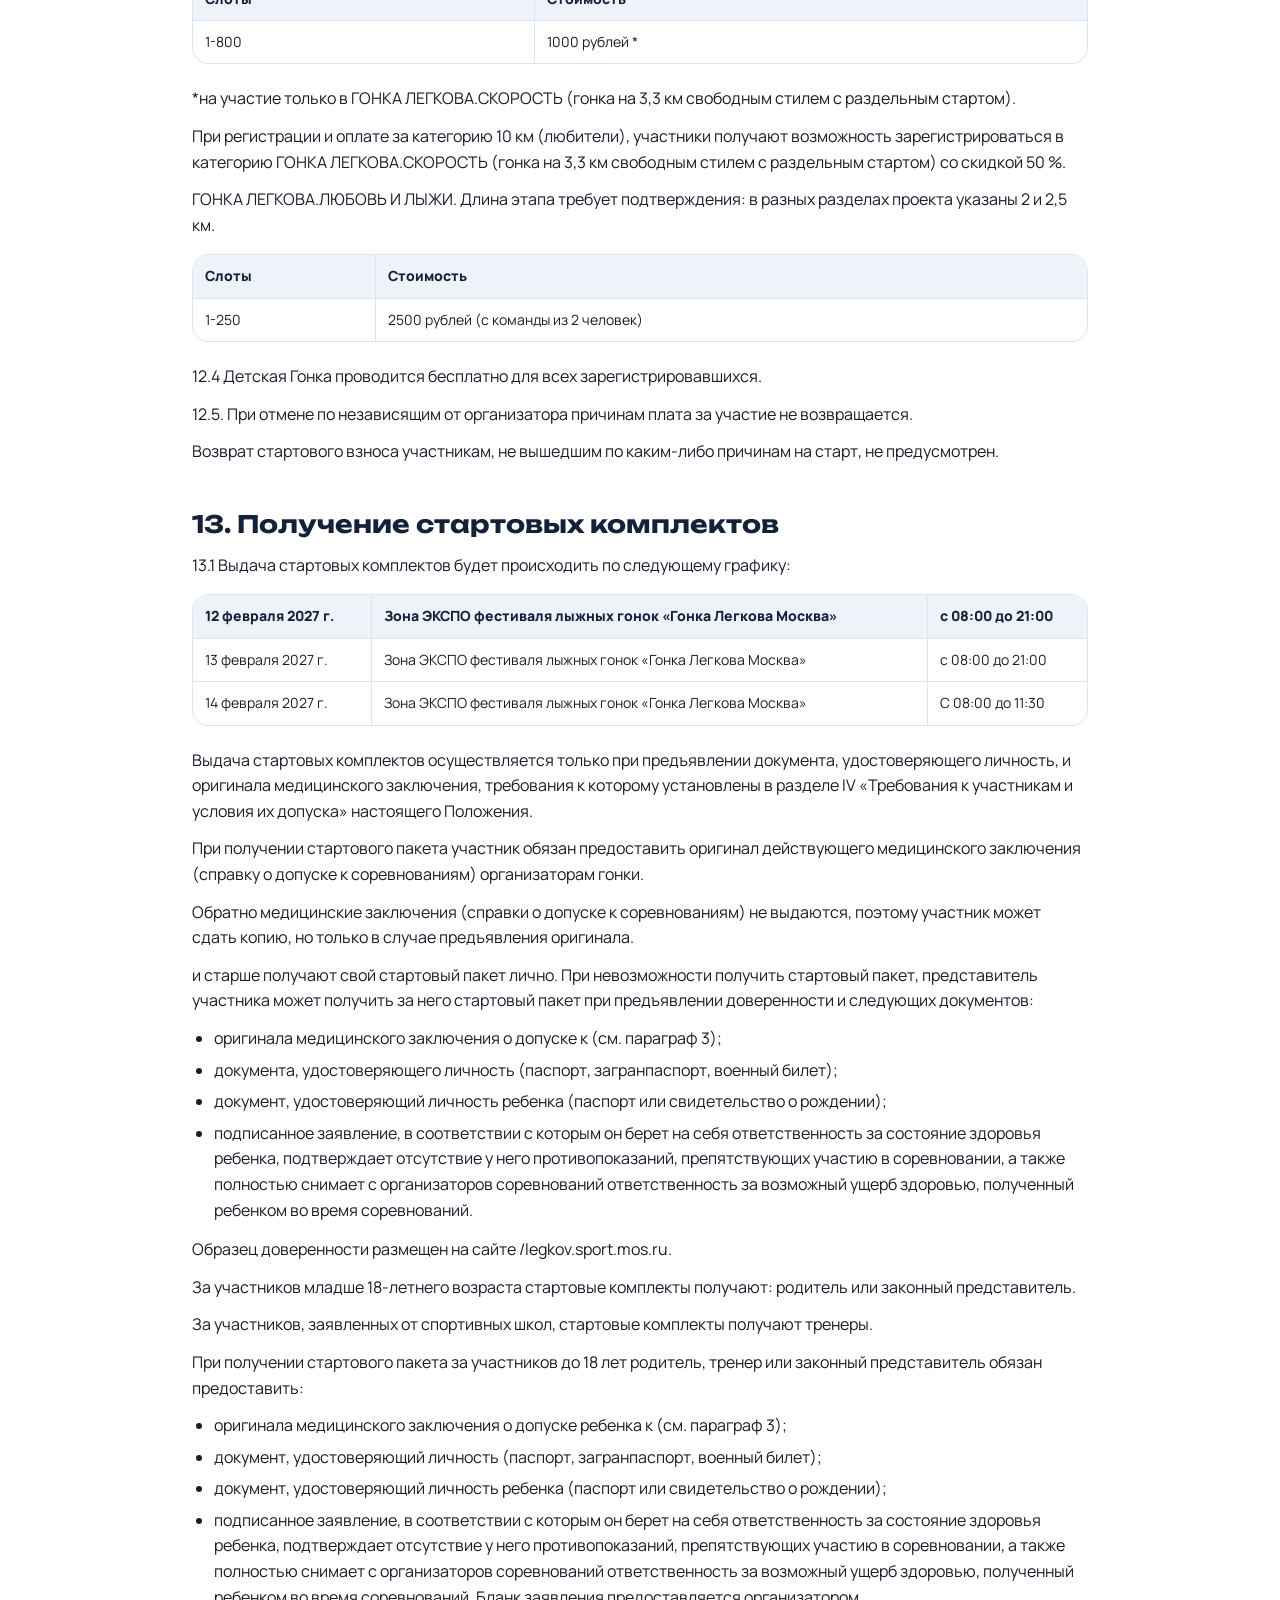
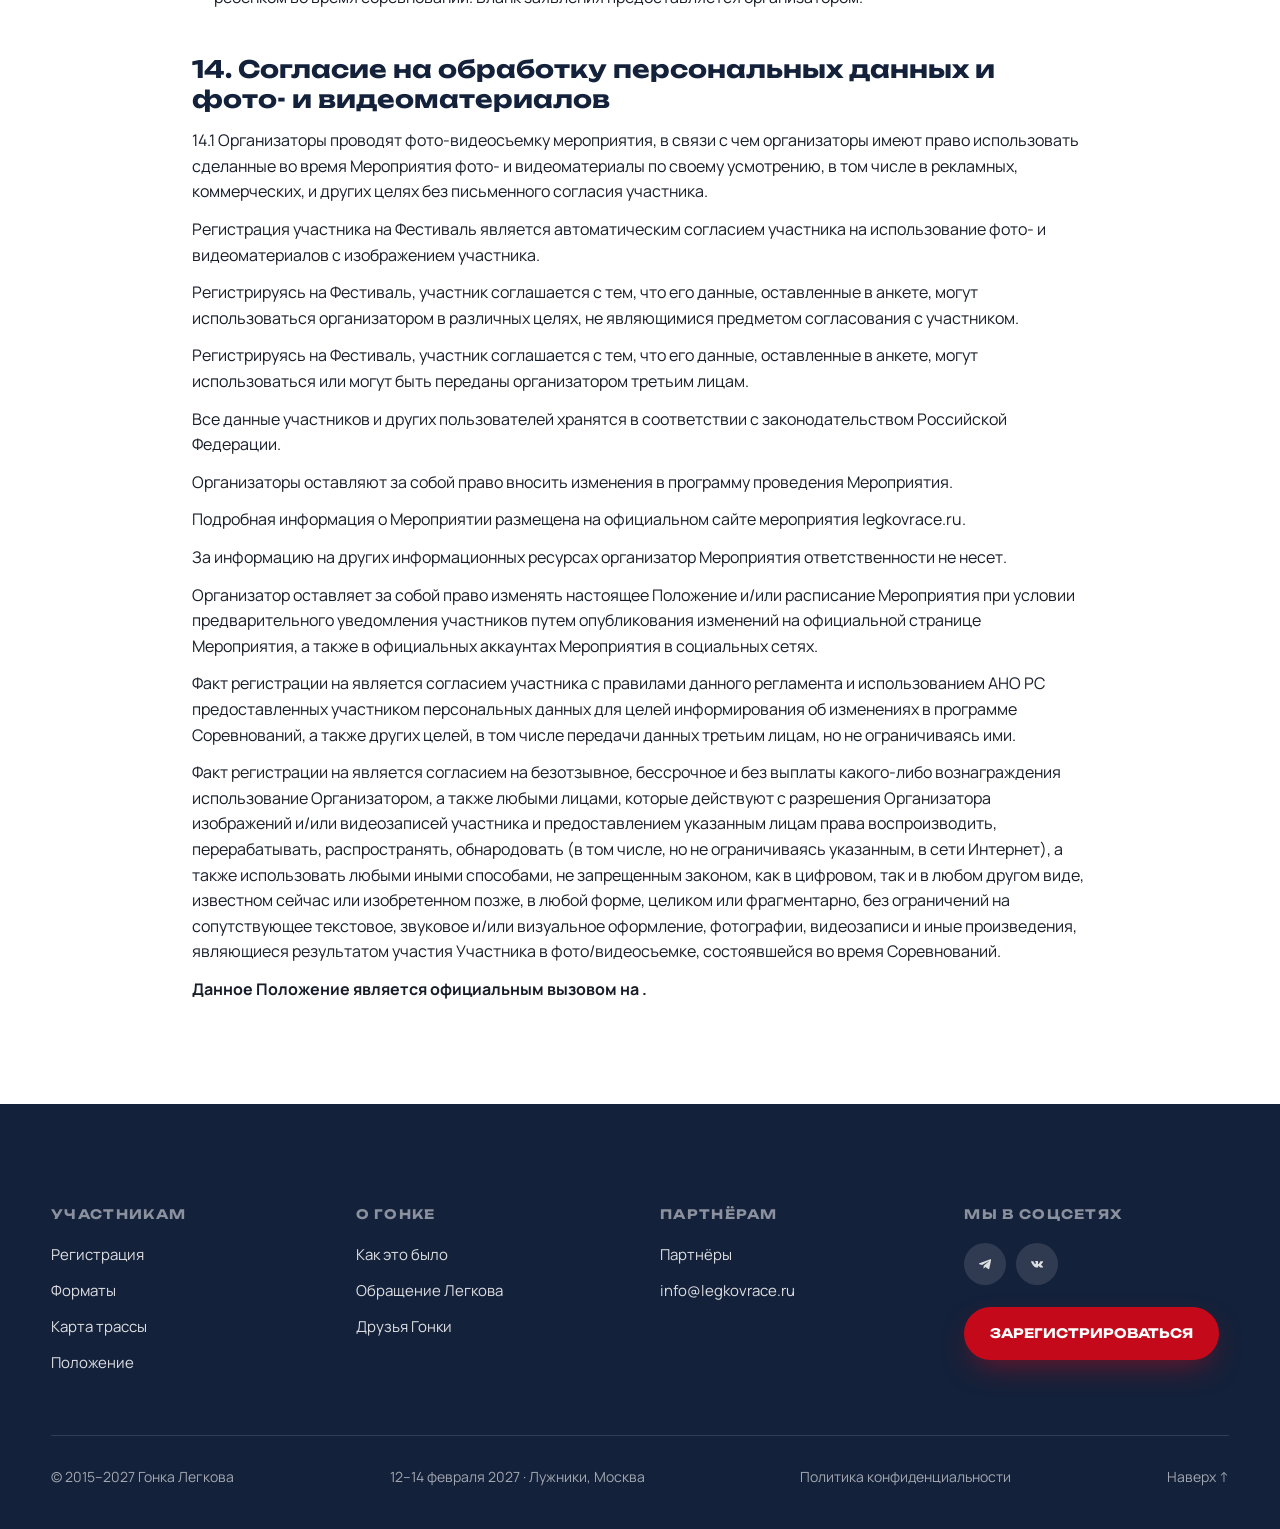
<file: polozhenie.html>
<!doctype html>
<html lang="ru">
<head>
<meta charset="utf-8">
<meta http-equiv="Content-Security-Policy" content="default-src 'self'; script-src 'self' 'unsafe-inline'; style-src 'self' 'unsafe-inline'; font-src 'self'; img-src 'self' data:; frame-src https://kinescope.io; connect-src 'self'; object-src 'none'; base-uri 'self'; form-action 'self'">
<meta name="referrer" content="strict-origin-when-cross-origin">
<style id="afc">html{display:none!important}</style><script>if(self===top){document.getElementById('afc').remove()}else{top.location=self.location}</script>
<meta name="viewport" content="width=device-width,initial-scale=1">
<meta name="theme-color" content="#14213a">
<title>Положение о Гонке — Гонка Легкова 2027</title>
<meta name="description" content="Положение о Фестивале лыжных гонок «Гонка Легкова Москва» 2027: дистанции, допуск, регистрация, награждение.">
<link rel="icon" type="image/svg+xml" href="img/favicon.svg">
<link href="fonts/fonts.css" rel="stylesheet">
<style>
:root{--navy:#14213a;--red:#c40a1a;--ice:#eef3fa;--ice2:#dce6f3;--ink:#171d29;--mut:#5b6678}
*{box-sizing:border-box;margin:0;padding:0}
html{scrollbar-color:var(--red) var(--ice);scroll-behavior:smooth}::selection{background:var(--red);color:#fff}
body{font-family:Manrope,sans-serif;color:var(--ink);background:#fff;line-height:1.6}
a{color:var(--red)}a,button{cursor:pointer}
.top{background:var(--navy);color:#fff;padding:22px clamp(16px,4vw,72px) 70px}
.top a.lg{display:inline-flex;align-items:center;gap:12px;font-family:Unbounded;font-weight:700;font-size:17px;color:#fff;text-decoration:none}
.top a.lg img{height:34px}
.top .in,.doc{max-width:960px;margin:0 auto}
.top h1{font-family:Unbounded;font-weight:900;font-size:clamp(30px,5vw,58px);line-height:1.05;margin:60px 0 14px;letter-spacing:-.02em}
.top p{color:#c6d2e6;max-width:640px}
.top .acts{margin-top:26px;display:flex;gap:12px;flex-wrap:wrap}
.btn{display:inline-flex;align-items:center;gap:10px;background:var(--red);color:#fff;text-decoration:none;font-weight:800;padding:14px 22px;border-radius:999px;transition:.2s}.btn:hover{background:#e0142a}
.btn.g{background:rgba(255,255,255,.1)}.btn.g:hover{background:rgba(255,255,255,.18)}
.doc{padding:56px clamp(16px,4vw,32px) 90px}
.doc h2{font-family:Unbounded;font-weight:700;font-size:clamp(18px,2.2vw,24px);color:var(--navy);margin:44px 0 14px;line-height:1.25}
.doc h2:first-child{margin-top:0}
.doc p{margin:0 0 12px;text-align:left}.doc ul{margin:0 0 14px 22px}.doc li{margin-bottom:6px}
.doc .tw{overflow-x:auto;margin:16px 0 22px;border:1.5px solid var(--ice2);border-radius:16px}
.doc table{border-collapse:collapse;width:100%;font-size:14px}.doc td{border-bottom:1px solid var(--ice2);border-right:1px solid var(--ice2);padding:10px 12px;vertical-align:top}
.doc tr:first-child td{background:var(--ice);font-weight:800;color:var(--navy)}.doc tr:last-child td{border-bottom:0}.doc td:last-child{border-right:0}
.note{background:var(--ice);border-left:4px solid var(--red);padding:16px 20px;border-radius:12px;margin-bottom:32px;color:var(--mut);font-size:15px}
mark{background:#fff0c2;padding:0 3px;border-radius:4px}
footer{background:var(--navy);color:#fff;padding:100px 0 40px;overflow:hidden;font-size:15px}footer a{color:inherit;text-decoration:none}
footer .wrap{max-width:1840px;margin:0 auto;padding:0 clamp(16px,4vw,72px)}
.ftop{display:grid;grid-template-columns:repeat(4,1fr);gap:40px;padding-bottom:60px;margin-bottom:30px;border-bottom:1px solid rgba(255,255,255,.12)}
.fcol{display:flex;flex-direction:column;gap:12px;align-items:flex-start}
.fcol b{font-family:Unbounded;font-size:13px;text-transform:uppercase;letter-spacing:.1em;opacity:.5;margin-bottom:6px}
.fcol a{opacity:.85;transition:.2s}.fcol a:hover{opacity:1;color:#ff4a57}
.fcol .btn{margin-top:10px;padding:16px 26px;font-size:13px;font-family:Unbounded;font-weight:700;text-transform:uppercase;opacity:1;box-shadow:0 12px 30px -10px rgba(196,10,26,.6)}.fcol .btn:hover{color:#fff}
.fbot{display:flex;justify-content:space-between;gap:20px;flex-wrap:wrap;font-size:14px;opacity:.6}
.soc{display:flex;gap:10px}.soc a{width:42px;height:42px;border-radius:50%;background:rgba(255,255,255,.14);display:grid;place-items:center;transition:.2s}.soc a:hover{background:var(--red)}.soc img{width:22px;height:22px;filter:brightness(0) invert(1)}
@media(max-width:1000px){.ftop{grid-template-columns:repeat(2,1fr)}}
@media(max-width:640px){.ftop{grid-template-columns:1fr 1fr;gap:32px 20px}.fcol:last-child{grid-column:1/-1}.fcol .btn{width:100%;justify-content:center}footer{padding:60px 0 30px}.fbot{flex-direction:column;gap:8px}}
@media print{.top{background:#fff;color:#000;padding:0}.top .acts,.top a.lg,footer{display:none}.top h1{margin-top:0}}
</style>
</head>
<body>
<div class="top"><div class="in"><a class="lg" href="./"><img src="img/mark.svg" alt="">Гонка Легкова 2027</a>
<h1>Положение о Гонке</h1><p>Фестиваль лыжных гонок «Гонка Легкова Москва» · 12–14 февраля 2027 · Лужники</p><div class="acts"><a class="btn" href="docs/polozhenie-2027.docx" download>Скачать .docx</a><a class="btn g" href="./">← На главную</a></div></div></div>
<main class="doc"><div class="note">Проект положения в редакции от 17.11.2026. Документ находится на согласовании и может уточняться до утверждения.</div>


<h2>1. Общие положения</h2>
<p>Фестиваль   (далее – Фестиваль) проводится в соответствии с Единым календарным планом физкультурных, спортивных и массовых спортивно-зрелищных мероприятий города Москвы на 2027 год (1 часть), утвержденным Департаментом спорта города Москвы (далее – Москомспорт), ЕКП №______;</p>
<p>Фестиваль проводится со следующими целями:</p>
<ul><li>привлечения жителей г. Москвы к занятиям лыжным спортом как одного из доступных видов спорта и отдыха;</li>
<li>пропаганды физической культуры и спорта среди населения г. Москвы;</li>
<li>выявления сильнейших спортсменов.</li>
</ul><h2>2. Место и сроки проведения</h2>
<p>Фестиваль проводится 12-14 февраля 2027 года по адресу: ул. Лужники, д.24 Парковая территория спорткомплекса «Лужники».</p>
<h2>3. Организаторы мероприятия</h2>
<p>Общее руководство организацией и проведением Фестиваля осуществляет Департамент спорта города Москвы (далее – Москомспорт), в лице Ассоциации организаторов культурно- массовых и спортивно - зрелищных мероприятий «Новая Лига», Автономная некоммерческая организация развития спорта «Гонка Легкова» и Региональная общественная организация «Федерация лыжных гонок Москвы» (далее – Федерация).</p>
<h2 id="participation">4. Требования к участникам и условия их допуска</h2>
<p>4.1  лыжных гонок «Гонка Легкова Москва» (далее – Фестиваль) проводится 
в соответствии:</p>
<ul>
<li>с Федеральным законом от 04 декабря 2007 года № 329-ФЗ «О физической культуре 
и спорте в Российской Федерации»;</li>
<li>с правилами вида спорта «лыжные гонки» (далее ПСЛГ), утвержденные приказом № 1130 от 05.12.2022 г. Министерством спорта Российской Федерации.</li>
</ul>
<p>Гонка проводится свободным стилем.</p>
<p>Участники гонки на спринт среди профессионалов среди мужчин и женщин отбираются решением оргкомитета соревнований.</p>
<p>Старт дистанции на 10 км среди любителей будет производиться волнами в соответствии 
с планируемой скоростью прохождения дистанции:</p>
<p>В первую волну гонки на 10 км среди любителей попадают спортсмены, подтвердившие свой профессиональный уровень и прошедшие отбор на основании решения оргкомитета Фестиваля.</p>
<p>Далее, начиная со второй волны, спортсмены распределяются по волнам в соответствии с планируемым финишным временем, указанным при регистрации на Фестиваль.</p>
<p>Стартовые волны будут сформированы после закрытия регистрации.</p>
<p>Старт детских гонок на 300 метров, 1 км, 3,3 км будет производиться волнами вне зависимости от пола по 15–20 человек.</p>
<p>Стартовые волны будут сформированы после закрытия регистрации.</p>
<p>Участники, претендующие на победу в абсолютном зачете на дистанции 10 км среди любителей, должны быть зарегистрированы на старт в первую волну, для этого необходимо во время заполнения регистрационной формы внести информацию о своем лучшем результате, показанном на официальном соревновании за последние 2 года (в период с 31.01.2025 по 31.01.2027).</p>
<p>Квалификационный результат для попадания в первую волну:</p>
<p>на дистанции 10 км – 24 минуты для мужчин, 29 минут для женщин;</p>
<p>на дистанции 20 км – 50 минут для мужчин, 1 час 00 минут для женщин;</p>
<p>на дистанции 25 км – 1 час 04 минуты для мужчин, 1 час 18 минут для женщин</p>
<p>на дистанции 50 км – 2 часа 20 минут для мужчин, 3 часа 00 минут для женщин.</p>
<p>В первой волне стартуют 200 участников.</p>
<p>Подтверждение квалификационного результата (копия протокола или ссылка на онлайн-протокол) необходимо направить на электронную почту info@legkovrace.ru до 01.02.2027. В случае отсутствия подтверждения квалификационного результата регистрация в первую волну аннулируется.</p>
<p><strong>Уточнение к проекту:</strong> сроки регистрации на взрослые дистанции требуют подтверждения. Ниже приведены даты из проекта от 17 ноября.</p>
<p>Регистрация в первую волну завершается 01 февраля 2026 года или ранее при достижении лимита участников.</p>
<p>Регистрация во вторую и следующие волны гонки на 10 км среди любителей, а также на Скорость у любителей завершается 08 февраля 2026 года или ранее при достижении лимита участников.</p>
<p>Дополнительная регистрация для гонки на 10 км у любителей, а также на гонку Скорость среди любителей, после окончания срока регистрации, не предусмотрена.</p>
<p>Дополнительная регистрация для всех детских стартов (для участников 16 лет и младше) в дни проведения Фестиваля не предусмотрена.</p>
<p>Регистрация на все детские старты заканчивается 08 февраля 2027 года или ранее, при достижении лимита участников на каждой дистанции.</p>
<p>Участник будет дисквалифицирован в случае:</p>
<ul>
<li>если он принимает участие в Фестивале на ложных основаниях или под чужим номером;</li>
<li>если он угрожает безопасности людей, сохранности имущества, является причиной травмы 
или ущерба;</li>
<li>если он проходит более одного этапа в эстафете;</li>
<li>несанкционированного перехода из одной стартовой волны в другую;</li>
<li>ложного указания планируемой скорости прохождения дистанции на основании подложных протоколов.</li>
</ul>
<p>4.2 Возраст участника для определения возрастных групп определяется по состоянию на 12 февраля 2027 года.</p>
<p>Всем участникам необходимо при себе иметь:</p>
<p>Полис обязательного медицинского страхования (ОМС);</p>
<p>Индивидуальный (или коллективный) медицинский допуск, подтверждающий состояние здоровья и возможность допуска к соревнованию, согласно требованиям приказа Минздрава России от 23 октября 2020 г. № 1144н «Об утверждении порядка организации оказания медицинской помощи лицам, занимающимся физической культурой и спортом (в том числе при подготовке и проведении физкультурных мероприятий и спортивных мероприятий), включая порядок медицинского осмотра лиц, желающих пройти спортивную подготовку, заниматься физической культурой и спортом в организациях и (или) выполнить нормативы испытаний (тестов) Всероссийского физкультурно-спортивного комплекса «Готов к труду и обороне» (ГТО)» и форм медицинских заключений о допуске к участию физкультурных и спортивных мероприятиях» с указанием вида спорта «лыжные гонки» и дистанции, на которой участник планирует выступать;</p>
<p>Согласие на обработку персональных данных спортсмена в соответствии 
с Федеральным законом от 27 июля 2006 г. № 125-ФЗ «О персональных данных» и согласие разрешенных субъектом персональных данных (спортсменом) для распространения (публикации) 
в целях в части учета результатов соревнований, обработки и публикации протоколов соревнований, прохождения процедуры присвоения спортивных званий и разрядов, опросов 
по результатам соревнований о качестве предоставляемых услуг согласно приложению 1 
к настоящему Положению;</p>
<p>Заявление, в соответствии с которым участник берет на себя ответственность 
за состояние своего здоровья, подтверждает отсутствие противопоказаний, препятствующих участию в соревновании, а также полностью снимает с организаторов соревнований ответственность за возможный ущерб здоровью, полученный участником во время соревнований (заявление находится на сайте и на стойке выдачи стартовых пакетов);</p>
<p>Документ, удостоверяющий личность.</p>
<p>Иные документы неустановленной формы к рассмотрению не принимаются.</p>
<p>Для несовершеннолетних участников Фестиваля дополнительно, в обязательном порядке, необходимо предоставить:</p>
<p>заявление от законного представителя (родителя), в соответствии с которым он берет на себя ответственность за состояние здоровья ребенка, подтверждает отсутствие у него противопоказаний, препятствующих участию в соревновании, а также полностью снимает 
с организаторов соревнований ответственность за возможный ущерб здоровью, полученный ребенком во время соревнований. Бланк заявления предоставляется организатором;</p>
<p>документа, удостоверяющего личность несовершеннолетнего участника;</p>
<p>документа, удостоверяющего личность законного представителя.</p>
<p>4.4 Категории участников</p>
<div class="tw"><table><tr><td>Пол</td><td>Группа, возраст (лет)</td><td>Дистанция</td></tr><tr><td>мальчики и девочки</td><td>0 – 6</td><td>300 метров</td></tr><tr><td>мальчики и девочки</td><td>7 – 10</td><td>1 км</td></tr><tr><td>мальчики и девочки</td><td>11 – 16</td><td>3,3 км</td></tr><tr><td>мужчины и женщины<br>(скорость с раздельным стартом у любтелей)</td><td>     17 и старше</td><td>            3,3 км</td></tr><tr><td>мужчины и женщины<br>(спринт у профессионалов)</td><td>     17 и старше</td><td>            1,8 км</td></tr><tr><td>мужчины и женщины</td><td>17 и старше</td><td>10 км</td></tr><tr><td>мужчины и женщины (гонка звезд)</td><td>17 и старше</td><td>6 этапов по 300 метров<br>(командный спринт)</td></tr><tr><td>мужчины и женщины (гонка влюбленных)</td><td>17 и старше</td><td>2 этапа по 2км<br>(эстафета)</td></tr></table></div>
<p>4.5 Основанием для допуска участника к Фестивалю является наличие у него медицинского заключения, выданного не ранее 15 августа 2026 года, о допуске к участию в соревнованиях 
по лыжным гонкам на заявленную дистанцию либо большую.</p>
<p>4.6 Медицинское заключение должно быть выдано медицинской организацией с лицензией на осуществление медицинской деятельности, содержать печать медицинской организации, подпись и печать врача, дату выдачи, Ф.И.О. участника.</p>
<p>Допуск к мероприятию определяется по документу, удостоверяющему личность. К участию в Фестивале допускаются спортсмены, прошедшие предварительную регистрацию на сайте организатора в сети Интернет https://legkov.sport.mos.ru. Каждый участник Фестиваля должен иметь экипировку, соответствующую требованиям правил вида спорта «лыжные гонки».</p>
<h2>5. Программа мероприятия</h2>
<p>5.1 Предварительная спортивная программа</p>
<div class="tw"><table><tr><td>Дата</td><td>Основные соревнования</td></tr><tr><td>12 февраля, пятница</td><td>ГОНКА ЛЕГКОВА.СКОРОСТЬ для любителей</td></tr><tr><td></td><td>Пролог профессионалов, раздельный старт через 30 секунд</td></tr><tr><td>13 февраля, суббота</td><td>ГОНКА ЛЕГКОВА.ЛЮБИТЕЛИ на 10 км</td></tr><tr><td></td><td>ГОНКА ЛЕГКОВА.ЛЮБОВЬ И ЛЫЖИ</td></tr><tr><td>14 февраля, воскресенье</td><td>ГОНКА ЛЕГКОВА.ДЕТИ</td></tr><tr><td></td><td>ГОНКА ЛЕГКОВА.ЗВЕЗДЫ (эстафета)</td></tr><tr><td></td><td>ГОНКА ЛЕГКОВА.ПРОФЕССИОНАЛЫ (Спринт у мужчин и женщин:<br>1/4 финала, 1/2 финала, финалы)</td></tr></table></div>
<p>12 февраля 2027 года (конференц-зал отеля)</p>
<p>ГОНКА ЛЕГКОВА.ПРОФЕССИОНАЛЫ (спринт), жеребьевка</p>
<p>12 февраля 2027 года (Парковая территория спорткомплекса «Лужники»)</p>
<p>08:00 – 21:00 – выдача стартовых комплектов;</p>
<p>09:00 – 19:30 – ГОНКА ЛЕГКОВА.СКОРОСТЬ (гонка на 3,3 км с раздельным стартом).</p>
<p>14:40 – 15:20 Пролог ГОНКА ЛЕГКОВА.ПРОФЕССИОНАЛЫ (движение на трассе для любителей ограничено)</p>
<p>19:30 – закрытие старта на скорость у любителей</p>
<p>19:30 – 20:00 – завершение прохождения дистанции на скорость у любителей</p>
<p>13 февраля 2027 года (Парковая территория спорткомплекса «Лужники»)</p>
<p>08:00 – 21:00 – выдача стартовых комплектов;</p>
<p>09:30 – старт первой волны дистанции 10 км ГОНКА ЛЕГКОВА.ЛЮБИТЕЛИ;</p>
<p>17:15 – завершение старта последней волны дистанции 10 км ГОНКА ЛЕГКОВА.ЛЮБИТЕЛИ</p>
<p>17:30 – старт дистанции ГОНКА ЛЕГКОВА.ЛЮБОВЬ И ЛЫЖИ (2 этапа по 2 км, эстафета).</p>
<p>14 февраля 2027 года (Парковая территория спорткомплекса «Лужники»)</p>
<p>08:00-11:30 – выдача стартовых комплектов;</p>
<p>09:00 – старт ГОНКА ЛЕГКОВА.ДЕТИ на 3,3 км;</p>
<p>10:00 – старт ГОНКА ЛЕГКОВА.ДЕТИ на 1 км;</p>
<p>10:30 – старт ГОНКА ЛЕГКОВА.ДЕТИ на 300 метров;</p>
<p>12:00 – окончание детских стартов;</p>
<p>13:00 – 15:00 – ГОНКА ЛЕГКОВА.ПРОФЕССИОНАЛЫ (спринт у мужчин и женщин:</p>
<p>1/4 финала, 1/2 финала, финалы) и ГОНКА ЛЕГКОВА.ЗВЕЗДЫ (эстафета)</p>
<p>Расписание стартов может быть изменено, актуальное и подробное расписание Фестиваля,будет размещено в инфо каталоге на сайте https://legkov.sport.mos.ru</p>
<p>5.2</p>
<p>Длина круга для ГОНКА ЛЕГКОВА.ЛЮБИТЕЛИ на 10 км ГОНКА ЛЕГКОВА.СКОРОСТЬ – 3,3 км.</p>
<p>Длина круга для ГОНКА ЛЕГКОВА.ПРОФЕССИОНАЛЫ, (СПРИНТ) – 1,8 км.</p>
<p>Контрольное время прохождения гонки на 10 км (любители) – 1 час 10 минут.</p>
<p>В рамках ГОНКИ ЛЕГКОВА.ЛЮБИТЕЛИ может проводится отдельный зачет для корпоративных участников, среди команд партнеров Фестиваля лыжных гонок «ГОНКА ЛЕГКОВА МОСКВА».</p>
<p>ГОНКА ЛЕГКОВА.ЛЮБОВЬ И ЛЫЖИ проводится в формате эстафеты и состоит из двух этапов по 2км.</p>
<p>Участие в ГОНКА ЛЕГКОВА.ЛЮБОВЬ И ЛЫЖИ предполагает строгое соблюдения правила: в команде регистрируется 1 участник женского пола и 1 участник мужского пола. В случае нарушения данного правила, регистрация будет аннулирована, денежные средства возвращены 
в соответствии с условиями договора публичной оферты, опубликованном на сайте .</p>
<p>При регистрации на ГОНКА ЛЕГКОВА.ЛЮБОВЬ И ЛЫЖИ, участники в обязательном порядке указывают на регистрационном сайте название своей команды. Организатор оставляет за собой право редактировать название команды, чтобы избежать использование нецензурных слов.</p>
<p>ГОНКА ЛЕГКОВА.ДЕТИ</p>
<p>на 300 метров проходит в один круг.</p>
<p>на 1 км проходит в один круг.</p>
<p>на 3,3 км проходит в один круг.</p>
<p>Протяженность и конфигурация трассы могут быть изменены в связи с погодными или иными условиями.</p>
<p>В случае, если участник решил прервать соревнование, он должен проинформировать об этом ближайшего судью. Медицинский персонал, организаторы и судьи Фестиваля вправе отозвать участника с трассы, если они сочтут это необходимым.</p>
<p>Организаторы и судейская бригада имеют право дисквалифицировать участника, если он не следует установленной трассе, мешает другим участникам или иным образом препятствует проведению соревнований.</p>
<p>Хронометраж осуществляется системой электронного хронометража.</p>
<p>Хронометражный чип выдается каждому участнику перед стартом и должен быть закреплен на ноге вокруг лодыжки сверху лыжного ботинка.</p>
<p>После прохождения дистанции чип необходимо сдать судьям на финише.</p>
<p>В случае невозврата (утраты или повреждения) чипа получившим его участником стоимость многоразового чипа электронного хронометража в размере 80 Евро (в рублевом эквиваленте по курсу ЦБ РФ на дату получения чипа) подлежит возмещению за счёт средств участника.</p>
<p>5.4 В случае, если температура воздуха в самой холодной точке трассы будет ниже -20˚С, Оргкомитет (Жюри) Фестиваля может принять решение о переносе, изменении формата или отмене Фестиваля.</p>
<p>В случае переноса соревнований в связи с резким понижением или повышением температуры, погодными условиями и, как следствие, неудовлетворительным состоянием трассы (недостаточное количество или отсутствие снежного покрова) Оргкомитет (Жюри) принимает решение о назначении новой даты соревнований без дополнительной оплаты.</p>
<p>Участники, оплатившие регистрационный взнос, впоследствии допускаются к перенесенным соревнованиям без дополнительной оплаты. Если спортсмен решает не принимать участие 
в перенесенных соревнованиях – взнос не возвращается.</p>
<p>В случае отмены спортивных соревнований по погодным условиям или обстоятельствам непреодолимой силы, включая эпидемиологическую обстановку в регионе (форс-мажор), регистрационный взнос не возвращается. Оргкомитетом будут предложены для участников варианты компенсации материальных затрат в виде скидок при оплате стартовых взносов 
на следующих мероприятиях.</p>
<p>В случае отсутствия участника на старте во время начала гонки по любым причинам, включая обстоятельства непреодолимой силы, оплаченный взнос не возвращается.</p>
<h2>6. Условия подведения итогов</h2>
<p>6.1 Фестиваль проводится в форме личного первенства.</p>
<p>6.2 Определение победителей и призеров Фестиваля осуществляется
в соответствии с правилами вида спорта «лыжные гонки», утвержденными приказом Министерством спорта Российской Федерации от 01.11.2017 № 949 «Правила вида спорта «лыжные гонки».</p>
<p>6.3 Победитель определяется по лучшему времени в каждой категории.</p>
<p>6.4 Оригиналы протоколов проведения Фестиваля, заверенные печатью
и подписью главного судьи и секретаря, направляются в Департамент спорта города Москвы 
в течение 3 дней после проведения Мероприятия.</p>
<p>6.5. Итоговый протокол является окончательным и изменениям не подлежит.</p>
<h2>7. Награждение</h2>
<p>7.1 На дистанциях 10 км среди любителей, победители определяются по чистому времени (NET TIME).</p>
<p>На дистанции ГОНКА ЛЕГКОВА.ЛЮБОВЬ И ЛЫЖИ (2 этапа по 2 км, эстафета), победители определяются по сумме чистого времени (NET TIME) каждого из участников команды (складывается чистое время мужчины и женщины).</p>
<p>На дистанциях 1 км, 3,3 км победители определяются по чистому времени (NET TIME).</p>
<p>7.2 Мужчины и женщины, занявшие с 1-го по 6 место в спринте среди профессионалов, награждаются денежными призами, в следующем размере:</p>
<p>1 место – 600 000 руб., 2 место – 450 000 руб., 3 место – 300 000 руб., 4 место – 200 000 руб., 5 место – 150 000 руб., 6 место – 100 000 руб.</p>
<p>Мужчины и женщины, занявшие с 1 по 3 место в спринте среди профессионалов, также награждаются медалями и кубками.</p>
<p>Мужчины и женщины, занявшие с 1 по 3 место на дистанции 10 км среди любителей, 
в абсолютном зачете, награждаются медалями, кубками и денежными призам, в следующем размере:</p>
<p>1 место – 100 000 руб., 2 место – 60 000 руб., 3 место – 40 000 руб.</p>
<p>В рамках ГОНКИ ЛЕГКОВА.ЛЮБИТЕЛИ может проводиться отдельное подведение итогов 
по чистому времени (NET TIME) и отдельное награждение за 1, 2 и 3 место для корпоративных участников, среди команд партнеров Фестиваля лыжных гонок «ГОНКА ЛЕГКОВА МОСКВА».</p>
<p>Участники Фестиваля, стартующие в категории профессионалов в спринте у мужчин и женщин, и принимающие участие в гонке на 10 км у любителей, не могут стать победителями и призерами в категории 10 км (любители) и не попадают на пьедестал награждения ни в абсолютной категории, ни в возрастной категории.</p>
<p>Мужчины и женщины, на дистанции 10 км награждаются медалями 
и кубками в следующих возрастных категориях: 17-18 лет, 19-24 лет, 25-29 лет, 30-34 лет, 35-39 лет, 40-44 лет, 45-49 лет, 50-54 лет,55-59 лет, 60-64 лет, 65-69 лет, 70-74 лет и 75 лет и старше. Победители и призеры в абсолютном зачете среди любителей, не принимают участие в церемонии награждения по возрастным группам.</p>
<p>Мальчики и девочки на дистанциях 1 км, 3,3 км награждаются кубками и медалями за 1-3 место в следующих возрастных категориях: 7-8 лет, 9-10 лет, 11-12 лет, 13-14 лет, 15-16 лет.</p>
<p>Все мальчики и девочки финишировавшие на дистанциях 1 км и 3,3 км получают медаль финишера по итогам гонки.</p>
<p>Все мальчики и девочки на дистанции 300 метров получают медаль финишера по итогам гонки. Победители и призеры в детской гонке на дистанции 300 метров не определяются.</p>
<p>Победители и призеры ГОНКА ЛЕГКОВА.СКОРОСТЬ (гонка на 3,3 км с раздельным стартом у любителей) награждаются кубками и медалями. Участники Фестиваля, стартующие в категории профессионалов у мужчин и женщин не могут принимать участие в ГОНКЕ ЛЕГКОВА.СКОРОСТЬ среди любителей.</p>
<p>Победители и призеры ГОНКА ЛЕГКОВА.ЛЮБОВЬ И ЛЫЖИ (2 этапа по 2км, эстафета) награждаются кубками и медалями.</p>
<p>7.3 Все финишировавшие участники ГОНКА ЛЕГКОВА.ЛЮБИТЕЛИ на 10 км и ГОНКА ЛЕГКОВА.ЛЮБОВЬ И ЛЫЖИ награждаются памятными медалями.</p>
<p>Все участники ГОНКА ЛЕГКОВА.СКОРОСТЬ получают медаль финишера по итогам первого соревновательного дня (12 февраля 2027).</p>
<p>7.4 В случае неявки победителя или призера на церемонию награждения, организаторы 
не вручают никаким способом медали и призы, не явившимся на церемонию награждения участникам, в дни, последующие церемонии награждения и не принимают по этому поводу никаких претензий. Повторно на церемонию награждения никто не вызывается.</p>
<p>7.5 Протесты:</p>
<p>В течение 15 минут после публикации неофициального протокола или финиша победителя соответствующего забега.</p>
<p>Протесты рассматриваются до начала церемонии награждения.</p>
<p>После начала церемонии награждения протесты
не принимаются.</p>
<p>7.6. АНО РС «Гонка Легкова», являясь налоговым агентом, при выплате денежных призов производит удержание налога на доход физических лиц в размере 13 %, в соответствии 
с действующим законодательством.</p>
<h2>8. Условия финансирования</h2>
<p>8.1 Фестиваль проводится на основе средств Организаторов, взносов компаний-партнеров , а также на основе регистрационных взносов участников.</p>
<p>8.2 Расходы по направлению команд и участников на Фестиваль несут командирующие организации или участники за счет собственных средств.</p>
<p>8.3 Финансовые расходы, связанные с питанием участников в д проведения , обеспечиваются за счет командирующей организации или за счет собственных средств участников.</p>
<h2>9. Обеспечение безопасности участников и зрителей</h2>
<p>9.1  проводтся в строгом соответствии с временным положением о порядке организации и проведения, массовых культурно - просветительских, театрально – зрелищных, спортивных и рекламных мероприятий в г. Москве от 05.10.2000 г. № 1054-РМ и приказом Москомспорта от 08.08.2003 г. № 627-а «Об усилении общественной безопасности в учреждениях, подведомственных Москомспорту».</p>
<p>9.2. Оказание скорой медицинской помощи осуществляется в соответствии с приказом Министерства здравоохранения РФ от 23 октября 2020 г. № 1144н «Об утверждении  порядка организации оказания медицинской помощи лицам, занимающимся физической культурой и спортом (в том числе при подготовке и проведении физкультурных мероприятий и спортивных мероприятий), включая порядок медицинского осмотра лиц, желающих пройти спортивную подготовку, заниматься физической культурой и спортом в организациях и (или) выполнить нормативы испытаний (тестов) Всероссийского физкультурно-спортивного комплекса «Готов к труду и обороне» и форм медицинских заключений о допуске к участию физкультурных и спортивных мероприятиях».</p>
<h2>10. Страхование участников</h2>
<p>10.1 Все участники должны иметь при себе полис обязательного медицинского страхования (ОМС), в случае если потребуется необходимость оказания скорой медицинской помощи</p>
<h2>11. Подача заявок на участие и стартовый взнос</h2>
<p>11.1 Индивидуальные и командные заявки подаются организаторам лыжной гонки: предварительная регистрация на сайте: .</p>
<p>11.2 Стартовые номера участникам присваиваются после окончания регистрации. Присвоение стартовых номеров будет производиться компьютером, выдача номеров осуществляется согласно расписанию.</p>
<p>Информация о присвоенном стартовом номере будет выслана участникам по смс
на мобильный телефон, а также на электронную почту, указанные в анкете регистрации.</p>
<p>11.3 Вся информация, указанная в заявках на участие, рассматривается исключительно 
в комиссии по допуску и не передается третьим лицам.</p>
<p>11.4 Зарегистрированным считается участник, который подал заявку и оплатил стартовый взнос и получил подтверждение от организаторов.</p>
<p>11.5 Количество слотов ограничено и суммарно составляет 3 500 на все взрослые дистанции (скорость, любители, любовь и лыжи) и 1500 слотов на все детские дистанции (300 метров, 1 км, 3,3 км).</p>
<ul>
<li>Участник должен соревноваться под своим номером</li>
</ul>
<h2>12. Плата за участие</h2>
<p>12.1 Участие в соревновании необходимо оплатить после заполнения регистрационной анкеты. Способы оплаты: платежные карты Visa, Visa Electron, MasterCard, Maestro, МИР.</p>
<p>В плату за участие входит подготовка стартового городка, трассы, стартовый номер, хронометраж, медаль финишера, результат в заключительном протоколе, обслуживание в пунктах питания, электронный сертификат участника, содержащий имя, время и место.</p>
<p>12.2. Стартовый взнос делится на несколько ценовых групп по принципу времени приобретения – от самой низкой цены за первые слоты, до самой высокой за последние слоты. Цена на слоты не зависит от выбранной дистанции.</p>
<p>12.3. Стоимость участия в зависимости от слота:</p>
<p>ГОНКА ЛЕГКОВА.ЛЮБИТЕЛИ (дистанция 10 км).</p>
<div class="tw"><table><tr><td>Слоты</td><td>Стоимость</td></tr><tr><td>1 - 500</td><td>2500 рублей</td></tr><tr><td>501 - 1500</td><td>3000 рублей</td></tr><tr><td>1501 - 2000</td><td>3500 рублей</td></tr></table></div>
<p>ГОНКА ЛЕГКОВА.СКОРОСТЬ (гонка на 3,3 км с раздельным стартом)</p>
<div class="tw"><table><tr><td>Слоты</td><td>Стоимость</td></tr><tr><td>1-800</td><td>      1000 рублей *</td></tr></table></div>
<p>*на участие только в ГОНКА ЛЕГКОВА.СКОРОСТЬ (гонка на 3,3 км свободным стилем с раздельным стартом).</p>
<p>При регистрации и оплате за категорию 10 км (любители), участники получают возможность зарегистрироваться в категорию ГОНКА ЛЕГКОВА.СКОРОСТЬ (гонка на 3,3 км свободным стилем с раздельным стартом) со скидкой 50 %.</p>
<p>ГОНКА ЛЕГКОВА.ЛЮБОВЬ И ЛЫЖИ. Длина этапа требует подтверждения: в разных разделах проекта указаны 2 и 2,5 км.</p>
<div class="tw"><table><tr><td>Слоты</td><td>Стоимость</td></tr><tr><td>1-250</td><td>2500 рублей 
(с команды из 2 человек)</td></tr></table></div>
<p>12.4 Детская Гонка проводится бесплатно для всех зарегистрировавшихся.</p>
<p>12.5. При отмене  по независящим от организатора причинам плата
за участие не возвращается.</p>
<p>Возврат стартового взноса участникам, не вышедшим по каким-либо причинам
на старт, не предусмотрен.</p>
<h2>13. Получение стартовых комплектов</h2>
<p>13.1 Выдача стартовых комплектов будет происходить по следующему графику:</p>
<div class="tw"><table><tr><td>12 февраля 2027 г.</td><td>Зона ЭКСПО фестиваля лыжных гонок «Гонка Легкова Москва»</td><td>с 08:00 до 21:00</td></tr><tr><td>13 февраля 2027 г.</td><td>Зона ЭКСПО фестиваля лыжных гонок «Гонка Легкова Москва»</td><td>с 08:00 до 21:00</td></tr><tr><td>14 февраля 2027 г.</td><td>Зона ЭКСПО фестиваля лыжных гонок «Гонка Легкова Москва»</td><td>С 08:00 до 11:30</td></tr></table></div>
<p>Выдача стартовых комплектов осуществляется только при предъявлении документа, удостоверяющего личность, и оригинала медицинского заключения, требования
к которому установлены в разделе IV «Требования к участникам и условия
их допуска» настоящего Положения.</p>
<p>При получении стартового пакета участник обязан предоставить оригинал действующего медицинского заключения (справку о допуске к соревнованиям) организаторам гонки.</p>
<p>Обратно медицинские заключения (справки о допуске к соревнованиям)
не выдаются, поэтому участник может сдать копию, но только в случае предъявления оригинала.</p>
<p>и старше получают свой стартовый пакет лично. При невозможности получить стартовый пакет, представитель участника может получить за него стартовый пакет при предъявлении доверенности и следующих документов:</p>
<ul>
<li>оригинала медицинского заключения о допуске к  (см. параграф 3);</li>
<li>документа, удостоверяющего личность (паспорт, загранпаспорт, военный билет);</li>
<li>документ, удостоверяющий личность ребенка (паспорт или свидетельство
о рождении);</li>
<li>подписанное заявление, в соответствии с которым он берет на себя ответственность за состояние здоровья ребенка, подтверждает отсутствие у него противопоказаний, препятствующих участию в соревновании, а также полностью снимает
с организаторов соревнований ответственность за возможный ущерб здоровью, полученный ребенком во время соревнований.</li>
</ul>
<p>Образец доверенности размещен на сайте /legkov.sport.mos.ru.</p>
<p>За участников младше 18-летнего возраста стартовые комплекты получают: родитель или законный представитель.</p>
<p>За участников, заявленных от спортивных школ, стартовые комплекты получают тренеры.</p>
<p>При получении стартового пакета за участников до 18 лет родитель, тренер или законный представитель обязан предоставить:</p>
<ul>
<li>оригинала медицинского заключения о допуске ребенка к  (см. параграф 3);</li>
<li>документ, удостоверяющий личность (паспорт, загранпаспорт, военный билет);</li>
<li>документ, удостоверяющий личность ребенка (паспорт или свидетельство
о рождении);</li>
<li>подписанное заявление, в соответствии с которым он берет на себя ответственность за состояние здоровья ребенка, подтверждает отсутствие у него противопоказаний, препятствующих участию в соревновании, а также полностью снимает
с организаторов соревнований ответственность за возможный ущерб здоровью, полученный ребенком во время соревнований. Бланк заявления предоставляется организатором.</li>
</ul>
<h2>14. Согласие на обработку персональных данных и фото- и видеоматериалов</h2>
<p>14.1 Организаторы проводят фото-видеосъемку мероприятия, в связи с чем организаторы имеют право использовать сделанные во время Мероприятия фото-
и видеоматериалы по своему усмотрению, в том числе в рекламных, коммерческих,
и других целях без письменного согласия участника.</p>
<p>Регистрация участника на Фестиваль является автоматическим согласием участника на использование фото- и видеоматериалов с изображением участника.</p>
<p>Регистрируясь на Фестиваль, участник соглашается с тем, что его данные, оставленные в анкете, могут использоваться организатором в различных целях,
не являющимися предметом согласования с участником.</p>
<p>Регистрируясь на Фестиваль, участник соглашается с тем, что его данные, оставленные в анкете, могут использоваться или могут быть переданы организатором третьим лицам.</p>
<p>Все данные участников и других пользователей хранятся в соответствии
с законодательством Российской Федерации.</p>
<p>Организаторы оставляют за собой право вносить изменения в программу проведения Мероприятия.</p>
<p>Подробная информация о Мероприятии размещена на официальном сайте мероприятия legkovrace.ru.</p>
<p>За информацию на других информационных ресурсах организатор Мероприятия ответственности не несет.</p>
<p>Организатор оставляет за собой право изменять настоящее Положение
и/или расписание Мероприятия при условии предварительного уведомления участников путем опубликования изменений на официальной странице Мероприятия,
а также в официальных аккаунтах Мероприятия в социальных сетях.</p>
<p>Факт регистрации на  является согласием участника с правилами данного регламента и использованием АНО РС  предоставленных участником персональных данных для целей информирования об изменениях в программе Соревнований, а также других целей, в том числе передачи данных третьим лицам,
но не ограничиваясь ими.</p>
<p>Факт регистрации на  является согласием на безотзывное, бессрочное и без выплаты какого-либо вознаграждения использование Организатором, а также любыми лицами, которые действуют с разрешения Организатора изображений и/или видеозаписей участника и предоставлением указанным лицам права воспроизводить, перерабатывать, распространять, обнародовать (в том числе, но не ограничиваясь указанным, в сети Интернет), а также использовать любыми иными способами, не запрещенным законом, как в цифровом, так и в любом другом виде, известном сейчас или изобретенном позже, в любой форме, целиком или фрагментарно, без ограничений
на сопутствующее текстовое, звуковое и/или визуальное оформление, фотографии, видеозаписи и иные произведения, являющиеся результатом участия Участника
в фото/видеосъемке, состоявшейся во время Соревнований.</p>
<p><b>Данное Положение является официальным вызовом на .</b></p></main>
<footer>
 <div class="wrap">
  <div class="ftop">
   <div class="fcol"><b>Участникам</b><a href="https://reg.legkovrace.ru/" target="_blank" rel="noopener">Регистрация</a><a href="./#program">Форматы</a><a href="./#map-sec">Карта трассы</a><a href="polozhenie.html">Положение</a></div>
   <div class="fcol"><b>О Гонке</b><a href="./#past">Как это было</a><a href="./#history">Обращение Легкова</a><a href="./#friends">Друзья Гонки</a></div>
   <div class="fcol"><b>Партнёрам</b><a href="./#partners">Партнёры</a><a href="mailto:info@legkovrace.ru">info@legkovrace.ru</a></div>
   <div class="fcol"><b>Мы в соцсетях</b><div class="soc"><a href="https://t.me/legkovrace" target="_blank" rel="noopener noreferrer" aria-label="Telegram"><img src="img/tg.svg" alt=""></a><a href="https://vk.com/legkovrace" target="_blank" rel="noopener noreferrer" aria-label="ВКонтакте"><img src="img/vk.svg" alt=""></a></div><a class="btn" href="https://reg.legkovrace.ru/" target="_blank" rel="noopener">Зарегистрироваться</a></div>
  </div>
  <div class="fbot"><span>© 2015–2027 Гонка Легкова</span><span>12–14 февраля 2027 · Лужники, Москва</span><a href="politika.html">Политика конфиденциальности</a><a href="#" class="up" onclick="scrollTo({top:0,behavior:'smooth'});return false">Наверх ↑</a></div>
 </div>
</footer>
</body></html>
</file>
<file: fonts/fonts.css>
@font-face {
  font-family: 'Manrope';
  font-style: normal;
  font-weight: 400;
  font-display: swap;
  src: url(manrope-xn7gYHE41ni1AdIRggqxSuXd.woff2) format('woff2');
  unicode-range: U+0460-052F, U+1C80-1C8A, U+20B4, U+2DE0-2DFF, U+A640-A69F, U+FE2E-FE2F;
}
@font-face {
  font-family: 'Manrope';
  font-style: normal;
  font-weight: 400;
  font-display: swap;
  src: url(manrope-xn7gYHE41ni1AdIRggOxSuXd.woff2) format('woff2');
  unicode-range: U+0301, U+0400-045F, U+0490-0491, U+04B0-04B1, U+2116;
}
@font-face {
  font-family: 'Manrope';
  font-style: normal;
  font-weight: 400;
  font-display: swap;
  src: url(manrope-xn7gYHE41ni1AdIRggmxSuXd.woff2) format('woff2');
  unicode-range: U+0100-02BA, U+02BD-02C5, U+02C7-02CC, U+02CE-02D7, U+02DD-02FF, U+0304, U+0308, U+0329, U+1D00-1DBF, U+1E00-1E9F, U+1EF2-1EFF, U+2020, U+20A0-20AB, U+20AD-20C4, U+2113, U+2C60-2C7F, U+A720-A7FF;
}
@font-face {
  font-family: 'Manrope';
  font-style: normal;
  font-weight: 400;
  font-display: swap;
  src: url(manrope-xn7gYHE41ni1AdIRggexSg.woff2) format('woff2');
  unicode-range: U+0000-00FF, U+0131, U+0152-0153, U+02BB-02BC, U+02C6, U+02DA, U+02DC, U+0304, U+0308, U+0329, U+2000-206F, U+20AC, U+2122, U+2191, U+2193, U+2212, U+2215, U+FEFF, U+FFFD;
}
@font-face {
  font-family: 'Manrope';
  font-style: normal;
  font-weight: 500;
  font-display: swap;
  src: url(manrope-xn7gYHE41ni1AdIRggqxSuXd.woff2) format('woff2');
  unicode-range: U+0460-052F, U+1C80-1C8A, U+20B4, U+2DE0-2DFF, U+A640-A69F, U+FE2E-FE2F;
}
@font-face {
  font-family: 'Manrope';
  font-style: normal;
  font-weight: 500;
  font-display: swap;
  src: url(manrope-xn7gYHE41ni1AdIRggOxSuXd.woff2) format('woff2');
  unicode-range: U+0301, U+0400-045F, U+0490-0491, U+04B0-04B1, U+2116;
}
@font-face {
  font-family: 'Manrope';
  font-style: normal;
  font-weight: 500;
  font-display: swap;
  src: url(manrope-xn7gYHE41ni1AdIRggmxSuXd.woff2) format('woff2');
  unicode-range: U+0100-02BA, U+02BD-02C5, U+02C7-02CC, U+02CE-02D7, U+02DD-02FF, U+0304, U+0308, U+0329, U+1D00-1DBF, U+1E00-1E9F, U+1EF2-1EFF, U+2020, U+20A0-20AB, U+20AD-20C4, U+2113, U+2C60-2C7F, U+A720-A7FF;
}
@font-face {
  font-family: 'Manrope';
  font-style: normal;
  font-weight: 500;
  font-display: swap;
  src: url(manrope-xn7gYHE41ni1AdIRggexSg.woff2) format('woff2');
  unicode-range: U+0000-00FF, U+0131, U+0152-0153, U+02BB-02BC, U+02C6, U+02DA, U+02DC, U+0304, U+0308, U+0329, U+2000-206F, U+20AC, U+2122, U+2191, U+2193, U+2212, U+2215, U+FEFF, U+FFFD;
}
@font-face {
  font-family: 'Manrope';
  font-style: normal;
  font-weight: 700;
  font-display: swap;
  src: url(manrope-xn7gYHE41ni1AdIRggqxSuXd.woff2) format('woff2');
  unicode-range: U+0460-052F, U+1C80-1C8A, U+20B4, U+2DE0-2DFF, U+A640-A69F, U+FE2E-FE2F;
}
@font-face {
  font-family: 'Manrope';
  font-style: normal;
  font-weight: 700;
  font-display: swap;
  src: url(manrope-xn7gYHE41ni1AdIRggOxSuXd.woff2) format('woff2');
  unicode-range: U+0301, U+0400-045F, U+0490-0491, U+04B0-04B1, U+2116;
}
@font-face {
  font-family: 'Manrope';
  font-style: normal;
  font-weight: 700;
  font-display: swap;
  src: url(manrope-xn7gYHE41ni1AdIRggmxSuXd.woff2) format('woff2');
  unicode-range: U+0100-02BA, U+02BD-02C5, U+02C7-02CC, U+02CE-02D7, U+02DD-02FF, U+0304, U+0308, U+0329, U+1D00-1DBF, U+1E00-1E9F, U+1EF2-1EFF, U+2020, U+20A0-20AB, U+20AD-20C4, U+2113, U+2C60-2C7F, U+A720-A7FF;
}
@font-face {
  font-family: 'Manrope';
  font-style: normal;
  font-weight: 700;
  font-display: swap;
  src: url(manrope-xn7gYHE41ni1AdIRggexSg.woff2) format('woff2');
  unicode-range: U+0000-00FF, U+0131, U+0152-0153, U+02BB-02BC, U+02C6, U+02DA, U+02DC, U+0304, U+0308, U+0329, U+2000-206F, U+20AC, U+2122, U+2191, U+2193, U+2212, U+2215, U+FEFF, U+FFFD;
}
@font-face {
  font-family: 'Manrope';
  font-style: normal;
  font-weight: 800;
  font-display: swap;
  src: url(manrope-xn7gYHE41ni1AdIRggqxSuXd.woff2) format('woff2');
  unicode-range: U+0460-052F, U+1C80-1C8A, U+20B4, U+2DE0-2DFF, U+A640-A69F, U+FE2E-FE2F;
}
@font-face {
  font-family: 'Manrope';
  font-style: normal;
  font-weight: 800;
  font-display: swap;
  src: url(manrope-xn7gYHE41ni1AdIRggOxSuXd.woff2) format('woff2');
  unicode-range: U+0301, U+0400-045F, U+0490-0491, U+04B0-04B1, U+2116;
}
@font-face {
  font-family: 'Manrope';
  font-style: normal;
  font-weight: 800;
  font-display: swap;
  src: url(manrope-xn7gYHE41ni1AdIRggmxSuXd.woff2) format('woff2');
  unicode-range: U+0100-02BA, U+02BD-02C5, U+02C7-02CC, U+02CE-02D7, U+02DD-02FF, U+0304, U+0308, U+0329, U+1D00-1DBF, U+1E00-1E9F, U+1EF2-1EFF, U+2020, U+20A0-20AB, U+20AD-20C4, U+2113, U+2C60-2C7F, U+A720-A7FF;
}
@font-face {
  font-family: 'Manrope';
  font-style: normal;
  font-weight: 800;
  font-display: swap;
  src: url(manrope-xn7gYHE41ni1AdIRggexSg.woff2) format('woff2');
  unicode-range: U+0000-00FF, U+0131, U+0152-0153, U+02BB-02BC, U+02C6, U+02DA, U+02DC, U+0304, U+0308, U+0329, U+2000-206F, U+20AC, U+2122, U+2191, U+2193, U+2212, U+2215, U+FEFF, U+FFFD;
}
@font-face {
  font-family: 'Unbounded';
  font-style: normal;
  font-weight: 500;
  font-display: swap;
  src: url(unbounded-Yq6W-LOTXCb04q32xlpwtsZfrxE.woff2) format('woff2');
  unicode-range: U+0460-052F, U+1C80-1C8A, U+20B4, U+2DE0-2DFF, U+A640-A69F, U+FE2E-FE2F;
}
@font-face {
  font-family: 'Unbounded';
  font-style: normal;
  font-weight: 500;
  font-display: swap;
  src: url(unbounded-Yq6W-LOTXCb04q32xlpwv8ZfrxE.woff2) format('woff2');
  unicode-range: U+0301, U+0400-045F, U+0490-0491, U+04B0-04B1, U+2116;
}
@font-face {
  font-family: 'Unbounded';
  font-style: normal;
  font-weight: 500;
  font-display: swap;
  src: url(unbounded-Yq6W-LOTXCb04q32xlpwtcZfrxE.woff2) format('woff2');
  unicode-range: U+0100-02BA, U+02BD-02C5, U+02C7-02CC, U+02CE-02D7, U+02DD-02FF, U+0304, U+0308, U+0329, U+1D00-1DBF, U+1E00-1E9F, U+1EF2-1EFF, U+2020, U+20A0-20AB, U+20AD-20C4, U+2113, U+2C60-2C7F, U+A720-A7FF;
}
@font-face {
  font-family: 'Unbounded';
  font-style: normal;
  font-weight: 500;
  font-display: swap;
  src: url(unbounded-Yq6W-LOTXCb04q32xlpwu8Zf.woff2) format('woff2');
  unicode-range: U+0000-00FF, U+0131, U+0152-0153, U+02BB-02BC, U+02C6, U+02DA, U+02DC, U+0304, U+0308, U+0329, U+2000-206F, U+20AC, U+2122, U+2191, U+2193, U+2212, U+2215, U+FEFF, U+FFFD;
}
@font-face {
  font-family: 'Unbounded';
  font-style: normal;
  font-weight: 700;
  font-display: swap;
  src: url(unbounded-Yq6W-LOTXCb04q32xlpwtsZfrxE.woff2) format('woff2');
  unicode-range: U+0460-052F, U+1C80-1C8A, U+20B4, U+2DE0-2DFF, U+A640-A69F, U+FE2E-FE2F;
}
@font-face {
  font-family: 'Unbounded';
  font-style: normal;
  font-weight: 700;
  font-display: swap;
  src: url(unbounded-Yq6W-LOTXCb04q32xlpwv8ZfrxE.woff2) format('woff2');
  unicode-range: U+0301, U+0400-045F, U+0490-0491, U+04B0-04B1, U+2116;
}
@font-face {
  font-family: 'Unbounded';
  font-style: normal;
  font-weight: 700;
  font-display: swap;
  src: url(unbounded-Yq6W-LOTXCb04q32xlpwtcZfrxE.woff2) format('woff2');
  unicode-range: U+0100-02BA, U+02BD-02C5, U+02C7-02CC, U+02CE-02D7, U+02DD-02FF, U+0304, U+0308, U+0329, U+1D00-1DBF, U+1E00-1E9F, U+1EF2-1EFF, U+2020, U+20A0-20AB, U+20AD-20C4, U+2113, U+2C60-2C7F, U+A720-A7FF;
}
@font-face {
  font-family: 'Unbounded';
  font-style: normal;
  font-weight: 700;
  font-display: swap;
  src: url(unbounded-Yq6W-LOTXCb04q32xlpwu8Zf.woff2) format('woff2');
  unicode-range: U+0000-00FF, U+0131, U+0152-0153, U+02BB-02BC, U+02C6, U+02DA, U+02DC, U+0304, U+0308, U+0329, U+2000-206F, U+20AC, U+2122, U+2191, U+2193, U+2212, U+2215, U+FEFF, U+FFFD;
}
@font-face {
  font-family: 'Unbounded';
  font-style: normal;
  font-weight: 900;
  font-display: swap;
  src: url(unbounded-Yq6W-LOTXCb04q32xlpwtsZfrxE.woff2) format('woff2');
  unicode-range: U+0460-052F, U+1C80-1C8A, U+20B4, U+2DE0-2DFF, U+A640-A69F, U+FE2E-FE2F;
}
@font-face {
  font-family: 'Unbounded';
  font-style: normal;
  font-weight: 900;
  font-display: swap;
  src: url(unbounded-Yq6W-LOTXCb04q32xlpwv8ZfrxE.woff2) format('woff2');
  unicode-range: U+0301, U+0400-045F, U+0490-0491, U+04B0-04B1, U+2116;
}
@font-face {
  font-family: 'Unbounded';
  font-style: normal;
  font-weight: 900;
  font-display: swap;
  src: url(unbounded-Yq6W-LOTXCb04q32xlpwtcZfrxE.woff2) format('woff2');
  unicode-range: U+0100-02BA, U+02BD-02C5, U+02C7-02CC, U+02CE-02D7, U+02DD-02FF, U+0304, U+0308, U+0329, U+1D00-1DBF, U+1E00-1E9F, U+1EF2-1EFF, U+2020, U+20A0-20AB, U+20AD-20C4, U+2113, U+2C60-2C7F, U+A720-A7FF;
}
@font-face {
  font-family: 'Unbounded';
  font-style: normal;
  font-weight: 900;
  font-display: swap;
  src: url(unbounded-Yq6W-LOTXCb04q32xlpwu8Zf.woff2) format('woff2');
  unicode-range: U+0000-00FF, U+0131, U+0152-0153, U+02BB-02BC, U+02C6, U+02DA, U+02DC, U+0304, U+0308, U+0329, U+2000-206F, U+20AC, U+2122, U+2191, U+2193, U+2212, U+2215, U+FEFF, U+FFFD;
}
</file>
